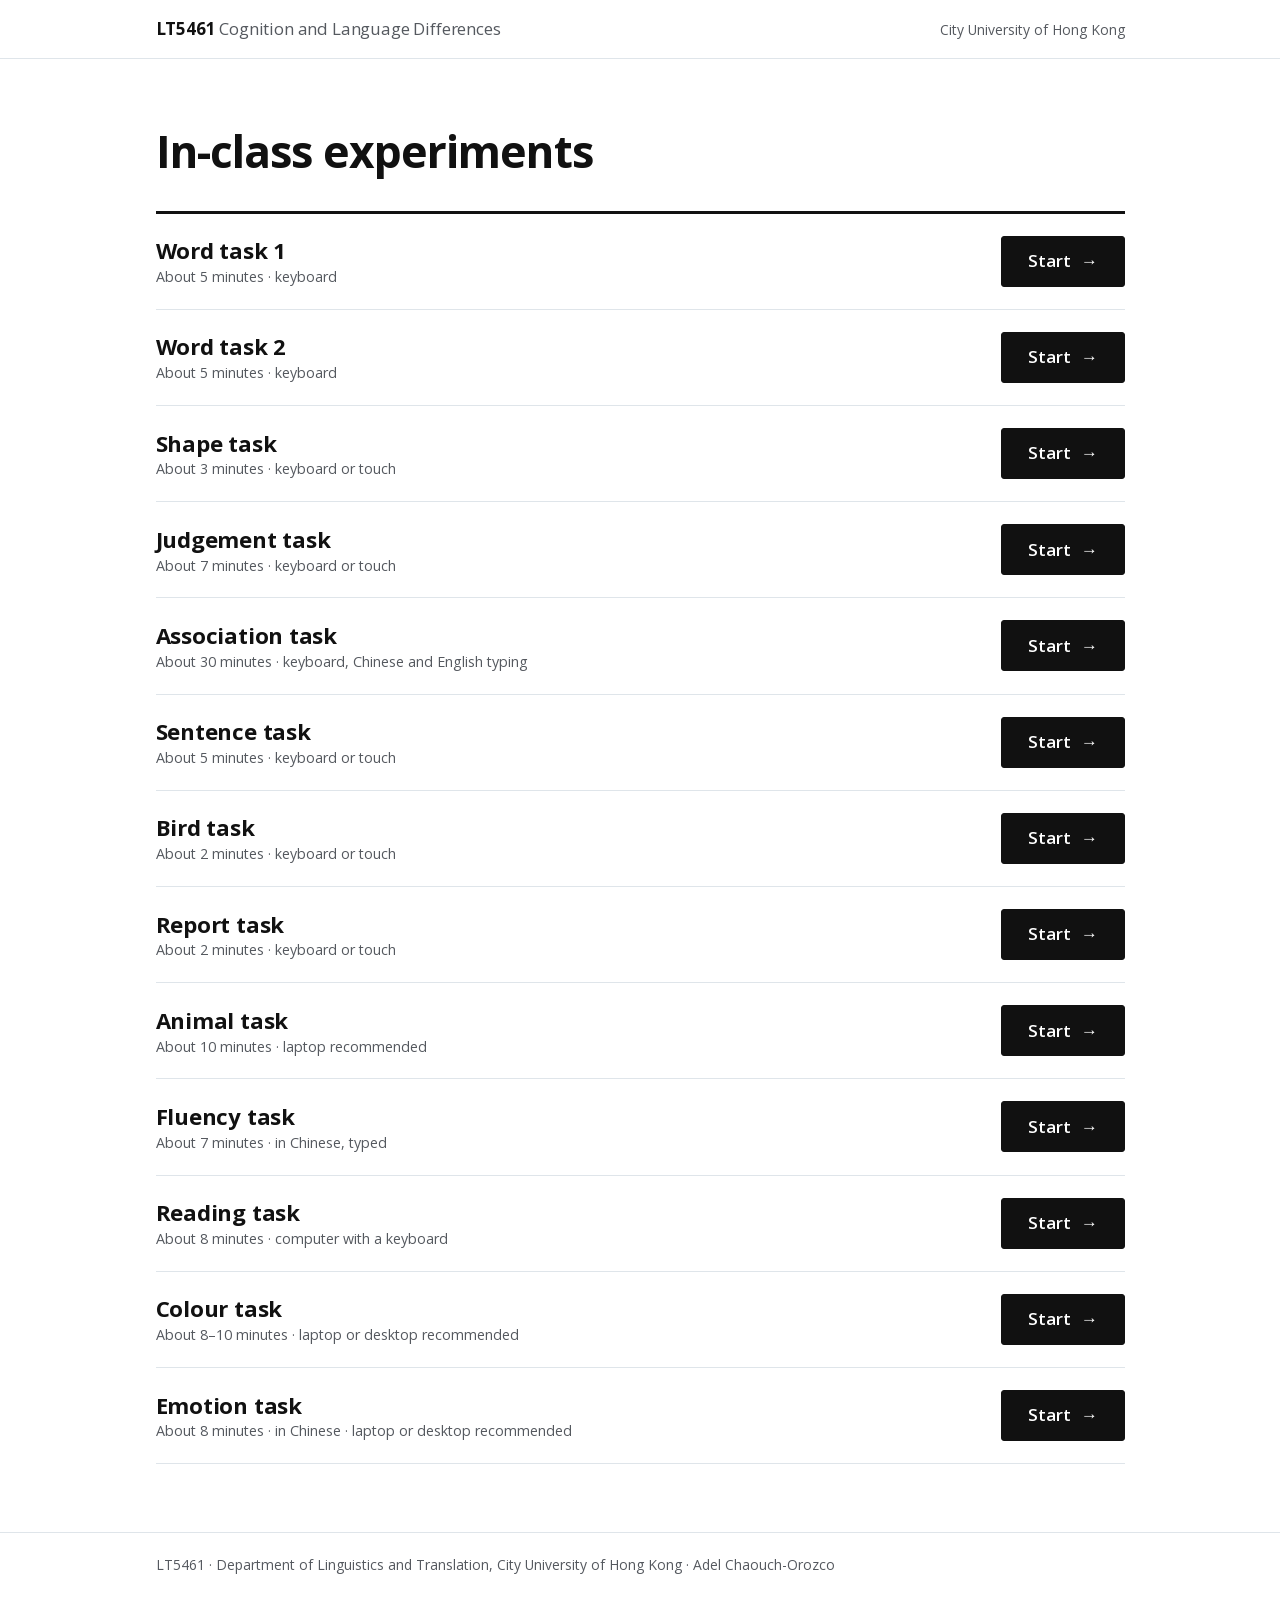
<file: index.html>
<!DOCTYPE html>
<html lang="en">
<head>
    <meta charset="UTF-8">
    <meta name="viewport" content="width=device-width, initial-scale=1.0">
    <meta name="robots" content="noindex, nofollow">
    <title>In-class experiments · LT5461</title>
    <meta name="description" content="Browser experiments for LT5461 Cognition and Language Differences, City University of Hong Kong.">
    <link rel="preload" href="assets/fonts/OpenSans-var.woff2" as="font" type="font/woff2" crossorigin>
    <link rel="stylesheet" href="assets/lab.css?v=9">
    <style>
        .runs { list-style: none; margin: 2rem 0 0; border-top: 3px solid var(--text); }
        .run { display: flex; flex-wrap: wrap; align-items: center; justify-content: space-between; gap: 0.75rem 1.5rem; padding: 1.3rem 0; border-bottom: 1px solid var(--border); }
        .run h2 { margin: 0; font-size: 1.3rem; }
        .run h2::before { display: none; }
        .run .meta { display: block; font-size: 0.84rem; font-weight: 400; color: var(--text-light); margin-top: 0.25rem; letter-spacing: 0; }
        .run.done h2::after { content: ' ✓'; font-size: 0.95rem; color: var(--mint-deep); }
    </style>
</head>
<body>
    <a class="skip-link" href="#main">Skip to content</a>
    <header class="masthead">
        <div class="masthead-inner">
            <span class="brand">LT5461 <span>Cognition and Language Differences</span></span>
            <span class="masthead-meta">City University of Hong Kong</span>
        </div>
    </header>

    <main id="main">
        <div class="page">
            <h1>In-class experiments</h1>
            <ul class="runs">
                <li class="run" data-exp="masked">
                    <h2>Word task 1<span class="meta">About 5 minutes · keyboard</span></h2>
                    <a class="btn" href="word-task-1.html">Start <span class="arrow" aria-hidden="true">→</span></a>
                </li>
                <li class="run" data-exp="visible">
                    <h2>Word task 2<span class="meta">About 5 minutes · keyboard</span></h2>
                    <a class="btn" href="word-task-2.html">Start <span class="arrow" aria-hidden="true">→</span></a>
                </li>
                <li class="run" data-exp="bouba">
                    <h2>Shape task<span class="meta">About 3 minutes · keyboard or touch</span></h2>
                    <a class="btn" href="shape-task.html">Start <span class="arrow" aria-hidden="true">→</span></a>
                </li>
                <li class="run" data-exp="fle">
                    <h2>Judgement task<span class="meta">About 7 minutes · keyboard or touch</span></h2>
                    <a class="btn" href="judgement-task.html">Start <span class="arrow" aria-hidden="true">→</span></a>
                </li>
                <li class="run" data-exp="fast">
                    <h2>Association task<span class="meta">About 30 minutes · keyboard, Chinese and English typing</span></h2>
                    <a class="btn" href="association-task.html">Start <span class="arrow" aria-hidden="true">→</span></a>
                </li>
                <li class="run" data-exp="svt">
                    <h2>Sentence task<span class="meta">About 5 minutes · keyboard or touch</span></h2>
                    <a class="btn" href="sentence-task.html">Start <span class="arrow" aria-hidden="true">→</span></a>
                </li>
                <li class="run" data-exp="birds">
                    <h2>Bird task<span class="meta">About 2 minutes · keyboard or touch</span></h2>
                    <a class="btn" href="bird-task.html">Start <span class="arrow" aria-hidden="true">→</span></a>
                </li>
                <li class="run" data-exp="report">
                    <h2>Report task<span class="meta">About 2 minutes · keyboard or touch</span></h2>
                    <a class="btn" href="report-task.html">Start <span class="arrow" aria-hidden="true">→</span></a>
                </li>
                <li class="run" data-exp="animals">
                    <h2>Animal task<span class="meta">About 10 minutes · laptop recommended</span></h2>
                    <a class="btn" href="animal-task.html">Start <span class="arrow" aria-hidden="true">→</span></a>
                </li>
                <li class="run" data-exp="fluency">
                    <h2>Fluency task<span class="meta">About 7 minutes · in Chinese, typed</span></h2>
                    <a class="btn" href="fluency-task.html">Start <span class="arrow" aria-hidden="true">→</span></a>
                </li>
                <li class="run" data-exp="reading">
                    <h2>Reading task<span class="meta">About 8 minutes · computer with a keyboard</span></h2>
                    <a class="btn" href="reading-task.html">Start <span class="arrow" aria-hidden="true">→</span></a>
                </li>
                <li class="run" data-exp="colour">
                    <h2>Colour task<span class="meta">About 8–10 minutes · laptop or desktop recommended</span></h2>
                    <a class="btn" href="colour-task.html">Start <span class="arrow" aria-hidden="true">→</span></a>
                </li>
                <li class="run" data-exp="emotion">
                    <h2>Emotion task<span class="meta">About 8 minutes · in Chinese · laptop or desktop recommended</span></h2>
                    <a class="btn" href="emotion-task.html">Start <span class="arrow" aria-hidden="true">→</span></a>
                </li>
            </ul>
        </div>
    </main>

    <footer class="footer">
        <div class="page">LT5461 · Department of Linguistics and Translation, City University of Hong Kong · Adel Chaouch-Orozco</div>
    </footer>

    <script>
        // Tick off tasks already completed on this device.
        (function () {
            try {
                var done = JSON.parse(localStorage.getItem('lt5461:done') || '{}');
                document.querySelectorAll('.run').forEach(function (li) {
                    if (done[li.dataset.exp]) li.classList.add('done');
                });
            } catch (e) { /* storage blocked */ }
        })();
    </script>
</body>
</html>
</file>
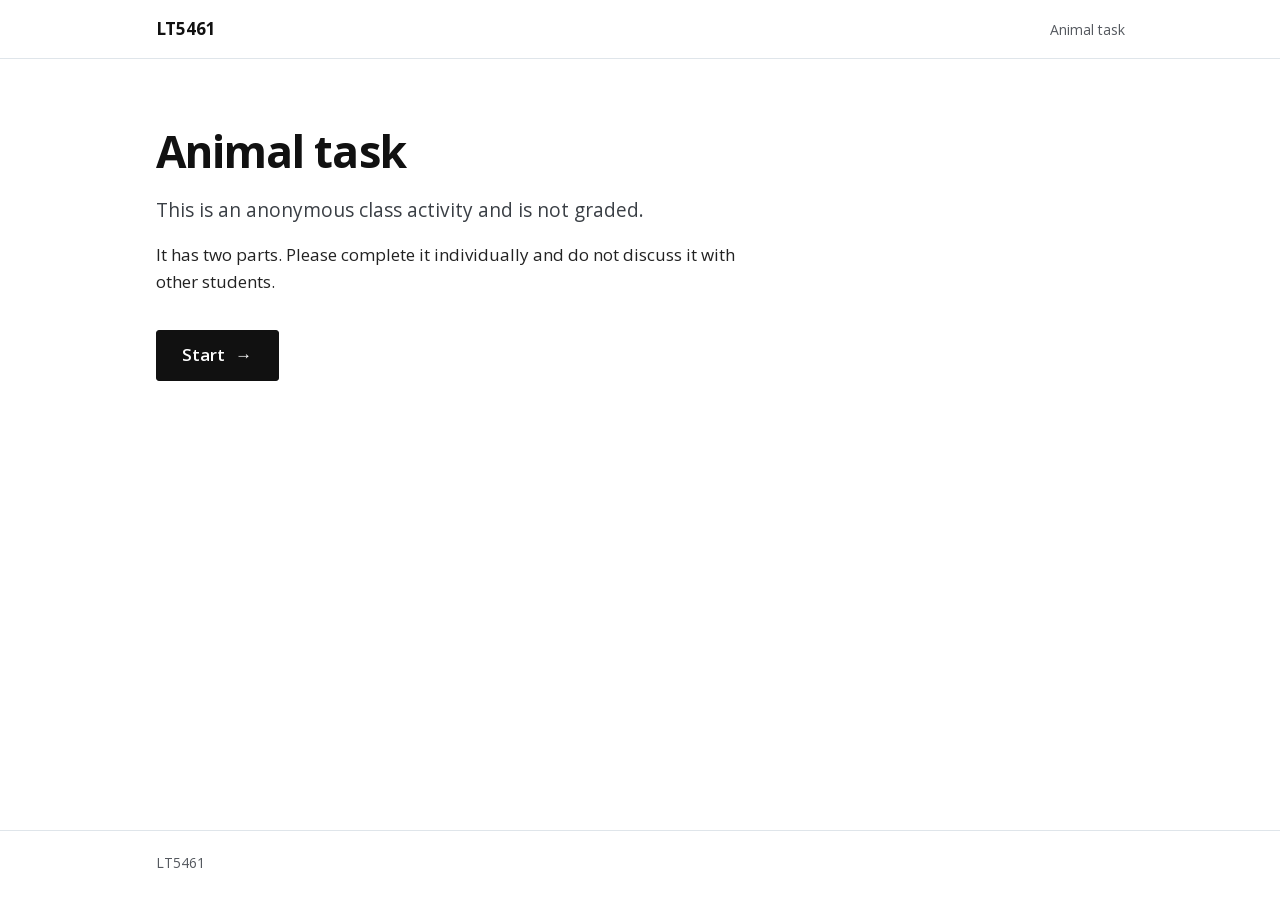
<file: animal-task.html>
<!DOCTYPE html>
<html lang="en">
<head>
    <meta charset="UTF-8">
    <meta name="viewport" content="width=device-width, initial-scale=1.0">
    <meta name="robots" content="noindex, nofollow">
    <title>Animal task · LT5461</title>
    <meta name="description" content="An in-class task for LT5461 at City University of Hong Kong.">
    <link rel="preload" href="assets/fonts/OpenSans-var.woff2" as="font" type="font/woff2" crossorigin>
    <link rel="stylesheet" href="assets/lab.css?v=9">
    <style>
        /* Part 1: the arrangement box fills the screen below the instructions. */
        .arrange-wrap { max-width: 72rem; margin: 0 auto; padding: 0.75rem 1rem 0; }
        .arrange-bar { display: flex; align-items: center; gap: 0.5rem 1rem; margin: 0 0 0.6rem; font-variant-numeric: tabular-nums; color: var(--text-secondary); font-weight: 600; }
        .arrange-h { font-size: 1.05rem; margin: 0 auto 0 0; color: var(--text); }
        .arrange-bar .btn { margin: 0; }
        #moved-count, .arrange-h { white-space: nowrap; }
        @media (max-width: 420px) { .arrange-bar { gap: 0.5rem; font-size: 0.88rem; } .arrange-h { font-size: 0.9rem; } .arrange-bar .btn { padding-left: 0.9rem; padding-right: 0.9rem; } }
        .arena { position: relative; width: 100%; height: 520px; border: 1.5px solid var(--border-input); border-radius: 4px; background: var(--bg); touch-action: none; overflow: hidden; }
        .animal { position: absolute; transform: translate(-50%, -50%); padding: 0.32rem 0.6rem; min-height: 2rem; font: inherit; font-size: 0.95rem; font-weight: 650; line-height: 1.2; white-space: nowrap;
            color: var(--text); background: var(--bg); border: 1.5px solid var(--text); border-radius: 4px; cursor: grab; touch-action: none; user-select: none; -webkit-user-select: none; }
        .animal.unmoved { border-style: dashed; border-color: var(--text-light); color: var(--text-secondary); background: var(--bg-alt); }
        .animal.selected { background: var(--text); color: var(--bg); border-style: solid; border-color: var(--text); }
        .animal.dragging { cursor: grabbing; box-shadow: 0 3px 10px rgba(0, 0, 0, 0.18); }
        .animal:focus-visible { outline: 2px solid var(--text); outline-offset: 2px; }
        @media (max-width: 560px) { .animal { font-size: 0.86rem; padding: 0.28rem 0.45rem; } }
        .confirm { margin: 0.75rem 0 1rem; }
        .confirm .actions { display: flex; flex-wrap: wrap; align-items: center; gap: 0.75rem 1.5rem; margin-top: 0.5rem; }
        /* Part 2: one question and a 0–100% slider. */
        .item-q { font-size: 1.2rem; font-weight: 650; color: var(--text); line-height: 1.5; margin: 0.5rem 0 0; text-wrap: pretty; }
        .infer-help { color: var(--text-secondary); margin: 0.9rem 0 0; text-wrap: pretty; }
        .slider { margin: 2rem 0 0; display: grid; grid-template-columns: 1fr auto; align-items: center; gap: 0.5rem 1rem; }
        .slider .scale-ends { grid-column: 1 / -1; margin-top: 0; font-size: 0.86rem; color: var(--text-secondary); }
        .slider output { font-weight: 750; font-size: 1.15rem; font-variant-numeric: tabular-nums; min-width: 3.2rem; text-align: right; color: var(--text); }
        input[type=range] { width: 100%; height: 2.75rem; margin: 0; background: transparent; accent-color: var(--text); cursor: pointer; }
        input[type=range]:focus-visible { outline: 2px solid var(--text); outline-offset: 4px; }
    </style>
</head>
<body>
    <a class="skip-link" href="#main">Skip to content</a>
    <header class="masthead">
        <div class="masthead-inner">
            <a class="brand" href="./">LT5461</a>
            <span class="masthead-meta">Animal task</span>
        </div>
    </header>

    <main id="main">
        <section class="screen page" id="s-intro"></section>
        <section class="screen page" id="s-part" hidden></section>
        <section class="screen" id="s-arrange" hidden></section>
        <section class="screen page" id="s-infer" hidden></section>
        <section class="screen page" id="s-final" hidden></section>
        <section class="screen page" id="s-done" hidden></section>
    </main>

    <footer class="footer">
        <div class="page">LT5461</div>
    </footer>

    <script src="assets/config.js?v=2"></script>
    <script src="assets/lab.js?v=10"></script>
    <script src="assets/animal-items.js?v=1"></script>
    <script src="assets/animals.js?v=3"></script>
</body>
</html>
</file>
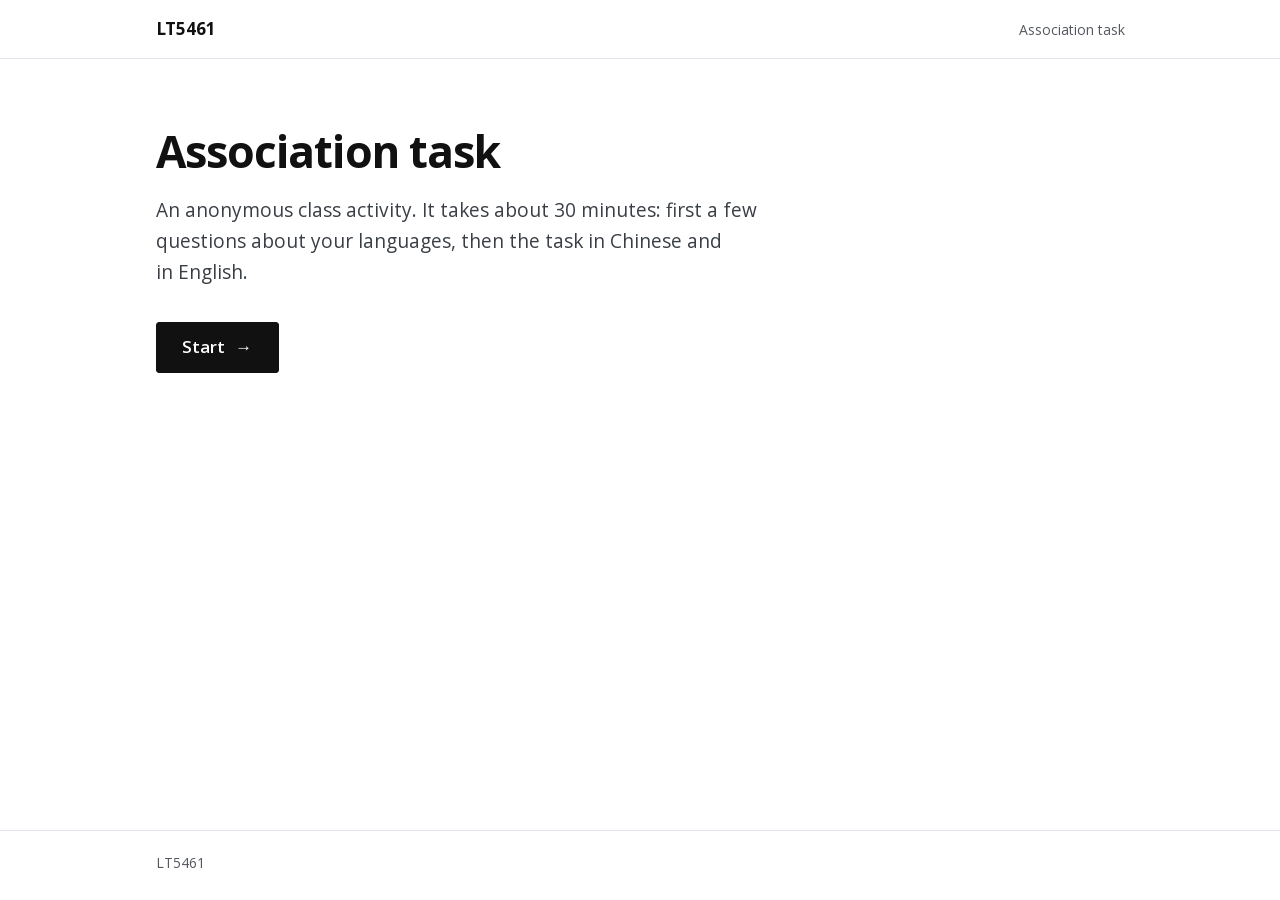
<file: association-task.html>
<!DOCTYPE html>
<html lang="en">
<head>
    <meta charset="UTF-8">
    <meta name="viewport" content="width=device-width, initial-scale=1.0">
    <meta name="robots" content="noindex, nofollow">
    <title>Association task · LT5461</title>
    <meta name="description" content="An in-class association task for LT5461 at City University of Hong Kong.">
    <link rel="preload" href="assets/fonts/OpenSans-var.woff2" as="font" type="font/woff2" crossorigin>
    <link rel="stylesheet" href="assets/lab.css?v=9">
</head>
<body>
    <a class="skip-link" href="#main" lang="en">Skip to content</a>
    <header class="masthead" lang="en">
        <div class="masthead-inner">
            <a class="brand" href="./">LT5461</a>
            <span class="masthead-meta">Association task</span>
        </div>
    </header>

    <main id="main">
        <section class="screen page" id="s-intro"></section>
        <section class="screen page" id="s-bg" hidden></section>
        <section class="screen page" id="s-prof" hidden></section>
        <section class="screen page" id="s-block" hidden></section>
        <section class="screen" id="s-item" hidden></section>
        <section class="screen page" id="s-done" hidden></section>
    </main>

    <footer class="footer" lang="en">
        <div class="page">LT5461</div>
    </footer>

    <script src="assets/config.js?v=2"></script>
    <script src="assets/lab.js?v=10"></script>
    <script src="assets/fast-stimuli.js?v=6"></script>
    <script src="assets/fast.js?v=8"></script>
</body>
</html>
</file>
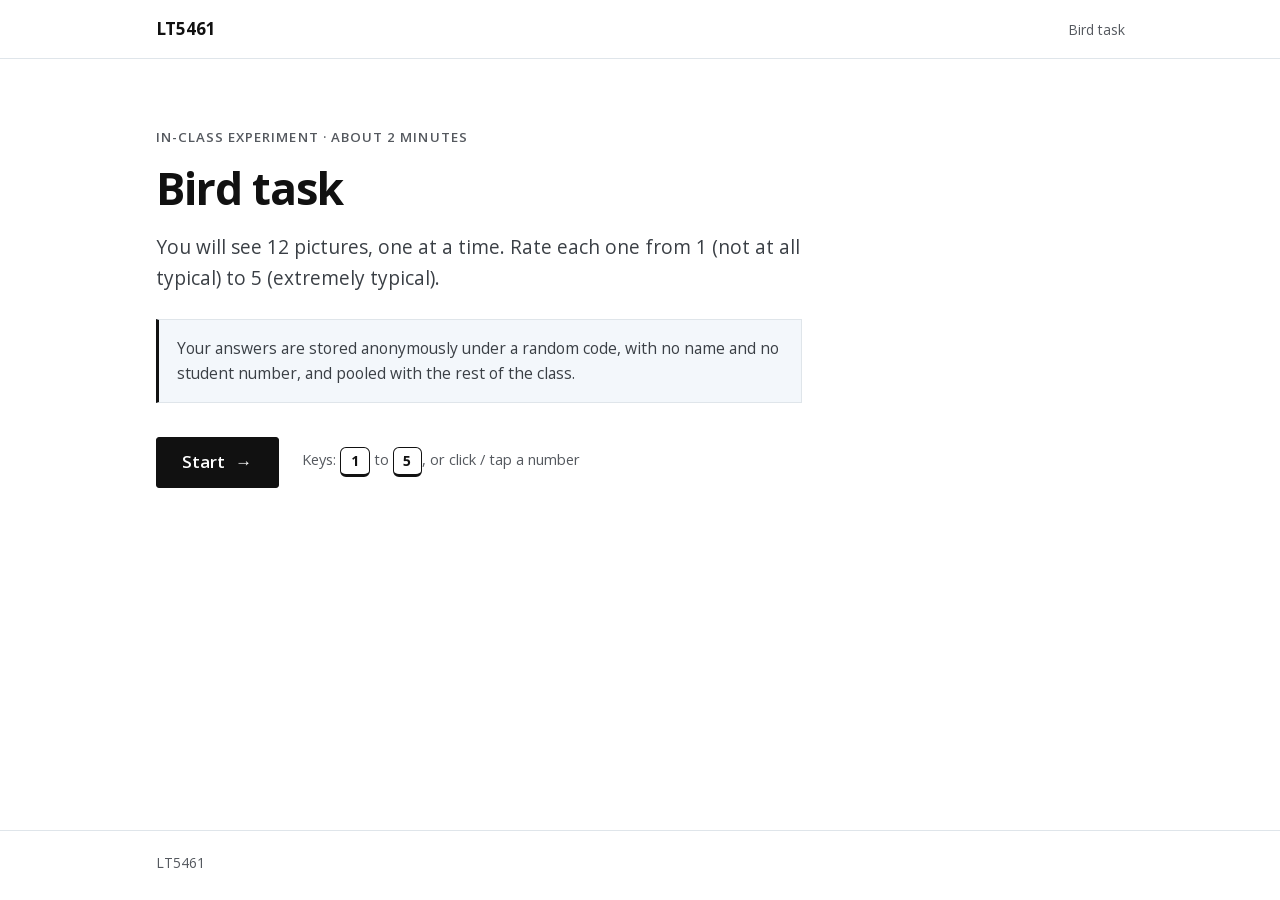
<file: bird-task.html>
<!DOCTYPE html>
<html lang="en">
<head>
    <meta charset="UTF-8">
    <meta name="viewport" content="width=device-width, initial-scale=1.0">
    <meta name="robots" content="noindex, nofollow">
    <title>Bird task · LT5461</title>
    <meta name="description" content="An in-class rating task for LT5461 at City University of Hong Kong.">
    <link rel="preload" href="assets/fonts/OpenSans-var.woff2" as="font" type="font/woff2" crossorigin>
    <link rel="stylesheet" href="assets/lab.css?v=10">
</head>
<body>
    <a class="skip-link" href="#main">Skip to content</a>
    <header class="masthead">
        <div class="masthead-inner">
            <a class="brand" href="./">LT5461</a>
            <span class="masthead-meta">Bird task</span>
        </div>
    </header>

    <main id="main">
        <section class="screen page" id="s-intro" aria-labelledby="intro-title">
            <div class="column">
                <p class="eyebrow">In-class experiment · about 2 minutes</p>
                <h1 id="intro-title">Bird task</h1>
                <p class="lead">You will see 12 pictures, one at a time. Rate each one from 1 (not at all typical) to 5 (extremely typical).</p>
                <p class="note">Your answers are stored anonymously under a random code, with no name and no student number, and pooled with the rest of the class.</p>
                <div class="actions">
                    <button class="btn" id="btn-start" type="button">Start <span class="arrow" aria-hidden="true">→</span></button>
                    <span class="key-hint">Keys: <kbd>1</kbd> to <kbd>5</kbd>, or click / tap a number</span>
                </div>
            </div>
        </section>

        <section class="screen" id="s-item" aria-labelledby="b-name" hidden>
            <div class="bird-wrap">
                <div class="progress progress-inline">
                    <div class="progress-meta"><span>Bird task</span><span id="b-count"></span></div>
                    <div class="progress-track" role="progressbar" aria-label="Progress" aria-valuemin="0" aria-valuemax="12" aria-valuenow="0"><i></i></div>
                </div>
                <h1 class="bird-name" id="b-name" tabindex="-1"></h1>
                <div id="b-photos"></div>
                <div class="bird-resp" role="group" aria-labelledby="b-name" aria-describedby="b-lo b-hi">
                    <div class="resp-scale" id="b-scale" style="--n:5"></div>
                    <div class="bird-ends"><span id="b-lo"></span><span id="b-hi"></span></div>
                </div>
            </div>
        </section>

        <section class="screen page" id="s-final" hidden></section>

        <section class="screen page" id="s-done" hidden>
            <div class="column">
                <h1>Submitted</h1>
                <p class="lead">Thank you.</p>
                <p class="small muted" id="done-status"></p>
            </div>
        </section>
    </main>

    <footer class="footer">
        <div class="page">LT5461</div>
    </footer>

    <script src="assets/config.js?v=2"></script>
    <script src="assets/lab.js?v=10"></script>
    <script src="assets/bird-items.js?v=1"></script>
    <script src="assets/birds.js?v=1"></script>
</body>
</html>
</file>
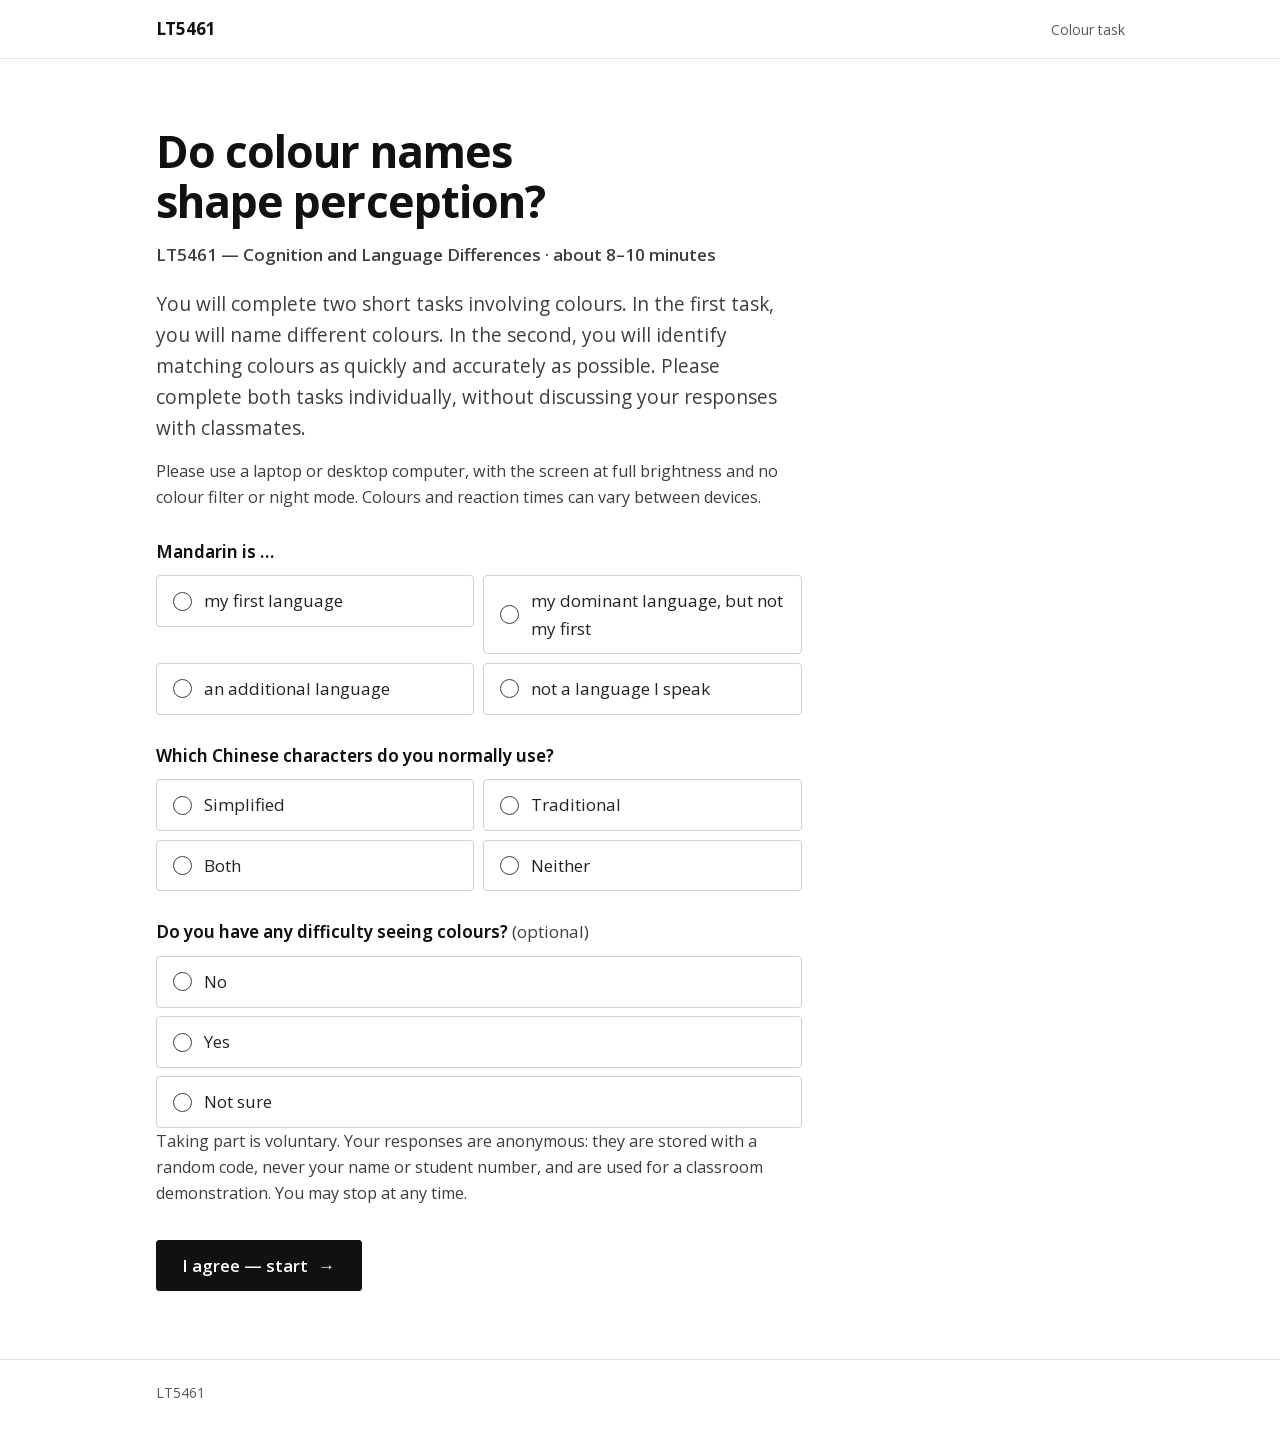
<file: colour-task.html>
<!DOCTYPE html>
<html lang="en">
<head>
    <meta charset="UTF-8">
    <meta name="viewport" content="width=device-width, initial-scale=1.0">
    <meta name="robots" content="noindex, nofollow">
    <title>Colour task · LT5461</title>
    <meta name="description" content="An in-class colour task for LT5461 at City University of Hong Kong.">
    <link rel="preload" href="assets/fonts/OpenSans-var.woff2" as="font" type="font/woff2" crossorigin>
    <link rel="stylesheet" href="assets/lab.css?v=9">
    <link rel="stylesheet" href="assets/colour.css?v=1">
</head>
<body>
    <a class="skip-link" href="#main">Skip to content</a>
    <header class="masthead">
        <div class="masthead-inner">
            <a class="brand" href="./">LT5461</a>
            <span class="masthead-meta">Colour task</span>
        </div>
    </header>

    <main id="main">
        <section class="screen page" id="s-intro"></section>
        <section class="screen page" id="s-task" hidden></section>
        <section class="screen page" id="s-done" hidden></section>
    </main>

    <footer class="footer">
        <div class="page">LT5461</div>
    </footer>

    <script src="assets/config.js?v=2"></script>
    <script src="assets/lab.js?v=10"></script>
    <script src="assets/colour-core.js?v=1"></script>
    <script src="assets/colour-analysis.js?v=2"></script>
    <script src="assets/colour.js?v=2"></script>
</body>
</html>
</file>
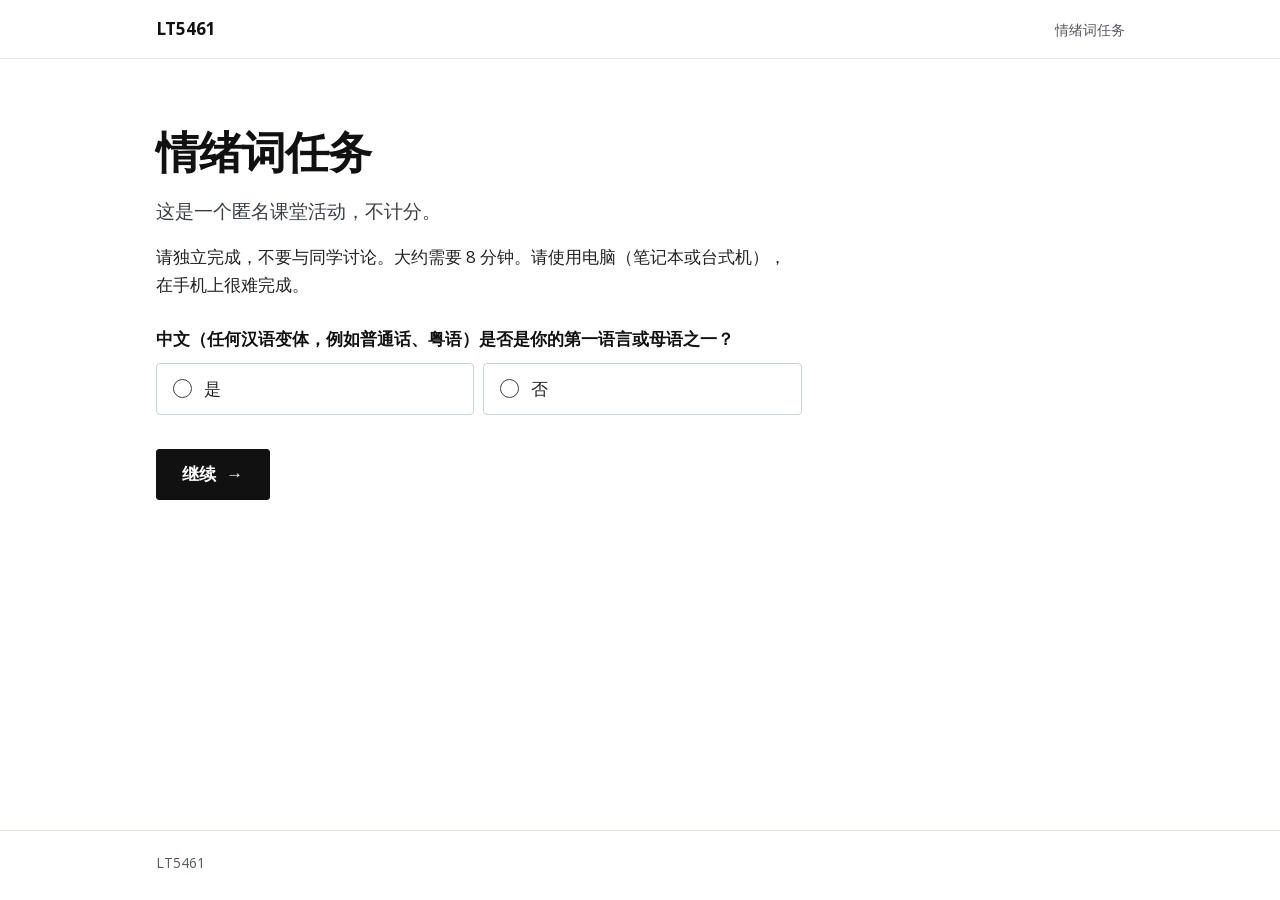
<file: emotion-task.html>
<!DOCTYPE html>
<html lang="zh-Hans">
<head>
    <meta charset="UTF-8">
    <meta name="viewport" content="width=device-width, initial-scale=1.0">
    <meta name="robots" content="noindex, nofollow">
    <title>情绪词任务 · LT5461</title>
    <meta name="description" content="An in-class task for LT5461 at City University of Hong Kong.">
    <link rel="preload" href="assets/fonts/OpenSans-var.woff2" as="font" type="font/woff2" crossorigin>
    <link rel="stylesheet" href="assets/lab.css?v=9">
    <style>
        /* Chinese page: CJK punctuation from the system's Chinese font (full width), Latin and digits from Open Sans. */
        @font-face { font-family: 'CJK Punct'; src: local('PingFang SC'), local('PingFangSC-Regular'), local('Noto Sans CJK SC'), local('Source Han Sans SC'), local('Microsoft YaHei'); unicode-range: U+2018-2019, U+201C-201D, U+2026, U+3000-303F, U+FF01-FF1F; }
        html:lang(zh-Hans) body { font-family: 'CJK Punct', 'Open Sans', var(--font-hans), sans-serif; }
        .lead, legend { text-wrap: pretty; }
        fieldset.missing legend { color: var(--danger); }
        fieldset.missing .choice > span { border-color: var(--danger); }
        .resume { margin: 1.5rem 0 0; padding: 1rem 1.1rem; background: var(--bg-alt); border-radius: 4px; }
        .resume p { margin: 0; }
        .resume .actions, .confirm .actions { display: flex; flex-wrap: wrap; align-items: center; gap: 0.75rem 1.5rem; margin-top: 0.6rem; }

        /* The box fills the screen below one line of instructions. */
        .arrange-wrap { max-width: 76rem; margin: 0 auto; padding: 0.75rem 1rem 0; }
        .arrange-bar { display: flex; align-items: center; gap: 0.5rem 1rem; margin: 0 0 0.6rem; font-variant-numeric: tabular-nums; color: var(--text-secondary); font-weight: 600; }
        .arrange-h { font-size: 1.05rem; margin: 0 auto 0 0; color: var(--text); }
        .arrange-bar .btn { margin: 0; }
        #moved-count, .arrange-h { white-space: nowrap; }
        @media (max-width: 420px) { .arrange-bar { gap: 0.5rem; font-size: 0.86rem; } .arrange-h { font-size: 0.88rem; } .arrange-bar .btn { padding-left: 0.9rem; padding-right: 0.9rem; } }
        .arena { position: relative; width: 100%; height: 560px; border: 1.5px solid var(--border-input); border-radius: 4px; background: var(--bg); touch-action: none; overflow: hidden; }
        .emo-word { position: absolute; transform: translate(-50%, -50%); padding: 0.28rem 0.55rem; min-height: 1.9rem; min-width: 2.4rem; font: inherit; font-size: 1rem; font-weight: 600; line-height: 1.2; white-space: nowrap;
            color: var(--text); background: var(--bg); border: 1.5px solid var(--text); border-radius: 4px; cursor: grab; touch-action: none; user-select: none; -webkit-user-select: none; }
        .emo-word.unmoved { border-style: dashed; border-color: var(--text-light); color: var(--text-secondary); background: var(--bg-alt); }
        .emo-word.selected { background: var(--text); color: var(--bg); border-style: solid; border-color: var(--text); }
        .emo-word.dragging { cursor: grabbing; box-shadow: 0 3px 10px rgba(0, 0, 0, 0.18); }
        .emo-word:focus-visible { outline: 2px solid var(--text); outline-offset: 2px; }
        @media (max-width: 560px) { .emo-word { font-size: 0.86rem; padding: 0.2rem 0.3rem; min-width: 2rem; min-height: 1.6rem; } }
        .confirm { margin: 0.75rem 0 1rem; }
    </style>
</head>
<body>
    <a class="skip-link" href="#main">跳到主要内容</a>
    <header class="masthead">
        <div class="masthead-inner">
            <a class="brand" href="./">LT5461</a>
            <span class="masthead-meta">情绪词任务</span>
        </div>
    </header>

    <main id="main">
        <section class="screen page" id="s-intro"></section>
        <section class="screen page" id="s-part" hidden></section>
        <section class="screen" id="s-arrange" hidden></section>
        <section class="screen page" id="s-done" hidden></section>
    </main>

    <footer class="footer">
        <div class="page">LT5461</div>
    </footer>

    <script src="assets/config.js?v=2"></script>
    <script src="assets/lab.js?v=10"></script>
    <script src="assets/emotion-core.js?v=1"></script>
    <script src="assets/emotion.js?v=2"></script>
</body>
</html>
</file>
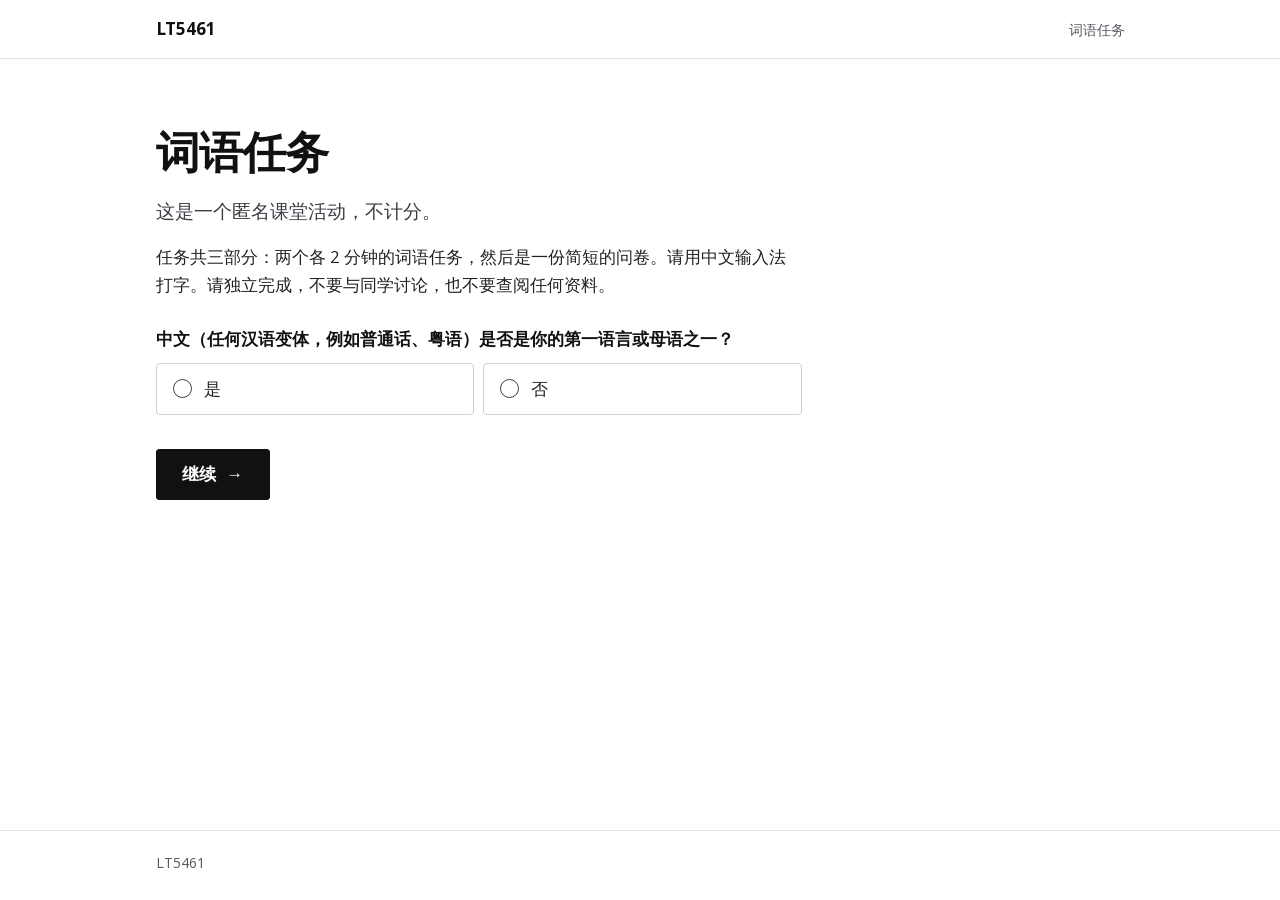
<file: fluency-task.html>
<!DOCTYPE html>
<html lang="zh-Hans">
<head>
    <meta charset="UTF-8">
    <meta name="viewport" content="width=device-width, initial-scale=1.0">
    <meta name="robots" content="noindex, nofollow">
    <title>词语任务 · LT5461</title>
    <meta name="description" content="An in-class task for LT5461 at City University of Hong Kong.">
    <link rel="preload" href="assets/fonts/OpenSans-var.woff2" as="font" type="font/woff2" crossorigin>
    <link rel="stylesheet" href="assets/lab.css?v=9">
    <style>
        /* Chinese page: CJK punctuation from the system's Chinese font (full width), Latin and digits from Open Sans. */
        @font-face { font-family: 'CJK Punct'; src: local('PingFang SC'), local('PingFangSC-Regular'), local('Noto Sans CJK SC'), local('Source Han Sans SC'), local('Microsoft YaHei'); unicode-range: U+2018-2019, U+201C-201D, U+2026, U+3000-303F, U+FF01-FF1F; }
        html:lang(zh-Hans) body { font-family: 'CJK Punct', 'Open Sans', var(--font-hans), sans-serif; }
        .lead, legend { text-wrap: pretty; }
        .part-label { margin: 0 0 0.35rem; font-size: 0.9rem; font-weight: 650; letter-spacing: 0.04em; color: var(--text-secondary); }
        fieldset.missing legend { color: var(--danger); }
        fieldset.missing .choice > span { border-color: var(--danger); }

        /* The fluency block: the category, a count and the clock in one row; a draining bar; the box; the words so far. */
        .flu-bar { display: flex; align-items: baseline; gap: 0.5rem 1.25rem; }
        .flu-cat { margin: 0 auto 0 0; font-size: 1.6rem; }
        .flu-count { color: var(--text-secondary); font-weight: 650; font-variant-numeric: tabular-nums; white-space: nowrap; }
        .flu-timer { font-size: 1.6rem; font-weight: 750; font-variant-numeric: tabular-nums; color: var(--text); min-width: 3.4ch; text-align: right; }
        .flu-timer.low { color: var(--danger); }
        .flu-track { height: 4px; margin: 0.6rem 0 1.1rem; background: var(--border); border-radius: 2px; overflow: hidden; }
        .flu-track span { display: block; height: 100%; background: var(--text); transform-origin: left; transition: transform 0.2s linear; }
        @media (prefers-reduced-motion: reduce) { .flu-track span { transition: none; } }
        .flu-form { display: flex; gap: 0.6rem; }
        .flu-form .btn { margin: 0; flex: none; }
        .flu-input { flex: 1; min-width: 0; font: inherit; font-size: 1.25rem; padding: 0.6rem 0.8rem; min-height: 3rem; color: var(--text); background: var(--bg); border: 1.5px solid var(--border-input); border-radius: 4px; }
        .flu-input:focus-visible { outline: 2px solid var(--text); outline-offset: 2px; border-color: var(--text); }
        .flu-input:disabled { background: var(--bg-alt); }
        .flu-msg { min-height: 1.5rem; margin: 0.6rem 0 0; font-weight: 650; color: var(--text); }
        .flu-list { list-style: none; margin: 0.4rem 0 0; padding: 0; display: flex; flex-wrap: wrap; gap: 0.45rem; max-height: 40vh; overflow-y: auto; align-content: flex-start; }
        .flu-list li { padding: 0.25rem 0.65rem; border: 1px solid var(--border-strong); border-radius: 999px; font-size: 1.02rem; line-height: 1.4; color: var(--text); background: var(--bg); }
        .flu-list li.repeat { color: var(--text-light); border-style: dashed; }
        .flu-next .actions { margin-top: 1.25rem; }

        /* The questionnaire: the seven labels once at the top, then the ten statements. */
        .scale-key { list-style: none; margin: 1rem 0 0.5rem; padding: 0.75rem 1rem; background: var(--bg-alt); border-radius: 4px; display: grid; gap: 0.2rem; font-size: 0.95rem; color: var(--text-secondary); }
        .scale-key b { display: inline-block; min-width: 1.4rem; color: var(--text); font-variant-numeric: tabular-nums; }
        fieldset.item legend { font-weight: 650; color: var(--text); line-height: 1.6; }
        .item-n { display: inline-block; min-width: 1.8rem; color: var(--text-secondary); font-variant-numeric: tabular-nums; }
    </style>
</head>
<body>
    <a class="skip-link" href="#main">跳到主要内容</a>
    <header class="masthead">
        <div class="masthead-inner">
            <a class="brand" href="./">LT5461</a>
            <span class="masthead-meta">词语任务</span>
        </div>
    </header>

    <main id="main">
        <section class="screen page" id="s-intro"></section>
        <section class="screen page" id="s-part" hidden></section>
        <section class="screen page" id="s-flu" hidden></section>
        <section class="screen page" id="s-scale" hidden></section>
        <section class="screen page" id="s-done" hidden></section>
    </main>

    <footer class="footer">
        <div class="page">LT5461</div>
    </footer>

    <script src="assets/config.js?v=2"></script>
    <script src="assets/lab.js?v=10"></script>
    <script src="assets/fluency.js?v=1"></script>
</body>
</html>
</file>
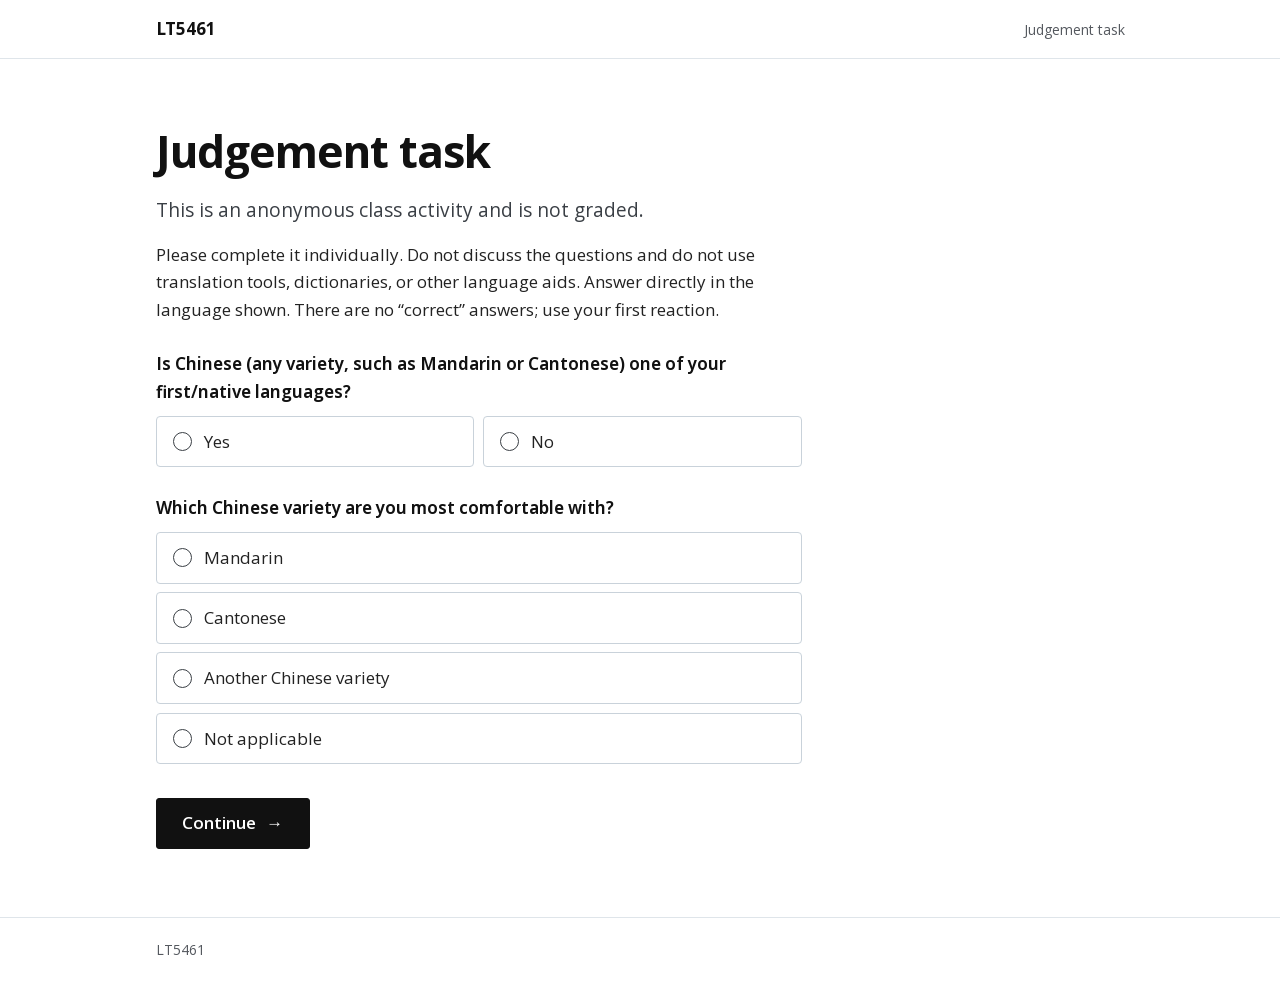
<file: judgement-task.html>
<!DOCTYPE html>
<html lang="en">
<head>
    <meta charset="UTF-8">
    <meta name="viewport" content="width=device-width, initial-scale=1.0">
    <meta name="robots" content="noindex, nofollow">
    <title>Judgement task · LT5461</title>
    <meta name="description" content="An in-class judgement task for LT5461 at City University of Hong Kong.">
    <link rel="preload" href="assets/fonts/OpenSans-var.woff2" as="font" type="font/woff2" crossorigin>
    <link rel="stylesheet" href="assets/lab.css?v=9">
</head>
<body>
    <a class="skip-link" href="#main">Skip to content</a>
    <header class="masthead">
        <div class="masthead-inner">
            <a class="brand" href="./">LT5461</a>
            <span class="masthead-meta"></span>
        </div>
    </header>

    <main id="main">
        <section class="screen page" id="s-intro"></section>
        <section class="screen page" id="s-part" hidden></section>
        <section class="screen" id="s-item" hidden></section>
        <section class="screen page" id="s-final" hidden></section>
        <section class="screen page" id="s-done" hidden></section>
    </main>

    <footer class="footer">
        <div class="page">LT5461</div>
    </footer>

    <script src="assets/config.js?v=2"></script>
    <script src="assets/lab.js?v=10"></script>
    <script src="assets/fle.js?v=7"></script>
</body>
</html>
</file>
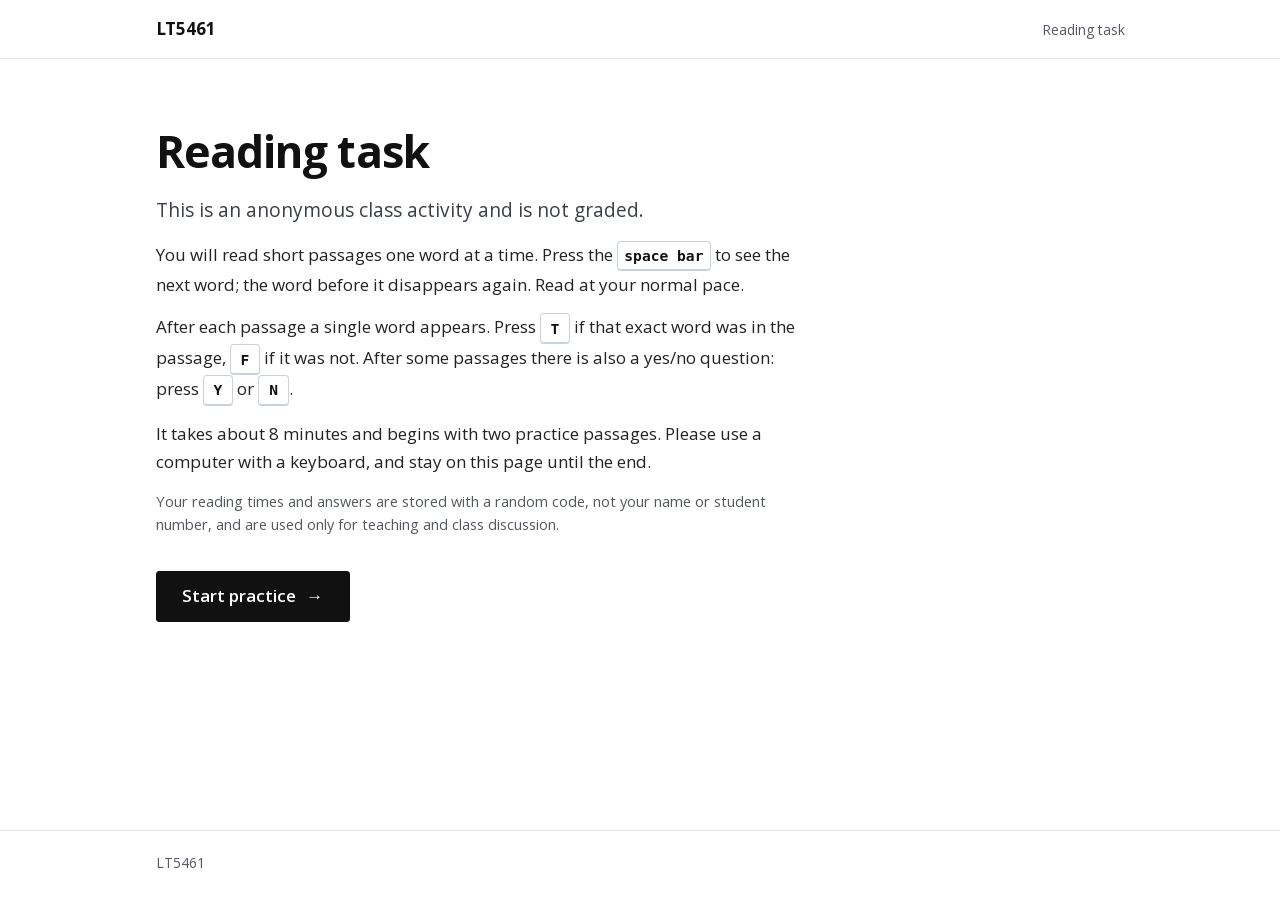
<file: reading-task.html>
<!DOCTYPE html>
<html lang="en">
<head>
    <meta charset="UTF-8">
    <meta name="viewport" content="width=device-width, initial-scale=1.0">
    <meta name="robots" content="noindex, nofollow">
    <title>Reading task · LT5461</title>
    <meta name="description" content="An in-class reading task for LT5461 at City University of Hong Kong.">
    <link rel="preload" href="assets/fonts/OpenSans-var.woff2" as="font" type="font/woff2" crossorigin>
    <link rel="stylesheet" href="assets/lab.css?v=9">
    <style>
        kbd { font: 600 0.86em ui-monospace, SFMono-Regular, Menlo, Consolas, monospace; border: 1px solid var(--border-strong); border-bottom-width: 2px; border-radius: 4px; padding: 0.05rem 0.4rem; color: var(--text); background: var(--bg); }
        /* The trial: a thin progress line, the stage, and (for touch) the buttons under it. */
        .rt { max-width: 52rem; }
        .rt-top { display: flex; align-items: center; gap: 1rem; font-size: 0.88rem; color: var(--text-secondary); font-variant-numeric: tabular-nums; }
        .rt-top #r-progress { white-space: nowrap; min-width: 8.5rem; }
        .rt-track { flex: 1; height: 3px; background: var(--border); border-radius: 2px; overflow: hidden; }
        .rt-track span { display: block; height: 100%; background: var(--text-secondary); transform-origin: left; transform: scaleX(0); }
        .rt-stage { min-height: 15rem; margin: 2.5rem 0 1.5rem; display: flex; flex-direction: column; justify-content: center; }
        .rt-stage.reading { justify-content: flex-start; }
        /* Monospaced text: a word and its dashes take the same width, so nothing moves. The shown word changes colour only (no bold). */
        .rt-line { font: 1.32rem/2.1 ui-monospace, SFMono-Regular, Menlo, Consolas, 'Liberation Mono', monospace; color: var(--text-light); margin: 0; letter-spacing: 0; word-spacing: 0.1em; }
        .rt-line span.on { color: var(--text); }
        .rt-line2 { margin-top: 1.5rem; }
        .rt-ready, .rt-q, .rt-keys { color: var(--text-secondary); margin: 0.4rem 0; }
        .rt-probe { font: 600 2.1rem/1.3 ui-monospace, SFMono-Regular, Menlo, Consolas, monospace; color: var(--text); margin: 1rem 0; }
        .rt-question { font-size: 1.35rem; line-height: 1.5; color: var(--text); margin: 0 0 0.75rem; text-wrap: pretty; }
        .rt-h { font-size: 1.4rem; margin: 0 0 0.5rem; }
        .rt-tap { display: flex; flex-wrap: wrap; gap: 0.6rem; }
        .rt-tap .btn { margin: 0; }
        .btn-secondary { background: var(--bg); color: var(--text); border: 1.5px solid var(--border-input); }
        @media (hover: hover) and (pointer: fine) { .rt-tap .btn { opacity: 0.75; } }
        @media (max-width: 560px) { .rt-line { font-size: 1.02rem; } .rt-probe { font-size: 1.6rem; } }
    </style>
</head>
<body>
    <a class="skip-link" href="#main">Skip to content</a>
    <header class="masthead">
        <div class="masthead-inner">
            <a class="brand" href="./">LT5461</a>
            <span class="masthead-meta">Reading task</span>
        </div>
    </header>

    <main id="main">
        <section class="screen page" id="s-intro"></section>
        <section class="screen page" id="s-trial" hidden></section>
        <section class="screen page" id="s-done" hidden></section>
    </main>

    <footer class="footer">
        <div class="page">LT5461</div>
    </footer>

    <script src="assets/config.js?v=2"></script>
    <script src="assets/lab.js?v=10"></script>
    <script src="assets/reading-core.js?v=1"></script>
    <script src="assets/reading.js?v=1"></script>
</body>
</html>
</file>
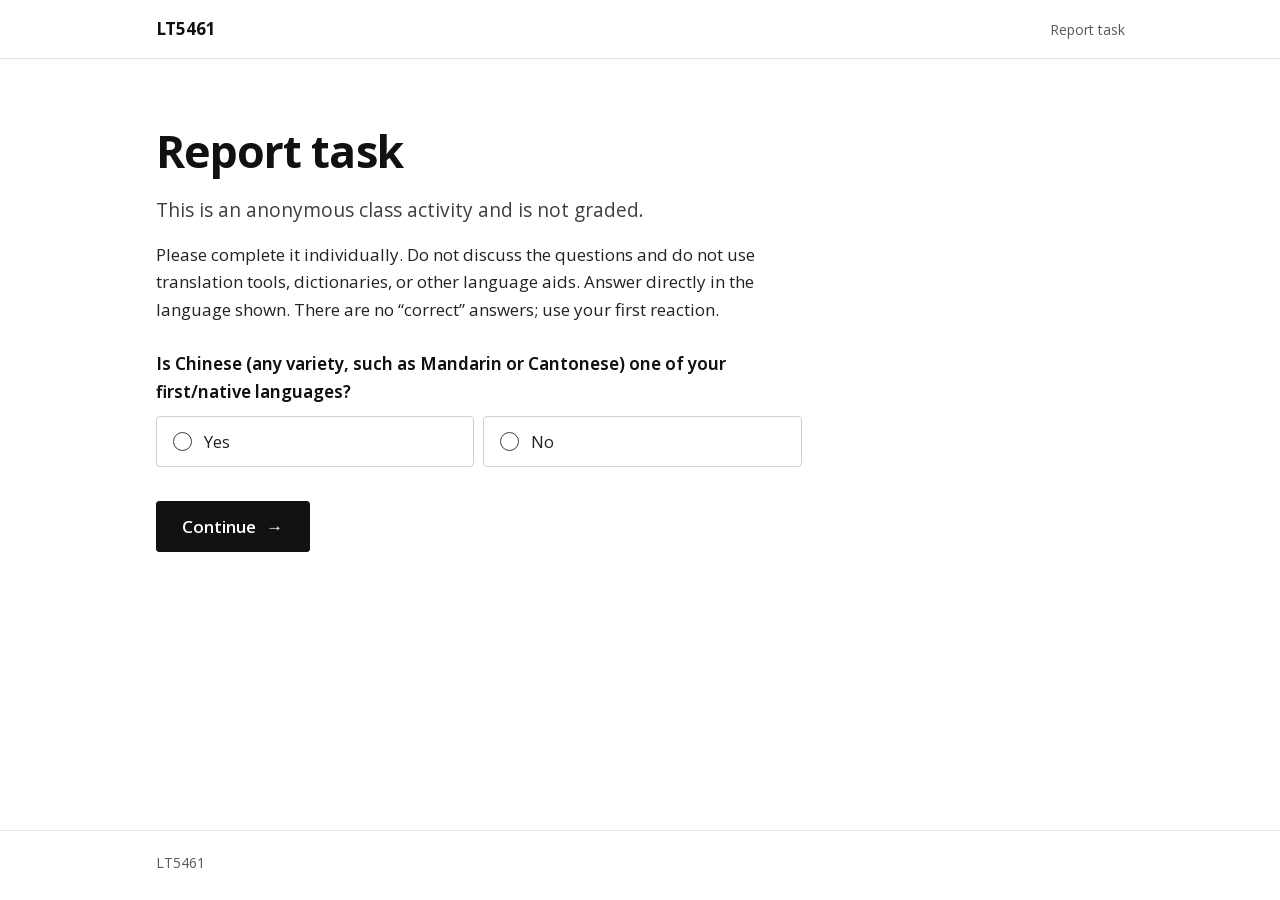
<file: report-task.html>
<!DOCTYPE html>
<html lang="en">
<head>
    <meta charset="UTF-8">
    <meta name="viewport" content="width=device-width, initial-scale=1.0">
    <meta name="robots" content="noindex, nofollow">
    <title>Report task · LT5461</title>
    <meta name="description" content="An in-class reading task for LT5461 at City University of Hong Kong.">
    <link rel="preload" href="assets/fonts/OpenSans-var.woff2" as="font" type="font/woff2" crossorigin>
    <link rel="stylesheet" href="assets/lab.css?v=9">
    <style>
        /* Chinese pages: quotation marks and CJK punctuation come from the system's Chinese font (full width), the rest from Open Sans. */
        @font-face { font-family: 'CJK Punct'; src: local('PingFang SC'), local('PingFangSC-Regular'), local('Noto Sans CJK SC'), local('Source Han Sans SC'), local('Microsoft YaHei'); unicode-range: U+2018-2019, U+201C-201D, U+2026, U+3000-303F, U+FF01-FF1F; }
        html:lang(zh-Hans) body { font-family: 'CJK Punct', 'Open Sans', var(--font-hans), sans-serif; }
        .report-text, legend, .lead { text-wrap: pretty; }
        fieldset.missing legend { color: var(--danger); }
        fieldset.missing .choice > span, .prof-row.missing .choice > span { border-color: var(--danger); }
        .prof-row.missing .prof-skill { color: var(--danger); }
        .report-lead { font-weight: 650; color: var(--text); margin: 0; }
        .report-text { margin: 0.9rem 0 0; padding: 1.1rem 1.25rem; border-left: 3px solid var(--text); background: var(--bg-alt); font-size: 1.08rem; line-height: 1.7; color: var(--text); }
        .report-text strong { font-weight: 750; }
        :lang(zh) .report-text { line-height: 1.85; }
    </style>
</head>
<body>
    <a class="skip-link" href="#main">Skip to content</a>
    <header class="masthead">
        <div class="masthead-inner">
            <a class="brand" href="./">LT5461</a>
            <span class="masthead-meta"></span>
        </div>
    </header>

    <main id="main">
        <section class="screen page" id="s-intro"></section>
        <section class="screen page" id="s-report" hidden></section>
        <section class="screen page" id="s-final" hidden></section>
        <section class="screen page" id="s-done" hidden></section>
    </main>

    <footer class="footer">
        <div class="page">LT5461</div>
    </footer>

    <script src="assets/config.js?v=2"></script>
    <script src="assets/lab.js?v=10"></script>
    <script src="assets/report.js?v=3"></script>
</body>
</html>
</file>
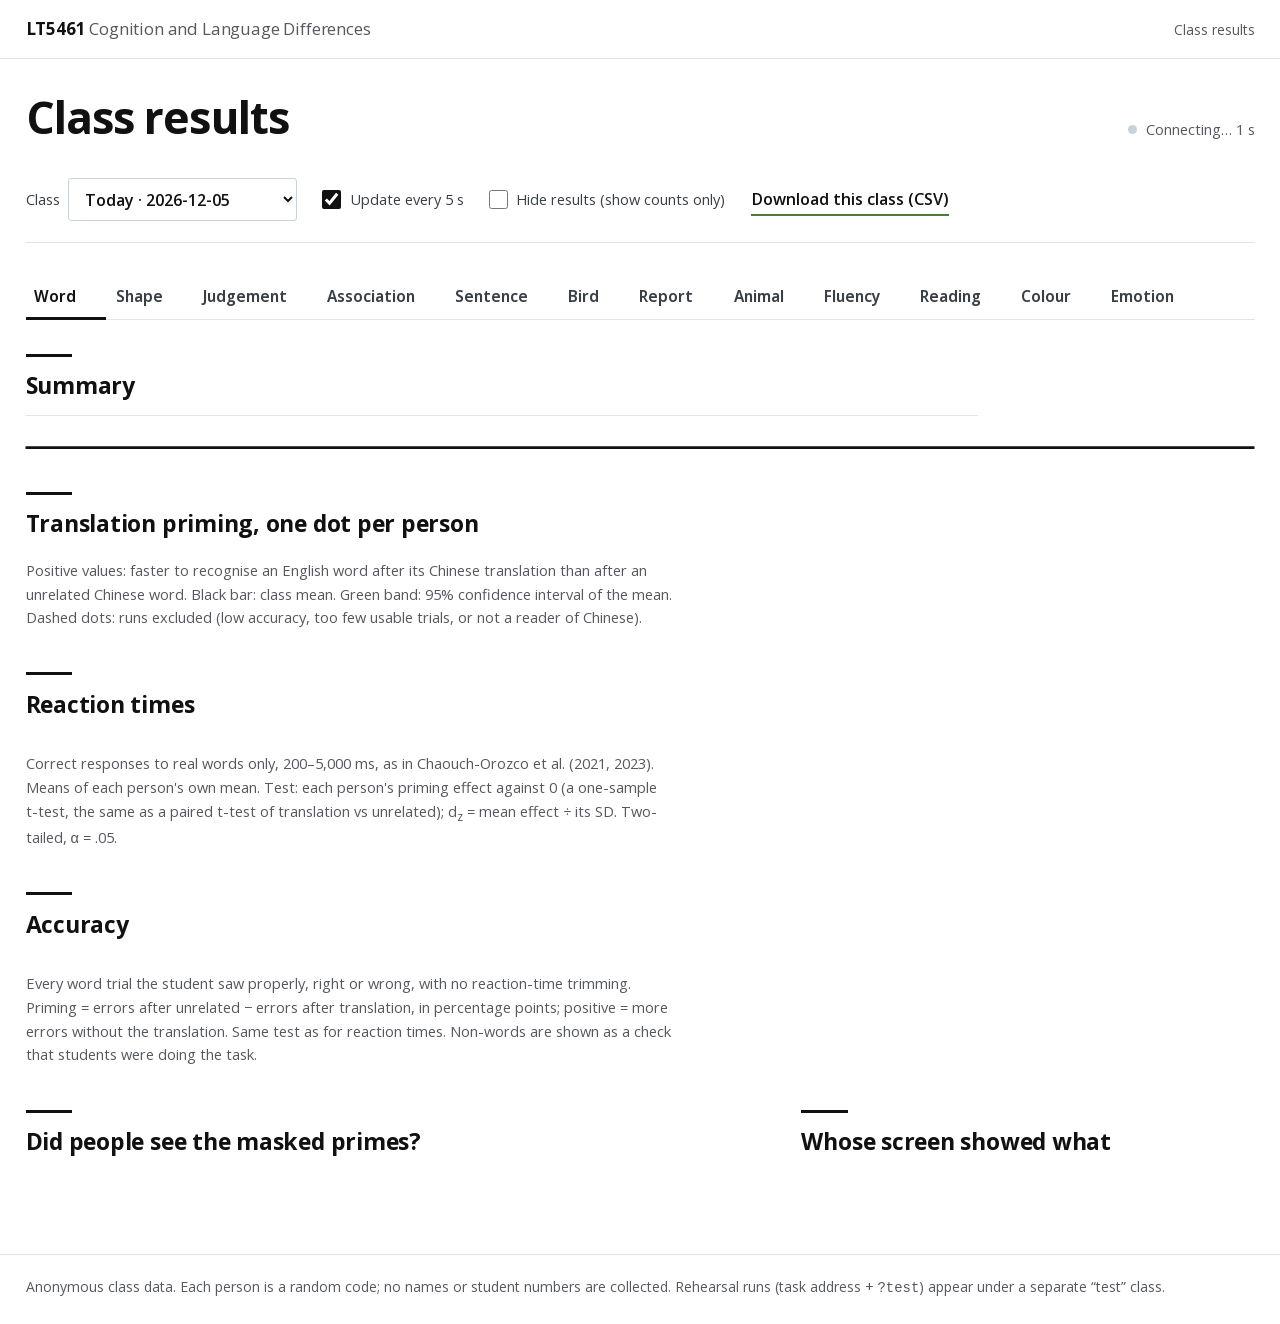
<file: results.html>
<!DOCTYPE html>
<html lang="en">
<head>
    <meta charset="UTF-8">
    <meta name="viewport" content="width=device-width, initial-scale=1.0">
    <meta name="robots" content="noindex, nofollow">
    <title>Class results · LT5461</title>
    <meta name="description" content="Live, anonymous class results for the LT5461 in-class experiments.">
    <link rel="preload" href="assets/fonts/OpenSans-var.woff2" as="font" type="font/woff2" crossorigin>
    <link rel="stylesheet" href="assets/lab.css?v=9">
    <link rel="stylesheet" href="assets/colour.css?v=1">
    <link rel="stylesheet" href="assets/emotion.css?v=2">
    <style>
        :root { --wide: 76rem; }
        .dash-controls { display: flex; flex-wrap: wrap; align-items: center; gap: 0.75rem 1.5rem; padding: 1rem 0 1.25rem; border-bottom: 1px solid var(--border); }
        .dash-controls label { font-size: 0.86rem; color: var(--text-secondary); display: inline-flex; align-items: center; gap: 0.5rem; }
        .dash-controls select { font: 600 0.95rem var(--font); color: var(--text); padding: 0.45rem 2rem 0.45rem 0.7rem; border: 1px solid var(--border-strong); border-radius: 3px; background: #fff; min-height: 2.5rem; }
        .toggle { display: inline-flex; align-items: center; gap: 0.55rem; font-size: 0.9rem; color: var(--text); cursor: pointer; }
        .toggle input { width: 1.1rem; height: 1.1rem; accent-color: #111; }
        .tabs { display: flex; gap: 0.25rem; margin: 1.75rem 0 0; border-bottom: 1px solid var(--border); }
        .tab { font: 650 1rem var(--font); color: var(--text-secondary); background: none; border: 0; border-bottom: 3px solid transparent; padding: 0.7rem 1rem 0.6rem; margin-bottom: -1px; cursor: pointer; min-height: 2.75rem; }
        .tab[aria-selected="true"] { color: var(--text); border-bottom-color: var(--text); }
        .tab:hover { color: var(--text); }
        .tab .n { font-weight: 500; color: var(--text-light); margin-left: 0.35rem; font-variant-numeric: tabular-nums; display: inline-block; min-width: 2ch; text-align: left; }
        /* Six tabs do not fit a tablet or phone: they wrap onto a second row. */
        .tab { white-space: nowrap; }
        /* Eight tabs: one row on a 1440 projector; they wrap rather than overflow on anything narrower. */
        .tabs { flex-wrap: wrap; row-gap: 0; }
        @media (min-width: 1041px) { .tabs { gap: 0.1rem; } .tab { padding-left: 0.5rem; padding-right: 0.5rem; font-size: 0.9rem; } .tab .n { margin-left: 0.2rem; } }
        @media (max-width: 1040px) { .tabs { flex-wrap: wrap; row-gap: 0; } .tab { padding: 0.6rem 0.65rem 0.5rem; font-size: 0.95rem; } }
        /* Phones: one row of tabs that scrolls sideways (after the rule above, which it overrides). */
        @media (max-width: 600px) { .tabs { flex-wrap: nowrap; overflow-x: auto; scrollbar-width: thin; } .tab { flex: 0 0 auto; } }
        .panel-grid { display: grid; grid-template-columns: minmax(0, 1fr); gap: 0 3rem; }
        @media (min-width: 1100px) { .panel-grid.two { grid-template-columns: minmax(0, 1.6fr) minmax(0, 1fr); } }
        .bars { display: grid; gap: 0.55rem; margin-top: 0.75rem; }
        .bar-row { display: grid; grid-template-columns: minmax(9rem, 14rem) 1fr 3.5rem; align-items: center; gap: 0.75rem; font-size: 0.9rem; }
        .bar-track { height: 0.9rem; background: var(--bg-alt); border: 1px solid var(--border); }
        .bar-fill { height: 100%; background: var(--text); width: 0; transition: width 0.6s var(--ease); }
        .bar-row .v { text-align: right; font-variant-numeric: tabular-nums; color: var(--text); font-weight: 650; }
        table.data .sep { border-left: 1px solid var(--border); padding-left: 0.9rem; }
        table.data thead th[colspan] { text-align: right; font-weight: 600; color: var(--text-light); }
        .hidden-results .results-body { display: none; }
        .veil { display: none; padding: 3rem 0; }
        .hidden-results .veil { display: block; }
        .veil .big { font-size: clamp(4rem, 12vw, 8rem); font-weight: 700; letter-spacing: -0.04em; line-height: 1; color: var(--text); font-variant-numeric: tabular-nums; }
        .veil-grid { display: grid; grid-template-columns: repeat(auto-fit, minmax(14rem, 1fr)); gap: 2rem; }
        .r-pair { display: grid; gap: 1rem; align-items: start; }
        .r-pair .table-wrap { max-width: 32rem; }
        #r-cells td .k { display: block; font-size: 0.8rem; color: var(--text-secondary); }
        /* Phones: the report tables' label column gets room to read; the numbers scroll beside it. */
        @media (max-width: 900px) {
            #panel-report .table-wrap.scrolls table.data tbody th[scope="row"], #panel-report .table-wrap.scrolls table.data thead tr:first-child th:first-child,
            #panel-animals .table-wrap.scrolls table.data tbody th[scope="row"], #panel-animals .table-wrap.scrolls table.data thead tr:first-child th:first-child,
            #panel-fluency .table-wrap.scrolls table.data tbody th[scope="row"], #panel-fluency .table-wrap.scrolls table.data thead tr:first-child th:first-child,
            #panel-reading .table-wrap.scrolls table.data tbody th[scope="row"], #panel-reading .table-wrap.scrolls table.data thead tr:first-child th:first-child { min-width: min(10rem, 44vw); max-width: min(12rem, 46vw); overflow-wrap: normal; }
        }
        /* the strip plots' mean labels stay readable where a grid or zero line crosses them */
        #panel-animals .chart .mean-label, #panel-fluency .chart .mean-label { paint-order: stroke; stroke: var(--bg); stroke-width: 9px; stroke-linejoin: round; }
        .empty { padding: 2rem 0; color: var(--text-light); }
        .fle-multiples { grid-template-columns: repeat(auto-fit, minmax(min(18rem, 100%), 1fr)); }
        .dash-controls label { flex-wrap: wrap; max-width: 100%; }
        .dash-controls select { max-width: 100%; }
        .fle-multiples h3 { font-size: 1rem; margin: 0 0 0.25rem; }
        /* Summary: one finding per line, verdict first. */
        .summary { margin-top: 2rem; }
        .summary h2 { margin-top: 0; }
        .summary ul { list-style: none; max-width: 56rem; border-top: 1px solid var(--border); }
        .summary li { padding: 0.55rem 0; border-bottom: 1px solid var(--border); font-size: 1.02rem; line-height: 1.55; color: var(--text-body); }
        .summary li strong { color: var(--text); font-weight: 700; }
        .stats-inline { color: var(--text-secondary); font-size: 0.92em; }
        /* Tiles: every column carries its own left rule and padding; the
           first column's are clipped, so wrapped rows line up too. */
        .results-body .stats { grid-template-columns: repeat(auto-fit, minmax(14rem, 1fr)); margin-left: calc(-1.25rem - 1px); clip-path: inset(0 0 0 calc(1.25rem + 1px)); }
        .results-body .stat, .results-body .stat + .stat { padding-left: 1.25rem; border-left: 1px solid var(--border); }
        .stat-test { display: flex; flex-wrap: wrap; align-items: center; gap: 0.35rem 0.6rem; margin-top: 0.65rem; font-size: 0.9rem; color: var(--text-secondary); font-variant-numeric: tabular-nums; }
        .stat-test .sig { font-size: 0.94rem; }
        .sig { display: inline-block; font-size: 0.8rem; font-weight: 650; line-height: 1.35; padding: 0.12rem 0.6rem; border-radius: 999px; white-space: nowrap; }
        .sig.yes { background: var(--highlight); color: var(--text); box-shadow: inset 0 0 0 1px var(--mint-deep); }
        .sig.opp { background: #fbe9e4; color: var(--text); box-shadow: inset 0 0 0 1px var(--danger); }
        .sig.no { color: var(--text-secondary); box-shadow: inset 0 0 0 1px var(--border-strong); }
        .sig.na { color: var(--text-light); padding-left: 0; }
        .dir { font-weight: 600; color: var(--text); margin-left: 0.45rem; }
        .stat-test .dir { margin-left: 0; }
        /* Association tiles: the statistic always on its own line under the verdict, so the tiles line up. */
        #a-stats .stat-test { flex-direction: column; align-items: flex-start; gap: 0.3rem; }
        table.data td.p-sig { font-weight: 700; color: var(--text); }
        table.data .result { padding-left: 0.9rem; }
        table.data tr.group th { font-size: 0.8rem; font-weight: 600; color: var(--text-light); padding-top: 1rem; border-bottom: 1px solid var(--border); }
        #s-tests { width: auto; }
        #s-tests th, #s-tests td { padding-right: 1.4rem; }
        .test-line { font-size: 0.9rem; color: var(--text-secondary); margin: 0.2rem 0 0; display: flex; flex-wrap: wrap; align-items: center; gap: 0.35rem 0.6rem; }
        .test-line .dir { margin-left: 0; }
        .test-line .sig { font-size: 0.94rem; }
        /* Judgement tiles: 4 across on a projector, 2 × 2 on a tablet, stacked on a phone. */
        #f-stats, #a-stats { grid-template-columns: repeat(4, minmax(0, 1fr)); }
        @media (max-width: 999px) { #f-stats, #a-stats { grid-template-columns: repeat(2, minmax(0, 1fr)); } }
        @media (max-width: 599px) { #f-stats, #a-stats { grid-template-columns: minmax(0, 1fr); } }
        #f-table th, #f-table td, #f-inter th, #f-inter td { padding-right: 0.7rem; }
        /* Long headers wrap and the direction words sit under the verdict, so
           the wide tables fit a 1024-px projector. */
        table.data thead th { white-space: normal; vertical-align: bottom; line-height: 1.3; }
        table.data td.result .dir { display: block; margin: 0.2rem 0 0; font-size: 0.86rem; }
        .table-wrap:focus-visible { outline: 2px solid var(--text); outline-offset: 3px; }
        @media (max-width: 1100px) {
            table.data tbody th[scope="row"] { white-space: normal; min-width: 8rem; max-width: 11rem; overflow-wrap: anywhere; }
        }
        /* Narrow screens: tables scroll sideways; keep each row's label in view. */
        @media (max-width: 900px) {
            .table-wrap.scrolls table.data tbody th[scope="row"], .table-wrap.scrolls table.data thead tr:first-child th:first-child { position: sticky; left: 0; background: var(--bg); z-index: 1; box-shadow: -3px 0 0 var(--bg); white-space: normal; min-width: 5.5rem; max-width: min(8.5rem, 34vw); }
            .table-wrap.scrolls table.data tbody th[scope="row"]::after, .table-wrap.scrolls table.data thead tr:first-child th:first-child::after { content: ''; position: absolute; top: 0; right: 0; bottom: 0; width: 1px; background: var(--border-strong); }
        }
        /* Association task. Chinese is always blue, English always orange
           (validated as a pair: colour-blind separation, contrast ≥ 3:1). */
        :root { --lang-zh: #2f6db5; --lang-en: #c8622a; }
        .chart .s-zh { stroke: var(--lang-zh); } .chart .f-zh { fill: var(--lang-zh); }
        .chart .s-en { stroke: var(--lang-en); } .chart .f-en { fill: var(--lang-en); }
        .chart .series-line { fill: none; stroke-width: 2; stroke-linejoin: round; stroke-linecap: round; }
        .chart .band { opacity: 0.13; }
        .chart .dot-lang { stroke: #fff; stroke-width: 2; }
        .chart .ci-line { stroke-width: 1.75; fill: none; }
        .chart .dumbbell-bar { stroke: var(--border-strong); stroke-width: 3; stroke-linecap: round; }
        .chart .state-node { fill: #fff; stroke-width: 2.5; }
        .chart .arrow-value { fill: var(--text); font-weight: 700; font-size: 15px; }
        .chart .value-label { fill: var(--text); font-weight: 650; font-size: 12.5px; }
        .chart .value-label.strong { font-weight: 750; }
        .chart .divider { stroke: var(--border); stroke-width: 1; }
        .chart .label-dash { stroke-width: 3; stroke-linecap: round; }
        .chart.fc text { font-size: 14px; }
        .chart.fc .label-strong { font-size: 15px; }
        .chart.fc .row-label { font-size: 15px; fill: var(--text-secondary); }
        .chart.fc .value-label { font-size: 15px; }
        .chart.fc .value-label .value-name { font-weight: 500; fill: var(--text-secondary); }
        .chart.fc .arrow-value { font-size: 16px; }
        .chart.fc .mean-label { font-size: 15px; }
        .chart.fc .series-label { font-size: 14px; font-weight: 650; fill: var(--text); }
        .chart.fc .group-label { font-size: 14px; font-weight: 650; fill: var(--text-light); }
        /* A group heading in a sideways-scrolling table stays in view. */
        table.data tr.group .stick { position: sticky; left: 0; display: inline-block; white-space: normal; max-width: calc(100vw - 4rem); }
        /* Choosing one English rating: five buttons, all in view. */
        .seg { display: flex; flex-wrap: wrap; gap: 0.4rem; border: 0; padding: 0; margin: 0.75rem 0 0.25rem; }
        .seg label { position: relative; }
        .seg input { position: absolute; inset: 0; width: 100%; height: 100%; margin: 0; opacity: 0; cursor: pointer; }
        .seg span { display: block; padding: 0.45rem 0.95rem; border: 1px solid var(--border-strong); border-radius: 999px; font-size: 0.92rem; font-weight: 600; color: var(--text-secondary); line-height: 1.3; }
        .seg label:hover span { color: var(--text); border-color: var(--text-light); }
        .seg input:checked + span { background: var(--text); border-color: var(--text); color: var(--bg); }
        .seg input:focus-visible + span { outline: 2px solid var(--text); outline-offset: 2px; }
        .prof-grid { grid-template-columns: minmax(0, 1fr); }
        @media (min-width: 760px) { .prof-grid { grid-template-columns: repeat(2, minmax(0, 1fr)); gap: 1.5rem 2.5rem; } }
        @media (min-width: 1100px) { .prof-grid { grid-template-columns: repeat(3, minmax(0, 1fr)); gap: 1.5rem 2rem; } }
        .prof-grid h3, .prof-grid h4 { font-size: 1rem; font-weight: 650; color: var(--text); margin: 0 0 0.5rem; }
        .traj-multiples h5 { font-size: 0.95rem; font-weight: 600; color: var(--text-secondary); margin: 0 0 0.4rem; }
        .prof-grid .figure { margin-top: 0.5rem; }
        .prof-legend { display: flex; flex-wrap: wrap; gap: 0.5rem 1.5rem; margin: 1rem 0 0; font-size: 0.92rem; font-weight: 600; color: var(--text); }
        .prof-legend i { display: inline-block; width: 0.75rem; height: 0.75rem; border-radius: 50%; margin-right: 0.45rem; vertical-align: -0.05rem; }
        .prof-legend .k-zh { background: var(--lang-zh); } .prof-legend .k-en { background: var(--lang-en); }
        .prof-legend .k-line { width: 1.4rem; height: 0.7rem; border-radius: 2px; background: linear-gradient(var(--text-secondary), var(--text-secondary)) center / 100% 2.5px no-repeat, color-mix(in srgb, var(--text-light) 22%, transparent); }
        .chart.fc .axis-title { font-size: 14px; font-weight: 600; fill: var(--text-secondary); }
        .chart.fc .ci-line.soft { opacity: 0.55; }
        /* Fewer than 3 students: no intervals are drawn, and the captions say so. */
        .few-txt { display: none; }
        #a-body.few .ci-txt { display: none; }
        #a-body.few .few-txt { display: inline; }
        /* Section sub-heads a step above the chart titles under them. */
        #panel-fast h3.sub { font-size: 1.1rem; margin-top: 2.25rem; }
        /* On a projector the single charts get a wider canvas; their text stays the size of every other chart's. */
        @media (min-width: 1100px) { #panel-fast .figure-narrow { max-width: 44rem; } }
        /* Test lines on a phone: one card per test, the label above the name. */
        @media (max-width: 599px) {
            #panel-fast ul.tests { gap: 0; }
            #panel-fast ul.tests li { display: block; padding: 0.6rem 0 0.65rem; border-top: 1px solid var(--border); }
            #panel-fast ul.tests li > * { margin-right: 0.45rem; }
            #panel-fast ul.tests li .t-kind { display: block; margin-bottom: 0.1rem; }
            #panel-fast ul.tests li .t-name { display: block; }
            #panel-fast ul.tests li .t-est { display: inline-block; margin-top: 0.15rem; }
            #panel-fast ul.tests li.t-note { border-top: 0; padding-top: 0; margin-top: -0.2rem; }
        }
        .robust-sum { max-width: var(--measure); margin: 0.5rem 0 0.75rem; }
        /* ---- Association task: the rebuilt layout ---- */
        .found .findings { list-style: none; counter-reset: f; margin: 0.75rem 0 0; padding: 0; max-width: var(--measure); display: grid; gap: 0.75rem; }
        .found .findings li { counter-increment: f; position: relative; padding-left: 2rem; border: 0; }
        .found .findings li::before { content: counter(f); position: absolute; left: 0; top: 0.05rem; width: 1.35rem; height: 1.35rem; border: 1.5px solid var(--text); border-radius: 50%; display: grid; place-items: center; font-size: 0.78rem; font-weight: 750; }
        .found .findings li strong { color: var(--text); }
        .found .findings li.plain { padding-left: 0; }
        .found .findings li.plain::before { display: none; }
        .found-other, .found-note { max-width: var(--measure); margin: 0.85rem 0 0; color: var(--text-secondary); }
        .found-note { font-size: 0.92rem; }
        .stats.headline .stat-value.verdict { font-size: 1.45rem; line-height: 1.2; letter-spacing: -0.01em; }
        .stats.headline .stat-label { font-weight: 650; color: var(--text); }
        .stats.headline .stat { display: flex; flex-direction: column; }
        .stats.headline .stat-test { display: block; margin-top: auto; padding-top: 0.5rem; }
        .bridge { max-width: var(--measure); margin: 1.5rem 0 0; color: var(--text-secondary); }
        /* observed transition tables */
        .tm-pair { display: grid; grid-template-columns: minmax(0, 1fr); gap: 1rem 2.5rem; margin-top: 0.75rem; max-width: 48rem; }
        @media (min-width: 640px) { .tm-pair { grid-template-columns: repeat(2, minmax(0, 1fr)); } }
        table.tm { border-collapse: collapse; width: 100%; font-variant-numeric: tabular-nums; }
        table.tm caption { text-align: left; font-weight: 650; color: var(--text); padding-bottom: 0.4rem; }
        table.tm caption .n { font-weight: 500; color: var(--text-light); font-size: 0.88rem; margin-left: 0.15rem; }
        table.tm th { font-weight: 600; font-size: 0.88rem; color: var(--text-secondary); text-align: left; padding: 0.4rem 0.5rem 0.4rem 0; }
        table.tm thead th { text-align: center; }
        table.tm td { text-align: center; font-size: 1.15rem; font-weight: 650; color: var(--text); padding: 0.55rem 0.4rem; border: 1px solid var(--border); background: color-mix(in srgb, var(--text) calc(var(--p, 0) * 10%), #fff); }
        /* one result per row: what it is, the answer in words, then the numbers */
        ul.results { list-style: none; margin: 0.9rem 0 0; padding: 0; max-width: var(--measure); display: grid; gap: 0.85rem; }
        #panel-fast .r-note { margin: 0.75rem 0 0; color: var(--text-secondary); }
        #panel-fast .qc-list { margin: 0.75rem 0 0; padding-left: 1.1rem; display: grid; gap: 0.45rem; }
        #panel-fast .sample-note { max-width: var(--measure); margin: 0.85rem 0 0; color: var(--text-secondary); font-size: 0.92rem; }
        #panel-fast .sample-note:empty { display: none; }
        #panel-fast .sample-note p { margin: 0; }
        #panel-fast .sample-note p + p, #panel-fast .sample-note ul + p { margin-top: 0.5rem; }
        #panel-fast .sample-note ul { margin: 0.35rem 0 0; padding-left: 1.1rem; display: grid; gap: 0.2rem; list-style: disc; max-width: none; border-top: 0; }
        #panel-fast .sample-note li { padding: 0; border-bottom: 0; font-size: inherit; line-height: inherit; color: inherit; }
        #panel-fast .sample-note + h2 { margin-top: 2rem; }
        #panel-fast .sample-note strong { color: var(--text); }
        /* wide technical tables: labels wrap, intervals under their estimate, so eight checks fit a desktop page */
        @media (min-width: 600px) {
            #panel-fast table.robust-table tbody th[scope="row"] { white-space: normal; min-width: 10rem; max-width: 15rem; }
            #panel-fast table.robust-table { font-size: 0.86rem; }
            #panel-fast table.robust-table th, #panel-fast table.robust-table td { padding-left: 0.45rem; padding-right: 0.45rem; }
            #panel-fast table.robust-table td { white-space: normal; }
            #panel-fast table.robust-table td .rci { white-space: nowrap; }
            #a-l1-table tbody th[scope="row"], #a-l1-table td:nth-child(2) { white-space: normal; min-width: 9rem; max-width: 15rem; }
            #a-lex-table tbody th[scope="row"], #a-lex-table td:nth-child(2), #a-lex-table td:nth-child(3) { white-space: normal; }
        }
        #panel-fast table.robust-table td .rci { display: block; }
        ul.results li { padding: 0; }
        ul.results .r-kind { display: block; font-size: 0.74rem; font-weight: 700; letter-spacing: 0.05em; text-transform: uppercase; color: var(--text-light); margin-bottom: 0.1rem; }
        ul.results .r-sent { margin: 0; color: var(--text); }
        ul.results .r-stat { margin: 0.15rem 0 0; font-size: 0.9rem; color: var(--text-secondary); font-variant-numeric: tabular-nums; }
        details.more > summary .sum-note { font-weight: 400; color: var(--text-secondary); }
        h4.panel-h { font-size: 1rem; font-weight: 650; color: var(--text); margin: 1.75rem 0 0.25rem; }
        .figure-mid { max-width: 30rem; }
        /* a main figure beside its result text, on wide screens and in print */
        .fig-pair { display: block; }
        @media (min-width: 1000px) { .fig-pair { display: grid; grid-template-columns: minmax(0, 1fr) minmax(0, 1fr); gap: 0 2.5rem; align-items: start; } .fig-pair > .figure { margin-top: 1rem; } .fig-pair ul.results { margin-top: 1.25rem; } }
        @media print { .fig-pair { display: grid; grid-template-columns: minmax(0, 3fr) minmax(0, 2fr); gap: 0 1rem; align-items: start; } #panel-fast .chart.fc { max-width: 100% !important; } #panel-fast .traj-multiples { grid-template-columns: repeat(3, minmax(0, 1fr)); } }
        @media print {
            body:has(#panel-fast:not([hidden])) .masthead .status-line, body:has(#panel-fast:not([hidden])) .dash-controls, body:has(#panel-fast:not([hidden])) .tabs { display: none !important; }
            #panel-fast .print-title { display: block; font-size: 15pt; font-weight: 700; margin: 0 0 6pt; }
            body:has(#panel-fast:not([hidden])) .result-head h1 { font-size: 18pt; margin: 0 0 4pt; }
            body:has(#panel-fast:not([hidden])) .page { padding-top: 0 !important; }
            #panel-fast details:not([open]) { display: none; }
            #status, .status-line { display: none !important; }
            #panel-fast section[aria-labelledby="q-b"] { break-before: auto; }
            #panel-fast .sample-note { font-size: 8.5pt; margin-top: 3pt; }
            #panel-fast .sample-note ul, #panel-fast .sample-note li { display: inline; padding: 0; margin: 0; }
            #panel-fast .sample-note li + li::before { content: ' '; }
            #panel-fast .sample-note p:first-child { display: inline; }
            #panel-fast .sample-note p:first-child::after { content: ' '; }
            #panel-fast .sample-note ul + p { margin-top: 2pt; }
            #panel-fast .sample-note + h2 { margin-top: 10pt; }
            #panel-fast h3, #panel-fast h4 { break-after: avoid; }
            #panel-fast .traj-multiples, #panel-fast .fig-pair { break-inside: avoid; }
            #panel-fast .traj-multiples + .chart-caption { break-before: avoid; }
            #panel-fast h2 { break-inside: avoid; break-after: avoid; }
            #panel-fast section[aria-labelledby="q-methods"]:not(:has(details[open])), #panel-fast section[aria-labelledby="q-mech"]:not(:has(details[open])) { display: none; }
            #panel-fast .est-row .er-text { font-size: 9pt; }
            #panel-fast h2 + .q-lead, #panel-fast .q-lead { break-after: avoid; }
            #panel-fast .found .findings li, #panel-fast .task-line { font-size: 9.5pt; }
            #panel-fast table.data td .ci, #panel-fast table.data th { font-size: 8pt; }
        }
        .narrow-table { max-width: 36rem; margin-top: 0.75rem; }
        .mid-table { max-width: 46rem; margin-top: 0.75rem; }
        table.data.compact td, table.data.compact th { padding-top: 0.45rem; padding-bottom: 0.45rem; }
        /* secondary results: compact rows, one estimate each */
        #panel-fast .q-explore h2, #panel-fast .q-minor h2 { font-size: 1.22rem; }
        #panel-fast h3.panel-h { font-size: 1rem; font-weight: 650; margin: 1.5rem 0 0.25rem; }
        .task-line { max-width: var(--measure); color: var(--text-secondary); margin: 0 0 0.75rem; }
        .updating { color: var(--text-light); font-size: 0.9rem; margin: 0.25rem 0 0; }
        .print-title { display: none; }
        .stats.headline .stat:last-child .stat-value { font-size: 1.6rem; }
        ul.results li .r-sent .r-lead { font-weight: 650; }
        details.more + details.more { border-top: 0; margin-top: 0; }
        #panel-fast .narrow-table table.data tbody th[scope="row"], #panel-fast .narrow-table table.data thead th:first-child { position: static !important; min-width: 0 !important; max-width: none !important; box-shadow: none !important; }
        @media (max-width: 420px) { #panel-fast .narrow-table table.data { font-size: 0.86rem; } #panel-fast .narrow-table table.data th, #panel-fast .narrow-table table.data td { padding-left: 0.3rem; padding-right: 0.3rem; } }
        @media (max-width: 340px) { #panel-fast .narrow-table table.data { font-size: 0.8rem; } #panel-fast .narrow-table table.data th, #panel-fast .narrow-table table.data td { padding-left: 0.2rem; padding-right: 0.2rem; } }
        #panel-fast .narrow-table table.data tbody th[scope="row"]::after, #panel-fast .narrow-table table.data thead th:first-child::after { display: none; }
        .verdict-txt { font-weight: 600; color: var(--text); white-space: nowrap; }
        .verdict-txt.no { font-weight: 500; color: var(--text-secondary); }
        .est-rows { display: grid; gap: 0.6rem; margin-top: 0.75rem; max-width: 52rem; }
        .est-row { display: grid; grid-template-columns: minmax(0, 1fr); gap: 0.2rem 1.25rem; align-items: center; padding: 0.55rem 0; border-top: 1px solid var(--border); }
        @media (min-width: 700px) { .est-row { grid-template-columns: 9.5rem minmax(10rem, 16rem) minmax(0, 1fr); } }
        .est-row .er-name { font-weight: 650; color: var(--text); }
        .est-row .er-text { color: var(--text-secondary); font-size: 0.95rem; }
        .est-row .er-text b { color: var(--text); }
        .methods p { margin: 0.5rem 0; }
        .methods .eq { font-family: var(--font-mono, ui-monospace, SFMono-Regular, Menlo, monospace); font-size: 0.86rem; background: var(--bg-alt); padding: 0.5rem 0.65rem; border-radius: 4px; overflow-wrap: anywhere; }
        .methods span.eq { display: inline; padding: 0.1rem 0.35rem; }
        table.robust-table td .rci { color: var(--text-secondary); font-size: 0.86rem; white-space: nowrap; }
        table.data caption.tbl-cap { caption-side: top; text-align: left; font-weight: 650; color: var(--text); padding-bottom: 0.35rem; }
        .chart.fc .dot-lang.faint { opacity: 0.32; stroke-width: 1; }
        .chart.fc .scale-note { font-size: 13px; fill: var(--text-light); }
        .chart.fc .count { font-size: 15px; font-weight: 650; fill: var(--text); font-variant-numeric: tabular-nums; }
        .chart.fc .count.none { font-weight: 400; fill: var(--text-light); }
        .chart.fc .hit { fill: transparent; }
        .chart.fc g:hover > .bar-lang { filter: brightness(1.12); }
        #panel-fast .chart .bar-lang { -webkit-print-color-adjust: exact; print-color-adjust: exact; }
        .chart.fc .dot-diff { fill: var(--text-light); opacity: 0.35; }
        .chart.fc .band-neutral { fill: var(--text-light); opacity: 0.13; }
        .chart.fc .fit-neutral { stroke: var(--text); stroke-width: 2.75; stroke-linecap: round; }
        .chart.fc .zero-ref { stroke: var(--text-light); stroke-dasharray: 3 4; }
        .chart.fc .axis-light { stroke: var(--border); }
        .chart.fc .fit-line { stroke-width: 2.75; }
        .chart.fc .band { opacity: 0.12; }
        @media print {
            #panel-fast { font-size: 9.5pt; line-height: 1.35; }
            #panel-fast h2 { font-size: 13pt; margin-top: 12pt; }
            #panel-fast h3.sub, #panel-fast h4.panel-h { font-size: 10.5pt; margin-top: 8pt; }
            #panel-fast .q-explore h2, #panel-fast .q-minor h2 { font-size: 12pt; }
            #panel-fast .traj-multiples h5 { font-size: 9.5pt; }
            #panel-fast ul.results { gap: 4pt; margin-top: 4pt; }
            #panel-fast .fig-pair > .figure, #panel-fast .figure { margin-top: 4pt; margin-bottom: 4pt; }
            #panel-fast .traj-multiples { gap: 4pt 12pt; margin-top: 2pt; }
            #panel-fast .traj-multiples h5 { margin-bottom: 1pt; }
            #panel-fast .stats .stat-test { font-size: 9pt; }
            #panel-fast #a-lex .chart.fc { max-width: 26rem !important; }
            #panel-fast table.robust-table td .rci, #panel-fast table.robust-table td .rp { font-size: 0.9em; }
            #panel-fast .q-lead, #panel-fast .bridge, #panel-fast .found-other, #panel-fast .found-note { font-size: 9.5pt; margin-top: 3pt; }
            #panel-fast figcaption, #panel-fast .chart-caption, #panel-fast .r-stat, #panel-fast .stat-note { font-size: 8pt; }
            #panel-fast .lang-key { display: none; }
            #panel-fast .stats.headline { grid-template-columns: repeat(4, minmax(0, 1fr)); }
            #panel-fast .stats.headline .stat-value.verdict { font-size: 11.5pt; }
            #panel-fast .est-row { grid-template-columns: 7rem 13rem minmax(0, 1fr); padding: 2pt 0; }
            #panel-fast section[aria-labelledby="q-c"] h3.panel-h { display: none; }
            body:has(#panel-fast:not([hidden])) .page { padding-bottom: 0; }
            #panel-fast .task-line { font-size: 8.5pt; margin-bottom: 4pt; }
            #panel-fast .found .findings { gap: 4pt; margin-top: 4pt; }
            #panel-fast p.small, #panel-fast .small { font-size: 8pt; }
            #a-mech-more h3.sub + p.column { break-after: avoid; }
            #panel-fast ul.results li { break-inside: avoid; }
            #panel-fast .r-note { font-size: 8pt; margin-top: 3pt; }
            #panel-fast .q-explore .q-lead, #panel-fast .q-secondary .q-lead, #panel-fast .q-minor p.column { font-size: 8.5pt; }
            #panel-fast details.more { margin: 3pt 0; }
            #panel-fast details.more > summary { padding: 3pt 0; min-height: 0; }
            #panel-fast .figure { margin: 4pt 0; }
            #panel-fast .figure-mid, #panel-fast .figure-narrow { max-width: none; }
            #panel-fast ul.results { gap: 5pt; margin-top: 4pt; }
            #panel-fast .figure, #panel-fast .tm-pair, #panel-fast table, #panel-fast .stats.headline { break-inside: avoid; }
            #panel-fast .table-wrap { overflow: visible; }
            #panel-fast table.data { font-size: 8pt; }
            #panel-fast table.data th, #panel-fast table.data td { padding: 2pt 4pt; }
            #panel-fast h2, #panel-fast h3, #panel-fast h4 { break-after: avoid; }
            #panel-fast .seg, #panel-fast .lang-key { break-inside: avoid; }
            #panel-fast .chart .band, #panel-fast .chart .series-line, #panel-fast .chart .dot-lang { -webkit-print-color-adjust: exact; print-color-adjust: exact; }
        }
        #a-robust-status.done { background: none; border: 0; padding: 0; color: var(--text-light); font-size: 0.88rem; }
        .unit { white-space: nowrap; hyphens: none; }
        /* Phones: the association tables' label column gets room to read; the numbers scroll beside it. */
        @media (max-width: 599px) {
            #panel-fast .table-wrap.scrolls table.data tbody th[scope="row"], #panel-fast .table-wrap.scrolls table.data thead tr:first-child th:first-child { min-width: min(10rem, 44vw); max-width: min(12rem, 46vw); overflow-wrap: normal; }
        }
        /* The three questions: a lettered heading each. */
        .q-letter { display: inline-grid; place-items: center; width: 1.55em; height: 1.55em; margin-right: 0.55em; border: 2px solid var(--text); border-radius: 4px; font-size: 0.78em; font-weight: 750; vertical-align: 0.12em; }
        .carry-grid { grid-template-columns: minmax(0, 1fr); }
        @media (min-width: 900px) { .carry-grid { grid-template-columns: minmax(0, 1fr) minmax(0, 1.15fr); gap: 1.5rem 2.5rem; } }
        .carry-grid h4 { font-size: 1rem; font-weight: 650; color: var(--text); margin: 0 0 0.5rem; }
        /* Model test lines: the effect first, then the verdict and the statistic. */
        ul.tests li .t-est { font-weight: 650; color: var(--text); font-variant-numeric: tabular-nums; }
        ul.tests li .t-est small { font-weight: 500; color: var(--text-secondary); }
        ul.tests li .t-ci { font-weight: 500; color: var(--text-secondary); }
        ul.tests li.t-note { display: block; color: var(--text-secondary); font-size: 0.92rem; max-width: var(--measure); margin: -0.1rem 0 0.25rem; }
        /* Robustness: estimate over p in each cell. */
        table.robust-table td .rp { display: block; font-size: 0.8rem; color: var(--text-light); }
        table.robust-table td { vertical-align: top; }
        table.robust-table td b { font-weight: 500; }
        table.robust-table td.r-sig b { font-weight: 750; }
        table.robust-table td .flip { display: block; font-size: 0.74rem; font-weight: 650; letter-spacing: 0.02em; color: var(--text); }
        table.robust-table th .th-sub { display: block; font-weight: 500; font-size: 0.78rem; color: var(--text-light); }
        h4.model-h { font-size: 1rem; font-weight: 650; color: var(--text); margin: 1.5rem 0 0.15rem; }
        .chart.fc .dot-lang.soft { opacity: 0.75; stroke-width: 1.5; }
        .chart.fc .fit-line { stroke-width: 2.75; }
        table.data td .ci { display: block; font-size: 0.78rem; color: var(--text-light); white-space: nowrap; }
        .chart .halo { paint-order: stroke; stroke: var(--bg); stroke-width: 5px; stroke-linejoin: round; }
        .chart-caption { font-size: 0.86rem; color: var(--text-light); margin-top: 0.5rem; max-width: var(--measure); }
        .chart .pair-line { stroke: var(--text-light); stroke-width: 1; opacity: 0.4; }
        .chart .dot-open { fill: var(--bg, #fff); stroke-width: 2; }
        .chart .mean-mark { stroke-width: 4; stroke-linecap: round; }
        .chart .forest-ci { stroke: var(--text-light); stroke-width: 1.75; }
        .chart .forest-ci.sig { stroke: var(--text); stroke-width: 2.5; }
        .chart .forest-dot { fill: #fff; stroke: var(--text-light); stroke-width: 1.75; }
        .chart .forest-dot.sig { fill: var(--text); stroke: var(--text); }
        .chart g:hover > circle.dot-lang, .chart g:hover > path { filter: brightness(1.12); }
        /* Sentence task: English proficiency (svt-charts.js). Upper English group ink and solid, lower mint and dashed. */
        .chart .svt-dot.svt-hi { fill: var(--text); fill-opacity: 0.72; stroke: #fff; stroke-width: 1; }
        .chart .svt-dot.svt-lo { fill: #fff; stroke: var(--mint-deep); stroke-width: 1.75; }
        .chart .svt-line { fill: none; stroke-width: 2.75; stroke-linecap: round; }
        .chart .svt-line.svt-hi { stroke: var(--text); }
        .chart .svt-line.svt-lo { stroke: var(--mint-deep); stroke-dasharray: 7 5; }
        .chart .svt-dot.svt-mean.svt-hi { fill: var(--text); fill-opacity: 1; }
        .chart .svt-whisker { stroke-width: 1.75; }
        .prof-legend .k-fit { width: 1.4rem; height: 0.7rem; border-radius: 2px; background: linear-gradient(var(--text), var(--text)) center / 100% 2.5px no-repeat, var(--highlight); }
        .chart .svt-whisker.svt-hi { stroke: var(--text); }
        .chart .svt-whisker.svt-lo { stroke: var(--mint-deep); }
        .v-prof-pair, .an-pair { grid-template-columns: minmax(0, 1fr); gap: 1rem 2.5rem; }
        @media (min-width: 900px) { .v-prof-pair, .an-pair { grid-template-columns: repeat(2, minmax(0, 1fr)); } }
        .an-pair .figure { max-width: none; }
        /* Colour tab */
        @media (min-width: 1100px) { #co-stats, #em-stats { grid-template-columns: repeat(6, minmax(0, 1fr)); } }
        .co-rt .cl-table { margin-top: 0.5rem; }
        .co-facts { padding-left: 1.1rem; max-width: var(--measure); }
        .co-facts li + li { margin-top: 0.35rem; }
        #co-people th button.co-sort, #em-people th button.co-sort { font: inherit; font-weight: 650; color: var(--text); background: none; border: 0; padding: 0; cursor: pointer; text-align: inherit; }
        #co-people th button.co-sort[aria-sort]::after, #em-people th button.co-sort[aria-sort]::after { content: ' ↕'; color: var(--text-light); font-weight: 400; }
        #co-people tbody th button, #em-people tbody th button { font: inherit; font-weight: 650; color: var(--text); background: none; border: 0; padding: 0.2rem 0; cursor: pointer; text-decoration: underline; text-underline-offset: 3px; min-height: 24px; }
        #co-people tr.co-short td, #co-people tr.co-short th { color: var(--text-light); }
        .co-view { margin: 1.25rem 0; padding: 1rem 0 0; border-top: 3px solid var(--text); }
        .co-view-bar { display: flex; flex-wrap: wrap; align-items: center; gap: 0.5rem 1rem; margin-bottom: 0.5rem; }
        .co-view-bar select { font: inherit; padding: 0.3rem 0.5rem; border: 1px solid var(--border-input); border-radius: 4px; background: var(--bg); color: var(--text); }
        .chart.co .g-qing { fill: var(--g-qing); } .chart.co .g-lan { fill: var(--g-lan); } .chart.co .g-lv { fill: var(--g-lv); } .chart.co .g-other { fill: var(--g-other); } .chart.co .g-unc { fill: var(--g-unc); }
        .chart.co .co-bar { fill: var(--cl-teal); } .chart.co .co-bar0 { fill: var(--cl-grey); }
        /* Reading tab */
        :root { --cond-bec: #2f6db5; --cond-non: #c8622a; }
        .chart.rd line.c-bec, .chart.rd path.c-bec { stroke: var(--cond-bec); } .chart.rd line.c-non, .chart.rd path.c-non { stroke: var(--cond-non); }
        .chart.rd circle.c-bec, .chart.rd rect.c-bec, .chart.rd text.c-bec { fill: var(--cond-bec); } .chart.rd circle.c-non, .chart.rd rect.c-non, .chart.rd text.c-non { fill: var(--cond-non); }
        .chart.rd .rd-pair line { stroke: var(--border-strong); stroke-width: 1; } .chart.rd .rd-pair circle { fill: var(--text-light); opacity: 0.6; }
        .chart.rd .rd-ci { stroke-width: 2.5; stroke-linecap: round; }
        .chart.rd .rd-line { stroke-width: 2.5; } .chart.rd .rd-line.thin { stroke-width: 1.25; stroke-opacity: 0.7; }
        .chart.rd .rd-stem { stroke: var(--border-strong); stroke-width: 1.5; }
        .chart.rd .rd-bar { opacity: 0.85; }
        .chart.rd .rd-med { stroke: var(--text); stroke-width: 1.5; stroke-dasharray: 3 3; }
        .chart.rd .rd-note { font-size: 12.5px; fill: var(--text-secondary); }
        .chart.rd .rd-key { font-size: 13px; }
        @media (min-width: 1100px) { #rd-stats { grid-template-columns: repeat(6, minmax(0, 1fr)); } }
        .rd-of { font-size: 0.55em; font-weight: 600; color: var(--text-secondary); }
        .rd-what { font-weight: 400; font-size: 0.86em; }
        .rd-sim { border-left: 3px solid var(--danger); padding: 0.4rem 0.75rem; background: var(--bg-alt); color: var(--text); }
        .rd-check { display: inline-flex; align-items: center; gap: 0.5rem; margin: 0.25rem 0 1rem; font-size: 0.95rem; color: var(--text); cursor: pointer; }
        .rd-check input { width: 1.1rem; height: 1.1rem; accent-color: var(--text); }
        .rd-filters { border: 1px solid var(--border); border-radius: 4px; padding: 0.9rem 1rem; display: grid; gap: 0.55rem; max-width: 52rem; margin: 0.5rem 0 1rem; }
        .rd-filters label { display: grid; grid-template-columns: auto 1fr; align-items: baseline; gap: 0.55rem; font-size: 0.95rem; color: var(--text); line-height: 2; }
        .rd-filters label input[type=checkbox] { align-self: center; }
        .rd-filters input[type=checkbox] { width: 1.1rem; height: 1.1rem; accent-color: var(--text); flex: none; }
        .rd-filters input[type=number] { width: 5.2rem; font: inherit; padding: 0.15rem 0.35rem; border: 1px solid var(--border-input); border-radius: 3px; background: var(--bg); color: var(--text); }
        .rd-filters .btn-quiet { justify-self: start; }
        .rd-search { display: flex; align-items: center; gap: 0.6rem; margin: 0.5rem 0 0.75rem; }
        .rd-search input { font: inherit; padding: 0.4rem 0.6rem; border: 1px solid var(--border-input); border-radius: 4px; min-width: 16rem; background: var(--bg); color: var(--text); }
        #rd-people tbody th button { font: inherit; font-weight: 650; color: var(--text); background: none; border: 0; padding: 0.2rem 0; cursor: pointer; text-decoration: underline; text-underline-offset: 3px; min-height: 24px; }
        #rd-people tr.rd-out td, #rd-people tr.rd-out th { color: var(--text-light); }
        .rd-detail { margin: 1rem 0 1.5rem; border-top: 1px solid var(--border); padding-top: 0.75rem; }
        .rd-detail h3 { margin: 0 0 0.5rem; font-size: 1.05rem; }
        .rd-trials td { vertical-align: top; font-size: 0.9rem; }
        .rd-trials tr.rd-out td { color: var(--text-light); }
        .rd-pass { line-height: 1.9; min-width: 22rem; }
        .rd-w { padding: 0.05rem 0.2rem; border-radius: 2px; background: color-mix(in srgb, var(--text) calc(var(--a) * 100%), transparent); color: var(--text); }
        .rd-w[style*="--a:0.6"], .rd-w[style*="--a:0.7"] { color: var(--bg); }
        .rd-warn { border-left: 3px solid var(--danger); padding: 0.5rem 0.75rem; background: var(--bg-alt); color: var(--text); max-width: var(--measure); }
        .rd-limits { padding-left: 1.2rem; color: var(--text-secondary); }
        .rd-limits li + li { margin-top: 0.45rem; }
        .rd-dl, .rd-import { flex-wrap: wrap; gap: 0.5rem 1.5rem; display: flex; align-items: center; }
        .rd-import { margin-top: 0.75rem; }
        .rd-import label.btn-quiet { cursor: pointer; }
        .rd-import input:focus-visible + label, .rd-import label:focus-within { outline: 2px solid var(--text); outline-offset: 3px; }
        .rd-msgs { padding-left: 1.1rem; color: var(--text-secondary); }
        .rd-import-note { border-left: 3px solid var(--text-light); padding: 0.4rem 0.75rem; background: var(--bg-alt); color: var(--text); }
        /* Fluency tab */
        #fl-mode, #fl-scale { margin: 0 0 0.75rem; }
        #fl-scale { margin-bottom: 1.25rem; }
        #fl-mode legend, #fl-scale legend { min-width: 5.5rem; float: left; margin: 0 0.75rem 0 0; padding: 0.55rem 0 0; font-weight: 650; color: var(--text); }
        @media (min-width: 1000px) { .fl-map-fig { display: grid; grid-template-columns: minmax(0, 620px) minmax(14rem, 22rem); gap: 2.5rem; align-items: end; } .fl-map-fig figcaption { margin: 0 0 3rem; } }
        .fl-top { list-style: none; margin: 0; padding: 0; display: grid; gap: 0.3rem; }
        .fl-top li { display: grid; grid-template-columns: minmax(4.5rem, max-content) 1fr 3rem; align-items: center; gap: 0.75rem; font-variant-numeric: tabular-nums; }
        .fl-top .w { font-family: 'Open Sans', var(--font-hans), sans-serif; font-size: 1.02rem; color: var(--text); }
        .fl-top .bar { height: 0.7rem; background: var(--bg-alt); border-radius: 2px; overflow: hidden; }
        .fl-top .bar i { display: block; height: 100%; background: var(--text); border-radius: 2px; }
        .fl-top .v { text-align: right; color: var(--text-secondary); font-size: 0.92rem; }
        .fl-top li.nolex .w { color: var(--text-secondary); }
        .fl-top li.nolex .w::after { content: '*'; margin-left: 0.15rem; color: var(--text-secondary); }
        .fl-top li.nolex .bar i { background: var(--text-light); }
        .fl-nolex { line-height: 1.75; font-family: 'Open Sans', var(--font-hans), sans-serif; }
        .fl-checks { padding-left: 1.1rem; color: var(--text-secondary); max-width: var(--measure); }
        .fl-checks li + li { margin-top: 0.35rem; }
        .fl-dl { flex-wrap: wrap; gap: 0.5rem 1.5rem; }
        .fl-segs { display: flex; flex-wrap: wrap; gap: 0.5rem 1.5rem; margin: 0.5rem 0 1rem; }
        .fl-segs .seg { margin: 0; }
        #fl-gcat { margin: 0.5rem 0 1rem; }
        .fl-three { grid-template-columns: minmax(0, 1fr); gap: 1rem 2rem; }
        @media (min-width: 1100px) { .fl-three { grid-template-columns: repeat(3, minmax(0, 1fr)); } }
        .fl-three .figure { max-width: none; }
        .fl-net-grid { display: grid; grid-template-columns: minmax(0, 1fr); gap: 1.5rem 2.5rem; margin-top: 1.5rem; }
        @media (min-width: 900px) { .fl-net-grid { grid-template-columns: repeat(2, minmax(0, 1fr)); } }
        .fl-net-grid .figure, .fl-netfig { max-width: none; margin: 0; }
        .fl-net-h { font-weight: 650; color: var(--text); margin: 0 0 0.25rem; caption-side: top; }
        .fl-net-h .muted { font-weight: 400; }
        .fl-net-m { margin: 0.2rem 0 0; font-size: 0.92rem; color: var(--text-secondary); font-variant-numeric: tabular-nums; }
        .fl-net-m b { color: var(--text); font-weight: 650; }
        .chart.fl-net line { stroke: var(--text-secondary); stroke-linecap: round; }
        .chart.fl-net .fl-node { fill: var(--text); fill-opacity: 0.85; stroke: var(--bg); stroke-width: 1.5; }
        .chart.fl-net .fl-lab { fill: var(--text); font-weight: 600; font-family: 'PingFang SC', 'Hiragino Sans GB', 'Microsoft YaHei', 'Noto Sans CJK SC', sans-serif; }
        @media (min-width: 1000px) { .an-map-fig { display: grid; grid-template-columns: minmax(0, 620px) minmax(14rem, 22rem); gap: 2.5rem; align-items: end; } .an-map-fig figcaption { margin: 0 0 2.5rem; } }
        .an-fit { font-size: 0.92rem; color: var(--text-secondary); margin-top: 0.4rem; font-variant-numeric: tabular-nums; }
        .an-fit strong { color: var(--text); }
        .v-prof-pair h4, .an-pair h4 { font-size: 1rem; font-weight: 650; color: var(--text); margin: 0 0 0.5rem; }
        .lang-key { display: flex; gap: 1.5rem; margin: 1.75rem 0 0; font-size: 0.92rem; font-weight: 600; color: var(--text); }
        .lang-key i { display: inline-block; width: 0.8rem; height: 0.8rem; border-radius: 50%; margin-right: 0.45rem; vertical-align: -0.05rem; }
        .lang-key .k-zh { background: var(--lang-zh); } .lang-key .k-en { background: var(--lang-en); }
        section.q { margin-top: 1rem; }
        .q-lead { color: var(--text-secondary); max-width: var(--measure); margin-top: 0.25rem; }
        .state-pair { display: grid; grid-template-columns: minmax(0, 1fr); gap: 1.25rem 3rem; margin-top: 1rem; }
        @media (min-width: 680px) { .state-pair { grid-template-columns: repeat(2, minmax(0, 286px)); } }
        /* On a projector the two diagrams may grow (text with them). */
        @media (min-width: 1100px) { .state-pair { grid-template-columns: repeat(2, minmax(0, 300px)); } }
        .state-pair h3, .seed-multiples h3, .traj-multiples h3 { font-size: 1rem; font-weight: 650; color: var(--text); margin: 0 0 0.5rem; }
        .state-pair h3 .n { font-weight: 500; color: var(--text-light); font-size: 0.88rem; margin-left: 0.15rem; }
        #a-forest { max-width: 46rem; }
        .figure-narrow { max-width: 38rem; }
        .seed-multiples { grid-template-columns: minmax(0, 1fr); }
        @media (min-width: 900px) { .seed-multiples { grid-template-columns: repeat(3, minmax(0, 1fr)); gap: 1.5rem 2rem; } }
        .seed-multiples .figure { max-width: 24rem; }
        @media (min-width: 900px) { .seed-multiples .figure { max-width: none; } }
        ul.tests { list-style: none; margin: 0.75rem 0 0; display: grid; gap: 0.4rem; }
        ul.tests li { display: flex; flex-wrap: wrap; align-items: center; gap: 0.35rem 0.6rem; font-size: 0.95rem; color: var(--text-secondary); }
        ul.tests li .t-name { font-weight: 650; color: var(--text); }
        ul.tests li .t-kind { font-size: 0.78rem; font-weight: 650; letter-spacing: 0.04em; text-transform: uppercase; color: var(--text-light); }
        .tag { font-size: 0.72rem; font-weight: 650; letter-spacing: 0.04em; text-transform: uppercase; color: var(--text-light); border: 1px solid var(--border-strong); border-radius: 999px; padding: 0.1rem 0.5rem; vertical-align: 0.3em; margin-left: 0.4rem; }
        .meters { display: grid; grid-template-columns: repeat(auto-fit, minmax(16rem, 1fr)); gap: 1rem 3rem; margin: 1rem 0 0.75rem; max-width: 52rem; }
        .meter-lang { font-weight: 650; color: var(--text); margin-bottom: 0.35rem; }
        .meter { display: grid; grid-template-columns: 9.5rem 1fr 3rem; align-items: center; gap: 0.6rem; font-size: 0.9rem; margin: 0.35rem 0; }
        .meter-track { height: 0.6rem; background: var(--bg-alt); border-radius: 999px; overflow: hidden; }
        .meter-fill { height: 100%; border-radius: 999px; }
        .meter-fill.zh { background: var(--lang-zh); } .meter-fill.en { background: var(--lang-en); }
        .meter .v { text-align: right; font-weight: 650; color: var(--text); font-variant-numeric: tabular-nums; }
        .meter-note { font-size: 0.82rem; color: var(--text-light); }
        /* Association task: transition matrices, one per language */
        .matrix-pair { display: grid; grid-template-columns: minmax(0, 1fr); gap: 1.5rem 3rem; margin-top: 1rem; max-width: 34rem; }
        @media (min-width: 900px) { .matrix-pair { grid-template-columns: repeat(2, minmax(0, 1fr)); max-width: none; } }
        .matrix-pair h4 { font-size: 1rem; font-weight: 650; color: var(--text); margin: 0 0 0.5rem; }
        .matrix-pair h4 .n { font-weight: 500; color: var(--text-light); font-size: 0.88rem; margin-left: 0.4rem; }
        table.matrix { border-collapse: separate; border-spacing: 4px; font-variant-numeric: tabular-nums; width: 100%; table-layout: fixed; }
        table.matrix col.head { width: 7.5rem; }
        table.matrix th { font-size: 0.84rem; font-weight: 600; color: var(--text-secondary); text-align: left; padding: 0.25rem 0.5rem 0.25rem 0; line-height: 1.3; }
        table.matrix thead th { text-align: center; }
        table.matrix td { text-align: center; padding: 0.7rem 0.3rem; border: 1px solid var(--border); border-radius: 3px; background: color-mix(in srgb, var(--text) calc(var(--p, 0) * 15%), #fff); }
        table.matrix td b { display: block; font-size: 1.45rem; font-weight: 700; color: var(--text); line-height: 1.15; }
        table.matrix td span { display: block; font-size: 0.78rem; color: var(--text-secondary); }
        table.matrix td.undef { background: var(--bg-alt); color: var(--text-light); }
        table.matrix td { vertical-align: top; }
        table.matrix td .cnt-short { display: none; }
        @media (max-width: 480px) { table.matrix col.head { width: 5.75rem; } table.matrix td { padding: 0.55rem 0.15rem; } table.matrix td b { font-size: 1.25rem; } table.matrix td .cnt-long { display: none; } table.matrix td .cnt-short { display: block; white-space: nowrap; } }
        /* The three seed categories side by side on a projector, two across on a tablet, stacked on a phone. */
        .traj-multiples { grid-template-columns: minmax(0, 1fr); }
        @media (min-width: 900px) { .traj-multiples { grid-template-columns: repeat(3, minmax(0, 1fr)); gap: 1.5rem 2rem; max-width: 60rem; } }
        .traj-multiples .figure { max-width: 24rem; }
        h3.sub { font-size: 1.05rem; margin: 1.75rem 0 0.25rem; }
        details.more { margin: 1.25rem 0 0.5rem; border-top: 1px solid var(--border); border-bottom: 1px solid var(--border); }
        details.more > summary { cursor: pointer; font-weight: 650; color: var(--text); padding: 0.7rem 0; min-height: 2.75rem; }
        details.more > summary:focus-visible { outline: 2px solid var(--text); outline-offset: 3px; }
        details.more[open] > summary { margin-bottom: 0.25rem; }
        details.more details.more { margin-left: 1rem; padding-left: 0.75rem; border-left: 1px solid var(--border); border-bottom: 0; }
        details.more details.more:last-child { margin-bottom: 0.25rem; }
        table.data td.lead-cell { font-weight: 650; }
        /* The tests table: questions get room before the numbers do. */
        @media (min-width: 900px) { #a-tests tbody th[scope="row"] { min-width: 15rem; max-width: 22rem; white-space: normal; } }
        @media (min-width: 900px) { .traj-multiples .figure { max-width: none; } }
        @media (min-width: 600px) and (max-width: 899px) {
            .seed-multiples, .traj-multiples { grid-template-columns: repeat(2, minmax(0, 1fr)); gap: 1.5rem 2rem; }
            .seed-multiples .figure, .traj-multiples .figure { max-width: none; }
        }
        /* Bird task: the semantic map (bird-map.js) */
        .chart.bird-map text { font-size: 12px; fill: var(--text-light); }
        .chart.bird-map .axis-line { stroke: var(--border-strong); stroke-width: 1; }
        .chart.bird-map .axis-title { fill: var(--text-secondary); font-size: 13px; font-weight: 600; }
        .chart .bird-halo { fill: #7d858d; fill-opacity: 0.12; stroke: #7d858d; stroke-width: 1; }
        .chart .bird-dot { stroke: #111; stroke-width: 1; }
        .chart .bird-seg { stroke: #6b7076; stroke-width: 1; }
        .chart.bird-map .bird-label { fill: var(--text); font-weight: 700; paint-order: stroke; stroke: #fff; stroke-width: 4px; stroke-linejoin: round; }
        @media (prefers-reduced-motion: no-preference) {
            .chart .enter { animation: bird-in 0.8s var(--ease) both; animation-delay: calc(var(--i, 0) * 55ms); transform-box: fill-box; transform-origin: center; }
            .chart .bird-label.enter, .chart .bird-seg.enter { animation-name: bird-fade; animation-delay: calc(300ms + var(--i, 0) * 55ms); }
            @keyframes bird-in { from { opacity: 0; transform: scale(0.3); } }
            @keyframes bird-fade { from { opacity: 0; } }
        }
        .swatch { display: inline-block; width: 0.8rem; height: 0.8rem; border-radius: 50%; border: 1px solid #111; margin-right: 0.55rem; vertical-align: -0.08rem; }
        #b-table { width: auto; }
        /* Nothing shows until the first answer arrives, so nothing jumps when it does. */
        #panel-birds.waiting .results-body { visibility: hidden; }
        #b-table th, #b-table td { padding-right: 1.6rem; }
        #b-table tbody th[scope="row"] { white-space: nowrap; max-width: none; }
        @media (max-width: 600px) { #b-table th, #b-table td { padding-right: 0.9rem; } }
    </style>
</head>
<body>
    <a class="skip-link" href="#main">Skip to content</a>
    <header class="masthead">
        <div class="masthead-inner">
            <span class="brand">LT5461 <span>Cognition and Language Differences</span></span>
            <span class="masthead-meta">Class results</span>
        </div>
    </header>

    <main id="main">
        <div class="page" style="padding-top:2rem">
            <div class="result-head">
                <h1>Class results</h1>
                <div class="status-line" id="status" aria-live="polite"><span class="live-dot off" aria-hidden="true"></span><span class="label">Connecting…</span></div>
            </div>

            <div class="dash-controls">
                <label>Class <select id="session"></select></label>
                <label class="toggle"><input type="checkbox" id="live" checked> Update every 5 s</label>
                <label class="toggle"><input type="checkbox" id="hide"> Hide results (show counts only)</label>
                <button class="btn-quiet" id="csv" type="button">Download this class (CSV)</button>
            </div>

            <p class="note warn" id="not-connected" hidden>This page is not connected to the class data yet. Paste the Apps Script web-app URL into <code>assets/config.js</code> (see README).</p>

            <div class="tabs" role="tablist" aria-label="Experiment">
                <button class="tab" role="tab" id="tab-words" aria-controls="panel-words" aria-selected="true">Word<span class="n" id="n-words"></span></button>
                <button class="tab" role="tab" id="tab-shapes" aria-controls="panel-shapes" aria-selected="false" tabindex="-1">Shape<span class="n" id="n-shapes"></span></button>
                <button class="tab" role="tab" id="tab-fle" aria-controls="panel-fle" aria-selected="false" tabindex="-1">Judgement<span class="n" id="n-fle"></span></button>
                <button class="tab" role="tab" id="tab-fast" aria-controls="panel-fast" aria-selected="false" tabindex="-1">Association<span class="n" id="n-fast"></span></button>
                <button class="tab" role="tab" id="tab-svt" aria-controls="panel-svt" aria-selected="false" tabindex="-1">Sentence<span class="n" id="n-svt"></span></button>
                <button class="tab" role="tab" id="tab-birds" aria-controls="panel-birds" aria-selected="false" tabindex="-1">Bird<span class="n" id="n-birds"></span></button>
                <button class="tab" role="tab" id="tab-report" aria-controls="panel-report" aria-selected="false" tabindex="-1">Report<span class="n" id="n-report"></span></button>
                <button class="tab" role="tab" id="tab-animals" aria-controls="panel-animals" aria-selected="false" tabindex="-1">Animal<span class="n" id="n-animals"></span></button>
                <button class="tab" role="tab" id="tab-fluency" aria-controls="panel-fluency" aria-selected="false" tabindex="-1">Fluency<span class="n" id="n-fluency"></span></button>
                <button class="tab" role="tab" id="tab-reading" aria-controls="panel-reading" aria-selected="false" tabindex="-1">Reading<span class="n" id="n-reading"></span></button>
                <button class="tab" role="tab" id="tab-colour" aria-controls="panel-colour" aria-selected="false" tabindex="-1">Colour<span class="n" id="n-colour"></span></button>
                <button class="tab" role="tab" id="tab-emotion" aria-controls="panel-emotion" aria-selected="false" tabindex="-1">Emotion<span class="n" id="n-emotion"></span></button>
            </div>

            <!-- Word tasks -->
            <section id="panel-words" role="tabpanel" aria-labelledby="tab-words">
                <div class="veil">
                    <div class="veil-grid">
                        <div><span class="stat-label">Word task 1 · masked</span><div class="big" id="veil-masked">0</div></div>
                        <div><span class="stat-label">Word task 2 · visible</span><div class="big" id="veil-visible">0</div></div>
                    </div>
                </div>
                <div class="results-body">
                    <section class="summary" aria-labelledby="w-sum-h"><h2 id="w-sum-h">Summary</h2><ul id="w-summary"></ul></section>
                    <div class="stats" id="w-stats"></div>
                    <h2>Translation priming, one dot per person</h2>
                    <figure class="figure">
                        <div id="w-strip"></div>
                        <figcaption>Positive values: faster to recognise an English word after its Chinese translation than after an unrelated Chinese word. Black bar: class mean. Green band: 95% confidence interval of the mean. Dashed dots: runs excluded (low accuracy, too few usable trials, or not a reader of Chinese).</figcaption>
                    </figure>
                    <h2>Reaction times</h2>
                    <div class="table-wrap" data-label="Reaction times table"><table class="data" id="w-rt-table"></table></div>
                    <p class="small muted column">Correct responses to real words only, 200–5,000 ms, as in Chaouch-Orozco et al. (2021, 2023). Means of each person's own mean. Test: each person's priming effect against 0 (a one-sample t-test, the same as a paired t-test of translation vs unrelated); d<sub>z</sub> = mean effect ÷ its SD. Two-tailed, α = .05.</p>

                    <h2>Accuracy</h2>
                    <div class="table-wrap" data-label="Accuracy table"><table class="data" id="w-acc-table"></table></div>
                    <p class="small muted column">Every word trial the student saw properly, right or wrong, with no reaction-time trimming. Priming = errors after unrelated − errors after translation, in percentage points; positive = more errors without the translation. Same test as for reaction times. Non-words are shown as a check that students were doing the task.</p>

                    <div class="panel-grid two">
                        <div>
                            <h2>Did people see the masked primes?</h2>
                            <div class="bars" id="w-aware"></div>
                            <p class="small muted" id="w-aware-note" style="margin-top:0.9rem"></p>
                        </div>
                        <div>
                            <h2>Whose screen showed what</h2>
                            <p class="small muted" id="w-screens"></p>
                        </div>
                    </div>
                </div>
            </section>

            <!-- Shape task -->
            <section id="panel-shapes" role="tabpanel" aria-labelledby="tab-shapes" hidden>
                <div class="veil">
                    <span class="stat-label">Shape task</span><div class="big" id="veil-shapes">0</div>
                </div>
                <div class="results-body">
                    <section class="summary" aria-labelledby="s-sum-h"><h2 id="s-sum-h">Summary</h2><ul id="s-summary"></ul></section>
                    <div class="stats" id="s-stats"></div>
                    <div class="panel-grid two">
                        <div>
                            <h2>Round-shape choices by sound</h2>
                            <figure class="figure"><div id="s-plot"></div></figure>
                            <div class="legend" aria-hidden="true">
                                <span><i class="sw-a"></i>vowels u o (back, rounded)</span>
                                <span><i class="sw-b"></i>vowels i e (front)</span>
                                <span>Whiskers: 95% CI</span>
                            </div>
                        </div>
                        <div>
                            <h2>Cell means</h2>
                            <div class="table-wrap" data-label="Cell means table"><table class="data" id="s-table"></table></div>
                        </div>
                    </div>
                    <h2>Tests</h2>
                    <div class="table-wrap" data-label="Tests table"><table class="data" id="s-tests"></table></div>
                    <p class="small muted column">Paired t-tests on each student's own percentages (comparisons), and one-sample t-tests against 50% (chance). Two-tailed, α = .05.</p>
                </div>
            </section>

            <!-- Judgement task (foreign-language effect) -->
            <section id="panel-fle" role="tabpanel" aria-labelledby="tab-fle" hidden>
                <p class="note warn" id="f-not-ready" hidden>The data script has not been updated for this task yet, so its results cannot be stored or shown. Update <code>Code.gs</code> and deploy a new version (see README).</p>
                <div class="veil">
                    <div class="veil-grid">
                        <div><span class="stat-label">Chinese version</span><div class="big" id="veil-fle-zh">0</div></div>
                        <div><span class="stat-label">English version</span><div class="big" id="veil-fle-en">0</div></div>
                    </div>
                </div>
                <div class="results-body">
                    <section class="summary" aria-labelledby="f-sum-h"><h2 id="f-sum-h">Summary</h2><ul id="f-summary"></ul></section>
                    <div class="stats" id="f-stats"></div>
                    <p class="small muted" id="f-excluded"></p>

                    <h2>Gambles accepted</h2>
                    <p class="test-line" id="f-gamble-test"></p>
                    <figure class="figure"><div id="f-gamble"></div></figure>

                    <h2>Continuing after a sunk cost</h2>
                    <p class="test-line" id="f-sunk-test"></p>
                    <figure class="figure"><div id="f-sunk"></div></figure>

                    <h2>Superstition</h2>
                    <p class="test-line" id="f-sup-test"></p>
                    <figure class="figure"><div id="f-sup"></div></figure>

                    <h2>English proficiency and the effect</h2>
                    <div class="dash-controls" style="border:0;padding-top:0">
                        <label>Proficiency <select id="f-prof-key">
                            <option value="eng_mean">Mean of the five self-ratings</option>
                            <option value="eng_reading">Reading</option>
                            <option value="eng_listening">Listening</option>
                            <option value="eng_writing">Writing</option>
                            <option value="eng_speaking">Speaking</option>
                            <option value="eng_overall">Overall</option>
                        </select></label>
                    </div>
                    <div class="multiples fle-multiples" id="f-scatter"></div>
                    <p class="small muted column">Each dot is a student in the English version. Black line: regression on English self-rating, with its 95% band. Dashed line: the Chinese group's mean. If the effect fades as English improves, the line moves toward the dashed line at higher ratings.</p>
                    <div class="table-wrap" data-label="Proficiency slopes and interaction table"><table class="data" id="f-inter"></table></div>
                    <p class="small muted column" id="f-inter-note">Slope = change in the score per 1-point rise in the self-rating, tested against 0. Interaction = English slope − Chinese slope, with a 95% CI and its test; a significant interaction means proficiency changes the effect. In the Chinese version, English proficiency should not matter.</p>

                    <h2>All measures</h2>
                    <div class="table-wrap" data-label="All measures table"><table class="data" id="f-table"></table></div>
                    <p class="small muted column">Means of each student's own score. Difference = English − Chinese, with a 95% confidence interval. Welch's t-test (unequal variances), two-tailed, α = .05; d = difference ÷ pooled SD. Only students with Chinese as a first language who used no translation aid.</p>

                    <h2>English self-ratings</h2>
                    <div class="table-wrap column" data-label="English self-ratings table"><table class="data" id="f-prof"></table></div>
                    <p class="small muted column">1 = very limited, 7 = native-like. The two groups should be similar (Welch's t-test).</p>
                </div>
            </section>
            <!-- Association task (FAST, Chinese and English) -->
            <section id="panel-fast" role="tabpanel" aria-labelledby="tab-fast" hidden>
                <div class="veil">
                    <div class="veil-grid">
                        <div><span class="stat-label">Chinese first</span><div class="big" id="veil-fast-zh">0</div></div>
                        <div><span class="stat-label">English first</span><div class="big" id="veil-fast-en">0</div></div>
                    </div>
                </div>
                <div class="results-body">
                    <p class="note" id="a-status" hidden></p>
                    <p class="print-title" id="a-print-title"></p>
                    <section class="summary found" aria-labelledby="a-sum-h">
                        <p class="task-line">Each student gave chains of ten associations from twenty starting words, ten in Chinese and ten in English. Two questions: what happens from one answer to the next (<em>transition probabilities</em>: the chance that the next answer is positive or negative, given the one before), and how a chain develops over its ten answers (<em>trajectories</em>: how average valence changes from answer 1 to 10).</p>
                        <div class="sample-note" id="a-sample"></div>
                        <h2 id="a-sum-h">What we found</h2>
                        <p class="updating" id="a-updating" role="status" hidden>Updating the models with the newest runs…</p>
                        <ol class="findings" id="a-summary"></ol>
                        <p class="found-other" id="a-other"></p>
                        <p class="found-note" id="a-datanote"></p>
                    </section>
                    <div id="a-body">
                    <div class="stats headline" id="a-stats"></div>
                    <p class="lang-key" aria-hidden="true"><span><i class="k-zh"></i>Chinese</span><span><i class="k-en"></i>English</span></p>

                    <section class="q" aria-labelledby="q-a">
                        <h2 id="q-a"><span class="q-letter">A</span>Do transition probabilities differ between Chinese and English?</h2>
                        <p class="q-lead">Each answer counts as negative (valence below 5 on the 1–9 scale) or positive. A transition probability is the chance that the next answer is negative or positive, given the answer before it.</p>
                        <h3 class="sub">Observed transition probabilities</h3>
                        <div class="tm-pair" id="a-tm"></div>
                        <p class="chart-caption">These are the raw proportions in the class data; the statistical comparisons below come from the mixed-effects model. Each row sums to 1.</p>
                        <h3 class="sub">Model-adjusted transition probabilities</h3>
                        <div class="fig-pair">
                            <figure class="figure figure-mid"><div id="a-inter"></div><figcaption><strong>Model-adjusted.</strong> Probability that the next answer is positive, according to whether the previous answer was negative or positive. Parallel lines indicate similar dependence on the previous answer across languages. Bars: 95% confidence intervals.<span id="a-inter-note"></span></figcaption></figure>
                            <ul class="results" id="a-res-a"></ul>
                        </div>
                        <details class="more" id="a-c1-more">
                            <summary>Continuous-valence check<span class="sum-note" id="a-c1-sum">: slopes in Chinese and English and their difference, still being fitted</span></summary>
                            <p class="column">Instead of dividing answers into positive and negative states, this analysis asks how strongly the exact valence of one answer predicts the valence of the next.</p>
                            <figure class="figure figure-narrow"><div id="a-c1"></div><figcaption><strong>Model-adjusted</strong> lines, with 95% bands: the valence of the next answer. <strong>Observed</strong> faint dots: mean next valence for previous answers within each whole point of valence (at least 10 answers).</figcaption></figure>
                            <ul class="results" id="a-res-c1"></ul>
                        </details>
                        <details class="more" id="a-m3-more">
                            <summary>Three-state transition dynamics<span class="sum-note" id="a-m3-sum">: still being fitted</span></summary>
                            <p class="column">The two-state analysis asks whether an answer is negative or positive. This additional analysis separates a neutral middle state, allowing us to ask whether Chinese and English differ in movements towards negative, neutral or positive conceptual states. Negative: below 4.2; neutral: 4.2 to below 5.8; positive: 5.8 and above (English scale). It uses the same transitions as the two-state analysis<span id="a-m3-n"></span>, with a multinomial mixed-effects model (see Methods).</p>
                            <h4 class="panel-h">Observed three-state transition probabilities</h4>
                            <div class="matrix-pair" id="a-matrices3"></div>
                            <p class="chart-caption">Raw proportions in the class data, with counts. Rows are the previous answer and sum to 1. The step from the starting word to the first answer is not counted.</p>
                            <h4 class="panel-h">Model-adjusted three-state transition probabilities</h4>
                            <figure class="figure"><div id="a-m3"></div><figcaption><strong>Model-adjusted.</strong> For each previous state, the probability that the next answer is negative, neutral or positive (the three sum to 1), averaged over the class’s starting words, positions and blocks, with student, starting-word and chain differences set to zero. Chinese (blue) sits just above English (orange) in each row. Bars: 95% confidence intervals.</figcaption></figure>
                            <ul class="results" id="a-res-m3"></ul>
                            <h4 class="panel-h">Check without cut-points: next valence as a curve of previous valence</h4>
                            <p class="column">The same transitions on the continuous scale: the next answer’s valence modelled as a curve (linear and squared terms) of the previous answer’s valence, in each language. If the languages differ in where answers move from each part of the scale, the two curves differ in shape; this needs no negative, neutral and positive boundaries.</p>
                            <div class="fig-pair">
                                <figure class="figure figure-narrow"><div id="a-c1q"></div><figcaption><strong>Model-adjusted</strong> curves, with 95% bands: the next answer’s valence across previous valence 1–9, averaged over the class’s starting words, positions and blocks. <strong>Observed</strong> faint dots: mean next valence for previous answers within each whole point of valence (at least 10 transitions).</figcaption></figure>
                                <ul class="results" id="a-res-c1q"></ul>
                            </div>
                            <details class="more">
                                <summary>Numbers, and the share of answers in each state</summary>
                                <div class="table-wrap narrow-table" data-label="Model-adjusted three-state probabilities"><table class="data compact" id="a-m3-table"></table></div>
                                <p class="small muted column" id="a-m3-table-note"></p>
                                <div class="table-wrap mid-table" data-label="Share of scored answers in each state"><table class="data compact" id="a-m3-props"></table></div>
                                <p class="small muted column" id="a-m3-props-note"></p>
                            </details>
                            <details class="more" id="a-m3-cuts-more">
                                <summary>Other cut-points (sensitivity)<span class="sum-note" id="a-m3-cuts-sum"></span></summary>
                                <p class="column">The 4.2 / 5.8 cut-points are an analytical choice. The same model with two other neutral bands, fixed in advance (not searched for): 4.0 / 6.0, and a narrower band, 4.5 / 5.5.</p>
                                <div class="table-wrap" data-label="Three-state cut-point sensitivity"><table class="data robust-table" id="a-m3-cuts"></table></div>
                                <p class="small muted column" id="a-m3-cuts-note"></p>
                            </details>
                            <details class="more" id="a-m3-loso-more">
                                <summary>Leave one starting word out (sensitivity)<span class="sum-note" id="a-m3-loso-sum">: fitted when opened</span></summary>
                                <p class="column">The three-state model refitted 20 times, each time without one of the 20 starting words (10 per language), to see whether any single word drives the result. Only the range across the refits is reported; the refits are not separate findings. They are fitted when this section is opened and take a few minutes.</p>
                                <p class="note" id="a-m3-loso-status" role="status"></p>
                                <div class="table-wrap narrow-table" data-label="Leave-one-starting-word-out sensitivity"><table class="data compact" id="a-m3-loso"></table></div>
                                <p class="small muted column" id="a-m3-loso-note"></p>
                            </details>
                        </details>
                        <details class="more">
                            <summary>Additional transition measure</summary>
                            <p class="column" id="a-carry"></p>
                        </details>
                        <details class="more">
                            <summary>Counts behind the observed probabilities</summary>
                            <div class="matrix-pair" id="a-matrices"></div>
                            <p class="small muted column">Rows are the previous answer and sum to 1. The step from the starting word to the first answer is not counted. The three-state counts are under “Three-state transition dynamics”.</p>
                        </details>
                    </section>

                    <section class="q" aria-labelledby="q-b">
                        <h2 id="q-b"><span class="q-letter">B</span>Do valence trajectories differ between Chinese and English?</h2>
                        <p class="q-lead">A trajectory is how the average valence of answers changes from answer 1 to answer 10.</p>
                        <div class="fig-pair">
                            <figure class="figure figure-narrow"><div id="a-traj-main"></div><figcaption><strong>Model-adjusted</strong> lines, with 95% bands: mean valence at each answer position, averaged over the class’s starting words. <strong>Observed</strong> faint dots: the class means.</figcaption></figure>
                            <div>
                                <div class="table-wrap narrow-table" data-label="Model-adjusted valence at three positions"><table class="data compact" id="a-traj-contrasts"></table></div>
                                <ul class="results" id="a-res-b"></ul>
                            </div>
                        </div>
                        <h3 class="sub">Does the starting word influence the trajectory differently by language?</h3>
                        <p class="q-lead">Every chain begins from a starting word (the “seed”) that is negative, neutral or positive. These words first push the chain towards different parts of the valence scale. This asks how long that influence stays visible, and whether it fades differently in Chinese and English.</p>
                        <div class="fig-pair">
                            <figure class="figure figure-narrow"><div id="a-sep"></div><figcaption id="a-sep-cap"></figcaption></figure>
                            <ul class="results" id="a-res-seed"></ul>
                        </div>
                        <h4 class="panel-h">Observed trajectories after each kind of starting word</h4>
                        <div class="multiples traj-multiples" id="a-traj"></div>
                        <p class="chart-caption"><strong>Observed means, not model estimates.</strong> These plots show how answer valence develops across the ten answers after differently valenced starting words.<span class="ci-txt"> Bands: 95% confidence intervals across students.</span><span class="few-txt"> Intervals appear from 3 students.</span></p>
                        <details class="more">
                            <summary>Numbers by starting word</summary>
                            <div class="table-wrap" data-label="Mean valence by answer position"><table class="data traj-table" id="a-traj-table"></table></div>
                            <p class="small muted column" id="a-traj-note"></p>
                            <div class="table-wrap" data-label="Results by language and starting word"><table class="data" id="a-bycat"></table></div>
                            <p class="small muted column">Observed. Staying negative and staying positive: pooled transitions. Valence: each student’s mean over scored answers, then the class mean (1–9). Repeated answers: the share of answers that repeat an earlier word of the same chain, the starting word included.</p>
                        </details>
                    </section>

                    <section class="q q-secondary" aria-labelledby="q-c">
                        <h2 id="q-c"><span class="q-letter">C</span>Other behavioural differences</h2>
                        <p class="q-lead">English − Chinese, with 95% confidence intervals; the vertical line is 0, no difference.</p>
                        <h3 class="panel-h">Response timing</h3>
                        <div class="est-rows" id="a-timing"></div>
                        <p class="column r-note" id="a-timing-say"></p>
                        <details class="more" id="a-tsens-more">
                            <summary>Timing with and without extreme medians</summary>
                            <div class="table-wrap" data-label="Timing outlier sensitivity"><table class="data robust-table" id="a-tsens"></table></div>
                            <p class="small muted column" id="a-tsens-note"></p>
                        </details>
                        <h3 class="panel-h">Repetition</h3>
                        <div class="est-rows" id="a-secondary"></div>
                        <details class="more">
                            <summary>Show individual data</summary>
                            <h3 class="panel-h">Response time</h3>
                            <div class="fig-pair rt-pair">
                                <figure class="figure"><h4 class="panel-h">Onset (first keystroke)</h4><div id="a-rto"></div></figure>
                                <figure class="figure"><h4 class="panel-h">Total (answer submitted)</h4><div id="a-rt"></div></figure>
                            </div>
                            <p class="chart-caption">Observed. Each student’s median time per answer, in seconds, on a log scale (the scale the timing models use); every student is shown at their own value. Grey lines join each student’s two medians; the marks at the edges are geometric means<span class="ci-txt"> with 95% confidence intervals</span>, comparable with the models’ predicted times. <span id="a-rt-flag"></span></p>
                            <h3 class="panel-h">Repeated answers</h3>
                            <figure class="figure figure-narrow"><div id="a-repeats"></div><figcaption>Observed. The number of students at each level of repetition: the share of a student’s answers that repeat an earlier word of the same chain (the starting word included).<span id="a-repeats-means"></span></figcaption></figure>
                        </details>
                    </section>

                    <section class="q q-explore" aria-labelledby="q-prof">
                        <h2 id="q-prof">Exploratory: Does English proficiency change the language difference?</h2>
                        <p class="q-lead">An exploratory moderation analysis: does the English − Chinese difference change with English proficiency (self-rated, 0 = no knowledge to 10 = native-like)? The transition and valence models are refitted with each student’s rating and its interactions with language, with by-student random slopes for the language terms. Measures: staying negative, staying positive and mean answer valence; the overall rating is primary.</p>
                        <ul class="results" id="a-prof-line"></ul>
                        <details class="more" id="a-prof-more">
                            <summary>Show the plots</summary>
                        <fieldset class="seg" id="a-prof-measure">
                            <legend class="visually-hidden">Outcome</legend>
                            <label><input type="radio" name="a-prof-measure" value="NN" checked><span>Staying negative</span></label>
                            <label><input type="radio" name="a-prof-measure" value="PP"><span>Staying positive</span></label>
                            <label><input type="radio" name="a-prof-measure" value="V"><span>Mean valence</span></label>
                        </fieldset>
                        <figure class="figure figure-narrow"><div id="a-prof"></div><figcaption id="a-prof-cap"></figcaption></figure>
                        <ul class="results" id="a-res-prof"></ul>
                        </details>
                        <details class="more">
                            <summary>Skill-specific follow-ups</summary>
                            <p class="column">The same models for listening, speaking, reading and writing. These twelve tests are judged on Benjamini–Hochberg adjusted <i>p</i>-values; they are fitted after the overall rating, so they appear a little later.</p>
                            <div class="multiples prof-grid" id="a-prof-all"></div>
                            <p class="chart-caption">Change in the English − Chinese difference for each extra rating point (log-odds for staying negative and positive, valence points for mean valence), with 95% confidence intervals; 0 = no change with proficiency. Filled: clear after adjustment. Overall* is the primary rating, shown for comparison.</p>
                            <div class="table-wrap" data-label="English proficiency tests"><table class="data" id="a-prof-table"></table></div>
                            <p class="small muted column">Change per point: from the proficiency models (see Methods). Staying negative and staying positive: log-odds, Wald <i>z</i>; mean valence: valence points, Satterthwaite <i>t</i>. The overall rating is the primary test for each measure (three tests, unadjusted).</p>
                        </details>
                    </section>

                    <section class="q q-explore" aria-labelledby="q-mech">
                        <h2 id="q-mech">Exploratory: What might produce the trajectory difference?</h2>
                        <p class="q-lead"><strong>These analyses were motivated by patterns noticed after inspecting the class results and are exploratory. They should be treated as hypotheses for future work rather than confirmatory evidence.</strong></p>
                        <details class="more" id="a-mech-more">
                            <summary>Show the exploratory analyses</summary>
                            <h3 class="sub">1 · Do English chains converge on a smaller response vocabulary?</h3>
                            <p class="column">For each student and language: how often a response recurs across the student’s own different chains (cross-chain reuse), the share of distinct responses, and how often an answer repeats its chain’s starting word or an earlier answer in the same chain (within-chain repetition). This is reuse within one person’s chains, not a vocabulary shared across students.</p>
                            <figure class="figure figure-mid"><div id="a-lex"></div><figcaption id="a-lex-cap"></figcaption></figure>
                            <ul class="results" id="a-res-lex"></ul>
                            <details class="more">
                                <summary>Definitions and the full table</summary>
                                <p class="column" id="a-lex-def"></p>
                                <div class="table-wrap" data-label="Lexical reuse tests"><table class="data" id="a-lex-table"></table></div>
                            </details>
                            <h3 class="sub">2 · Does lexical convergence go with the starting-word decay difference?</h3>
                            <p class="column">The starting-word model again, with every term also multiplied by each student’s English − Chinese difference in cross-chain reuse (centred), and a by-student random slope for the decay term. The question: do students whose English chains reuse more across chains (relative to their Chinese chains) also show a larger English − Chinese difference in how fast the starting-word gap shrinks?</p>
                            <ul class="results" id="a-res-mech"></ul>
                            <h3 class="sub">3 · Are L1 (Chinese) dynamics associated with bilingual experience?</h3>
                            <p class="column">Chinese chains only, with three measures of bilingual experience: English age of acquisition, current English use, and the English − Chinese overall self-rating. Each is tested separately against three features of the Chinese chains, a family of nine tests judged on Benjamini–Hochberg adjusted <i>p</i>-values. These data cannot distinguish bilingualism-induced L1 change from pre-existing individual differences because there is no monolingual comparison group.</p>
                            <ul class="results" id="a-res-l1"></ul>
                            <div class="table-wrap" data-label="L1 dynamics and bilingual experience"><table class="data" id="a-l1-table"></table></div>
                            <p class="small muted column" id="a-l1-note"></p>
                            <h3 class="sub">4 · Semantic-space analysis (not done)</h3>
                            <p class="column">Exact-response reuse is not semantic convergence. Testing whether English chains move away from the starting concept faster, or explore less of the semantic space, needs a validated multilingual embedding model that places Chinese and English words and short phrases in one space, applied with the same preprocessing to both languages and run offline into a fixed table of every response (updated when a class adds new responses). The page has no such model, and running one in the browser would make it slow, so this is left for future work.</p>
                        </details>
                    </section>

                    <section class="q q-minor" aria-labelledby="q-robust">
                        <h2 id="q-robust">Robustness and data quality</h2>
                        <p class="column" id="a-dq-line"></p>
                        <p class="column">Limitation: Chinese and English used separate matched sets of starting words, not translations, so the language comparisons cannot completely separate language from differences between the two word sets.</p>
                        <details class="more" id="a-robust-more">
                            <summary>Robustness checks</summary>
                            <p class="note" id="a-robust-status" role="status"></p>
                            <div class="robust-sum" id="a-robust-sum"></div>
                            <div class="table-wrap" data-label="Robustness checks"><table class="data robust-table" id="a-robust"></table></div>
                            <p class="small muted column" id="a-robust-note"></p>
                            <h3 class="sub">Which answers could not be scored?</h3>
                            <p class="column" id="a-miss-note"></p>
                            <div class="table-wrap" data-label="Missing valence model"><table class="data" id="a-miss"></table></div>
                            <p class="small muted column">The column “By-student random slopes” adds uncorrelated by-student slopes for the language terms. <code>materials/fast/random-slopes.R</code> fits the transition model with correlated slopes in R, from the Transitions download.</p>
                        </details>
                        <details class="more" id="a-cov-more">
                            <summary>Coverage threshold (sensitivity)<span class="sum-note" id="a-cov-sum"></span></summary>
                            <p class="column">The main analysis keeps every student who passes the repetition and first-language rules, however many of their answers the norms could score. Here the primary models and the three-state model are refitted on only the students with at least 50%, 60%, 70% or 80% of their possible transitions usable in both languages. This shows how much the conclusions depend on including students with low coverage.</p>
                            <p class="note" id="a-cov-status" role="status"></p>
                            <div class="table-wrap" data-label="Coverage threshold sensitivity"><table class="data robust-table" id="a-cov"></table></div>
                            <p class="small muted column" id="a-cov-note"></p>
                        </details>
                        <details class="more" id="a-qc-more">
                            <summary>Participant-level data checks</summary>
                            <ul class="qc-list column" id="a-qc"></ul>
                            <p class="small muted column">Counts only. The exclusion criteria are stated at the top of the page; the robustness column “All students (no exclusions)” shows the main models without them.</p>
                        </details>
                        <details class="more">
                            <summary>Data quality</summary>
                            <div class="meters" id="a-coverage"></div>
                            <p class="small muted column">Answers scored: found in the valence norms (Warriner et al., 2013; Chan &amp; Tse, 2024). Valid transitions: pairs of adjacent answers that were both scored, out of 90 per student and language (answers 1→2 to 9→10 in ten chains). An unscored answer removes the transitions on either side of it; transitions are never bridged across a missing valence rating.</p>
                        </details>
                    </section>

                    <section class="q q-minor" aria-labelledby="q-methods">
                        <h2 id="q-methods">Methods and full statistical output</h2>
                        <details class="more">
                            <summary>Methods and model specifications</summary>
                            <div class="methods column">
                                <h3 class="sub">Scoring</h3>
                                <p>Each answer is looked up in the valence norms: Warriner et al. (2013) for English (after lower-casing, British → American spelling and lemmatising), Chan &amp; Tse (2024) for Chinese (simplified or traditional form). Answers the norms do not rate stay in their chain as missing.</p>
                                <p>The Chinese norms are more compressed around the middle of the scale, so they are linearly mapped onto the English normative scale before cross-language comparison. The map gives Chinese ratings the English mean and standard deviation over the two whole norm sets: <span class="eq">English-scale valence = −1.53 + 1.31 × Chinese valence</span> (<code>assets/data/equating.json</code>). The percentile-equating check in Robustness uses a non-linear map instead.</p>
                                <p>States: negative below 5, positive 5 and above (on the English scale). Transitions are pairs of adjacent scored answers, from answer 1→2 to 9→10; the starting word → answer 1 step is not counted.</p>
                                <h3 class="sub">Coding</h3>
                                <p>Language: English = +½, Chinese = −½. Previous state: positive = +½, negative = −½. Block: second language done = +½, first = −½. Seed valence: the starting word’s valence on the English scale, minus its mean over the rows the model uses. Every model has random intercepts for students, starting words (seeds) and chains (one student’s ten answers to one starting word).</p>
                                <h3 class="sub">Design limitation: the starting words</h3>
                                <p>Chinese and English used separate matched sets of starting words rather than translation equivalents. Language comparisons therefore generalise across these matched sets, but cannot completely separate language from item-set differences. The random intercept for starting words absorbs variation among the words; it does not turn the comparison into an item-matched one.</p>
                                <h3 class="sub">Transition model (logistic)</h3>
                                <p class="eq">logit P(next answer positive) = β<sub>0</sub> + β<sub>1</sub>·Language + β<sub>2</sub>·Previous state + β<sub>3</sub>·Language × Previous state + β<sub>4</sub>·Seed valence + β<sub>5</sub>·Position + β<sub>6</sub>·Block + u<sub>student</sub> + u<sub>seed</sub> + u<sub>chain</sub></p>
                                <p>One row per valid transition. Position: the earlier answer’s position minus 5 (transitions 1→2 to 9→10). Laplace approximation, with β estimated jointly with the random effects (as lme4’s <code>nAGQ = 0</code>).</p>
                                <h3 class="sub">Continuous-valence check (linear)</h3>
                                <p class="eq">Next valence = β<sub>0</sub> + β<sub>1</sub>·Language + β<sub>2</sub>·(Previous valence − 5) + β<sub>3</sub>·Language × (Previous valence − 5) + β<sub>4</sub>·Seed valence + β<sub>5</sub>·Position + β<sub>6</sub>·Block + u<sub>student</sub> + u<sub>seed</sub> + u<sub>chain</sub> + ε</p>
                                <h3 class="sub">Trajectory model (linear)</h3>
                                <p class="eq">Valence = β<sub>0</sub> + β<sub>1</sub>·Language + β<sub>2</sub>·P + β<sub>3</sub>·(P² − 8.25) + β<sub>4</sub>·Language × P + β<sub>5</sub>·Language × (P² − 8.25) + β<sub>6</sub>·Seed valence + β<sub>7</sub>·Block + u<sub>student</sub> + u<sub>seed</sub> + u<sub>chain</sub> + ε</p>
                                <p>P = position − 5.5. One row per scored answer (positions 1–10). Because P is centred at the middle of the chain and the model also has a curve, β<sub>4</sub> is the language difference in slope at the centre of the chain, not a constant difference from position 1 to 10. The sensitivity check replaces P and P² with position as a category (answer 1 the reference).</p>
                                <h3 class="sub">Starting-word model (linear)</h3>
                                <p class="eq">Valence = β<sub>0</sub> + β<sub>1</sub>·Language + β<sub>2</sub>·Seed valence + β<sub>3</sub>·log<sub>2</sub>(position) + β<sub>4</sub>·Language × Seed valence + β<sub>5</sub>·Language × log<sub>2</sub>(position) + β<sub>6</sub>·Seed valence × log<sub>2</sub>(position) + β<sub>7</sub>·Language × Seed valence × log<sub>2</sub>(position) + β<sub>8</sub>·Block + u<sub>student</sub> + u<sub>seed</sub> + u<sub>chain</sub> + ε</p>
                                <p>log<sub>2</sub>(position) is 0 at answer 1, so β<sub>4</sub> is the language difference in the starting word’s influence on the first answer, and β<sub>7</sub> the language difference in how that influence changes each time the position doubles. The separation plot multiplies the model’s influence per point of seed valence by the gap between the mean valence of all positive and all negative starting words (both languages’ words together, the same value for both languages).</p>
                                <h3 class="sub">Proficiency models (exploratory)</h3>
                                <p class="eq">logit P(next answer positive) = [the transition model’s terms] + β<sub>7</sub>·R + β<sub>8</sub>·Language × R + β<sub>9</sub>·Previous state × R + β<sub>10</sub>·Language × Previous state × R + u<sub>student</sub> + u<sub>student,L</sub>·Language + u<sub>student,LP</sub>·(Language × Previous state) + u<sub>seed</sub> + u<sub>chain</sub></p>
                                <p class="eq">Valence = [the trajectory model’s terms] + β<sub>8</sub>·R + β<sub>9</sub>·Language × R + u<sub>student</sub> + u<sub>student,L</sub>·Language + u<sub>seed</sub> + u<sub>chain</sub> + ε</p>
                                <p>R = the student’s English self-rating (0–10) minus the mean over the students in the model; one pair of models per rating. The rating varies only between students, so the language terms get by-student random slopes (uncorrelated, as lme4’s <code>||</code>); without them the standard errors of these cross-level interactions would be too small. Change in the English − Chinese difference per rating point: staying positive β<sub>8</sub> + ½β<sub>10</sub>, staying negative −β<sub>8</sub> + ½β<sub>10</sub> (log-odds, Wald <i>z</i>); mean valence β<sub>9</sub> (valence points, Satterthwaite <i>t</i>). The plots’ lines are the models’ English − Chinese differences at each rating (average marginal predictions for the transition model). Every student’s transitions count, weighted by how many they have, rather than one proportion per student. The overall rating is primary (three tests, unadjusted); the four skills’ twelve tests are judged on Benjamini–Hochberg adjusted <i>p</i>-values. This is an exploratory moderation analysis: ratings are self-reports, and the class was not sampled to vary in proficiency.</p>
                                <h3 class="sub">Three-state transition model (multinomial)</h3>
                                <p class="eq">log [P(next = <i>k</i>) / P(next = negative)] = β<sub>0<i>k</i></sub> + β<sub>1<i>k</i></sub>·Language + β<sub>2<i>k</i></sub>·Prev neutral + β<sub>3<i>k</i></sub>·Prev positive + β<sub>4<i>k</i></sub>·Language × Prev neutral + β<sub>5<i>k</i></sub>·Language × Prev positive + β<sub>6<i>k</i></sub>·Seed valence + β<sub>7<i>k</i></sub>·Position + β<sub>8<i>k</i></sub>·Block + u<sub>student,<i>k</i></sub> + u<sub>seed,<i>k</i></sub> + u<sub>chain,<i>k</i></sub>, &nbsp; <i>k</i> = neutral, positive</p>
                                <p>States on the English scale: negative below 4.2, neutral 4.2 to below 5.8, positive 5.8 and above (4.2 is neutral; 5.8 is positive). One row per valid transition: the same rows as the two-state model (adjacent answers both scored, 1→2 to 9→10; nothing is bridged across an unscored answer). Outcome: the next answer’s state, a baseline-category (multinomial) logit with negative as the reference destination, so each destination has its own set of coefficients. Previous state: indicators for neutral and positive (negative the reference), so β<sub>1<i>k</i></sub> is the language difference after a negative answer; Language, Block, Seed valence and Position are coded as in the two-state model. Random intercepts for students, starting words and chains, each a pair (one per logit) with an unstructured 2 × 2 covariance, so the fit does not depend on which destination is the reference. Laplace approximation with β estimated jointly with the random effects (as lme4’s <code>nAGQ = 0</code>, like the two-state model); the covariance parameters by Nelder–Mead. Checked in R: an independent implementation reproduces the fit, tests and probabilities; RTMB’s full Laplace fit (β outside the integral, as <code>nAGQ = 1</code>) gives probabilities within .011 and the same verdicts for the omnibus test, the Holm-adjusted tests and the two named contrasts.</p>
                                <p>Omnibus test: joint Wald χ²(6) that the six language terms (β<sub>1</sub>, β<sub>4</sub>, β<sub>5</sub> for both logits) are zero, i.e. that given the previous state and the covariates the destination probabilities do not differ by language. Follow-ups, after each previous state: a joint χ²(2) of the language difference in both logits at that state (β<sub>1</sub>, β<sub>1</sub> + β<sub>4</sub> or β<sub>1</sub> + β<sub>5</sub>), Holm-adjusted across the three. Model-adjusted probabilities: average marginal predictions as for the two-state model (every observed transition predicted with language and previous state set, random effects at zero, then averaged; each row sums to 1, which the page checks); differences with delta-method CIs. Two contrasts were named in advance, negative → positive and positive → positive; they are read only together with their row’s test. Robustness: all students, no chain intercepts, by-student language slopes (a 2 × 2 covariance, uncorrelated with the intercepts), percentile equating. Cut-point sensitivity: 4.0 / 6.0 and 4.5 / 5.5. Leave-one-starting-word-out: the model refitted without each of the 20 starting words in turn; only the range of the omnibus test and of the two named contrasts is reported, and how many refits keep the main verdicts.</p>
                                <h3 class="sub">Check without cut-points (linear mixed model)</h3>
                                <p class="eq">Next valence = β<sub>0</sub> + β<sub>1</sub>·Language + β<sub>2</sub>·V + β<sub>3</sub>·V² + β<sub>4</sub>·Language × V + β<sub>5</sub>·Language × V² + β<sub>6</sub>·Seed valence + β<sub>7</sub>·Position + β<sub>8</sub>·Block + u<sub>student</sub> + u<sub>seed</sub> + u<sub>chain</sub> + ε, &nbsp; V = previous valence − 5</p>
                                <p>The same transitions as the two- and three-state models. Test: the joint <i>F</i>-test (Satterthwaite) of β<sub>4</sub> and β<sub>5</sub>, whether the next answer’s valence depends on the previous answer’s differently in the two languages. It is the three-state model’s robustness check without cut-points: if it is not clear while the three-state verdicts change with the cut-points, the page treats the three-state evidence as threshold-sensitive, descriptive and secondary. Checked against lmerTest.</p>
                                <h3 class="sub">Response timing</h3>
                                <p class="eq">log(median time) = β<sub>0</sub> + β<sub>1</sub>·Language + β<sub>2</sub>·Block + β<sub>3</sub>·Language × Block + u<sub>student</sub> + ε</p>
                                <p>Fitted separately for onset (answer shown → first keystroke) and total time (answer shown → answer submitted), on each student’s median per language: two rows per student. Block: second language done = +½, first = −½, from the order the student did the languages in. With two rows per student, the language × block term is a between-student comparison: the two order groups differ by β<sub>3</sub>/2 in mean log time, shown as the ratio exp(β<sub>3</sub>/2), Chinese-first ÷ English-first. The block term is the practice effect averaged over the two languages; language-specific practice effects are not separable from the order groups here. Predicted times are exp(β<sub>0</sub> ± β<sub>1</sub>/2), geometric means over students averaged over blocks; their difference in seconds has a delta-method CI; the other terms are shown as ratios, exp(β). Only these medians are stored with each student’s summary. Every answer’s onset and submit times are also kept in the data sheet (its <code>fast_trials</code> tab), but this page cannot read that tab, so no item-level timing model is fitted. The difference between a student’s median total time and median onset is not a median completion time and is not reported as one.</p>
                                <h3 class="sub">Timing outlier sensitivity</h3>
                                <p>Rule, fixed in advance: on each student’s log median time, separately for Chinese onset, English onset, Chinese total and English total, robust <i>z</i> = 0.6745 × (<i>x</i> − median) / MAD (MAD: the median absolute deviation, unscaled), and |robust <i>z</i>| &gt; 3.5 flags the value (where MAD is 0: outside Q1 − 3×IQR to Q3 + 3×IQR). A student is flagged for onset (or total) if either language’s value is. Flagged students are left out only of the matching timing model in the sensitivity analysis, which has the same specification as the primary one. They stay in the primary timing models and in every other analysis; being slow is not an exclusion criterion. <span id="a-tsens-method"></span></p>
                                <h3 class="sub">Lexical reuse (exploratory)</h3>
                                <p>Three measures per student and language (defined under “What might produce the trajectory difference?”), each compared English − Chinese with a paired <i>t</i>-test, for all students and without the students with extreme repetition; Benjamini–Hochberg adjustment across the three measures within each sample. Sensitivity: raw, normalised and lemma response keys.</p>
                                <h3 class="sub">Exploratory models: reuse × starting-word decay, and L1 dynamics</h3>
                                <p class="eq">Valence = [the starting-word model’s terms] + M × [each of them] + u<sub>student</sub> + u<sub>student,LSP</sub>·(Language × Seed valence × log<sub>2</sub>(position)) + u<sub>seed</sub> + u<sub>chain</sub> + ε</p>
                                <p>M = the student’s English − Chinese cross-chain reuse (percentage points, normalised responses), centred. Key term: Language × Seed valence × log<sub>2</sub>(position) × M, reported in points of the gap’s change (answer 1 → 10) per percentage point of M.</p>
                                <p class="eq">Chinese only: Valence = β<sub>0</sub> + β<sub>1</sub>·Seed valence + β<sub>2</sub>·log<sub>2</sub>(position) + β<sub>3</sub>·Seed valence × log<sub>2</sub>(position) + β<sub>4</sub>·Block + X × [β<sub>5</sub> + β<sub>6</sub>·Seed valence + β<sub>7</sub>·log<sub>2</sub>(position) + β<sub>8</sub>·Seed valence × log<sub>2</sub>(position)] + u<sub>student</sub> + u<sub>student,SP</sub>·(Seed valence × log<sub>2</sub>(position)) + u<sub>seed</sub> + u<sub>chain</sub> + ε</p>
                                <p class="eq">Chinese only: Valence = β<sub>0</sub> + β<sub>1</sub>·P + β<sub>2</sub>·(P² − 8.25) + β<sub>3</sub>·Seed valence + β<sub>4</sub>·Block + X × [β<sub>5</sub> + β<sub>6</sub>·P + β<sub>7</sub>·(P² − 8.25)] + u<sub>student</sub> + u<sub>student,P</sub>·P + u<sub>seed</sub> + u<sub>chain</sub> + ε</p>
                                <p>X: English age of acquisition (years), English use (per 10 percentage points), or English − Chinese overall self-rating, each centred and tested in its own models. Key terms: β<sub>8</sub> (starting-word persistence) and the joint test of β<sub>6</sub> and β<sub>7</sub> (trajectory shape). The third outcome, Chinese cross-chain reuse, is regressed on X by least squares with HC3 errors (one value per student). Benjamini–Hochberg adjustment across the nine tests. In every model with a student-level moderator, the term it moderates gets a by-student random slope (uncorrelated), so that the interaction’s standard error reflects differences between students.</p>
                                <h3 class="sub">Exclusion criteria</h3>
                                <p>Applied before every analysis on the page (the CSV downloads keep every student, with columns <code>analysed</code> and <code>excluded_for</code>). Behavioural and data-quality rules only. A student is excluded when (1) more than half of their answers in a language repeat the chain’s starting word or an earlier answer in the same chain (the site’s repetition measure); or (2) their first-language answer here contradicts the same code’s answer to the Judgement task (“Is Chinese your first language?”), where both are loaded on the page. Normative coverage is not an exclusion criterion: it decides which answers can be scored, not whether an otherwise valid student is analysed. Unscored answers drop out as observations, with the transitions on either side of them. Response times are not trimmed or capped. The robustness column “All students (no exclusions)” refits the main models on everyone; “Coverage threshold” refits the primary models and the three-state model on only the students with at least 50%, 60%, 70% or 80% of their possible transitions usable in both languages. <b>By-student random slopes</b> (robustness): uncorrelated slopes for the language terms named in the robustness notes, added to each primary model.</p>
                                <h3 class="sub">Estimates, tests and intervals</h3>
                                <p>Linear models: REML; <i>t</i>-tests and 95% CIs use Satterthwaite degrees of freedom (as lmerTest). Logistic model: Wald <i>z</i> and 95% CIs.</p>
                                <p>Model-adjusted probabilities (logistic model): average marginal predictions. Every observed transition is predicted with language and previous state set as stated, random effects at zero, keeping its own seed valence, position and block; the predictions are averaged. CIs by the delta method. Model-adjusted valence (linear models): the same averaging, which for a linear model equals the prediction at the observed means of the other predictors.</p>
                                <p>Omnibus tests are joint Wald tests that several coefficients are all zero. Transition pattern: Language and Language × Previous state (2 df, χ²). Trajectory shape: Language × P and Language × (P² − 8.25) (an <i>F</i>-test with Satterthwaite denominator degrees of freedom, as lmerTest’s <code>contest</code>). “Clear evidence” means a joint <i>p</i> &lt; .05 for an omnibus test, and a 95% CI excluding zero for a single estimate or contrast. The page’s sentences follow the same rule: a sentence says two things differ, or that something rises, falls or shrinks, only when that difference or change has clear evidence; otherwise it gives the estimate and says it is not clear. No size word (“small”, “similar”, “much”) comes from a cut-off. Display-only rules, which change no conclusion: the note on observed vs model-adjusted probabilities appears when they differ at two decimals; students who repeated an earlier word in more than half of their answers are flagged under data quality; classes under 10 students get a “small class” note; CI bounds that round to zero get a third decimal. Every model and joint test was checked against lme4 and lmerTest in R on the class data, to the reported precision.</p>
                            </div>
                        </details>
                        <details class="more">
                            <summary>All tests</summary>
                            <figure class="figure"><div id="a-forest"></div><figcaption>Transition model terms in log-odds with 95% confidence intervals. Filled and bold: CI excludes zero; open: it does not.</figcaption></figure>
                            <div class="table-wrap" data-label="Tests"><table class="data" id="a-tests"></table></div>
                            <p class="small muted column" id="a-tests-note"></p>
                        </details>
                        <details class="more">
                            <summary>All terms of every model</summary>
                            <div id="a-models"></div>
                        </details>
                        <details class="more">
                            <summary>Download the data</summary>
                            <div class="actions" style="margin-top:0.75rem">
                                <button class="btn-quiet" id="a-csv-answers" type="button">Answers with valence (CSV)</button>
                                <button class="btn-quiet" id="a-csv-transitions" type="button">Transitions (CSV)</button>
                            </div>
                        </details>
                    </section>
                    </div>
                </div>
            </section>

            <!-- Sentence task (typicality) -->
            <section id="panel-svt" role="tabpanel" aria-labelledby="tab-svt" hidden>
                <div class="veil">
                    <span class="stat-label">Sentence task</span><div class="big" id="veil-svt">0</div>
                </div>
                <div class="results-body">
                    <section class="summary" aria-labelledby="v-sum-h"><h2 id="v-sum-h">Summary</h2><ul id="v-summary"></ul></section>
                    <div class="stats" id="v-stats"></div>
                    <h2>Typicality effect, one dot per person</h2>
                    <figure class="figure">
                        <div id="v-strip"></div>
                        <figcaption>Each dot: one person’s median time for true low-typicality statements minus their median for true high-typicality statements. Positive values: high-typicality members verified faster, the predicted direction. Black bar: class mean. Green band: 95% confidence interval of the mean. Dashed dots: runs not counted (accuracy below 80%, fewer than 12 valid trials in a condition, or a repeat run).</figcaption>
                    </figure>
                    <h2>Reaction times</h2>
                    <div class="table-wrap" data-label="Sentence task table"><table class="data" id="v-table"></table></div>
                    <p class="small muted column">True target statements only; the false fillers are never analysed by typicality. Correct responses, 250 ms ≤ RT &lt; 5,000 ms (the time-out), trials with focus kept. Each person’s median per condition, then the class mean of those medians. Test: each person’s effect against 0 (one-sample t-test, the same as a paired t-test of low vs high); d<sub>z</sub> = mean effect ÷ its SD. Two-tailed, α = .05. A run counts if overall accuracy is at least 80% and at least 12 valid trials remain in each condition; only each person’s first such run counts.</p>
                    <p class="small muted column" id="v-quality"></p>

                    <section class="q" aria-labelledby="v-q-prof">
                        <h2 id="v-q-prof">Does English proficiency matter? <span class="tag">exploratory</span></h2>
                        <p class="q-lead">Before the task, students rated their English from 1 (very limited) to 7 (native-like) in five ways. Does the typicality effect change as the rating goes up?</p>
                        <h3 class="sub">All ratings</h3>
                        <div id="v-prof-all"></div>
                        <p class="chart-caption">How much the typicality effect (low − high) changes with each extra rating point, with 95% confidence intervals. 0: no change with English proficiency. Bold and filled: significant.</p>
                        <h3 class="sub">One rating in detail</h3>
                        <fieldset class="seg" id="v-prof-skill">
                            <legend class="visually-hidden">English rating</legend>
                            <label><input type="radio" name="v-prof-skill" value="eng_mean" checked><span>Mean of five</span></label>
                            <label><input type="radio" name="v-prof-skill" value="eng_overall"><span>Overall</span></label>
                            <label><input type="radio" name="v-prof-skill" value="eng_listening"><span>Listening</span></label>
                            <label><input type="radio" name="v-prof-skill" value="eng_speaking"><span>Speaking</span></label>
                            <label><input type="radio" name="v-prof-skill" value="eng_reading"><span>Reading</span></label>
                            <label><input type="radio" name="v-prof-skill" value="eng_writing"><span>Writing</span></label>
                        </fieldset>
                        <p class="prof-legend"><span><i class="k-fit"></i>Fitted line, 95% band</span></p>
                        <div class="multiples v-prof-pair">
                            <figure class="figure"><h4>Lower vs higher English</h4><div id="v-prof-rt"></div></figure>
                            <figure class="figure"><h4>Typicality effect by English rating</h4><div id="v-prof-eff"></div></figure>
                        </div>
                        <p class="chart-caption" id="v-prof-cap"></p>
                        <details class="more">
                            <summary>Show the numbers</summary>
                            <div class="table-wrap" data-label="English proficiency tests"><table class="data" id="v-prof-table"></table></div>
                            <p class="small muted column">Slopes: least squares on each student’s English rating, counted runs only. Interaction: the slope of each student’s typicality effect, which equals the low-typicality slope minus the high-typicality slope. Six exploratory tests (five ratings and their mean), not corrected for multiple comparisons.</p>
                        </details>
                    </section>
                </div>
            </section>
            <!-- Reading task (self-paced reading, causal connectives; after Millis & Just, 1994) -->
            <section id="panel-reading" role="tabpanel" aria-labelledby="tab-reading" hidden>
                <div class="veil">
                    <span class="stat-label">Reading task</span><div class="big" id="veil-reading">0</div>
                </div>
                <div class="results-body">
                    <section class="summary" aria-labelledby="rd-sum-h"><h2 id="rd-sum-h">Summary</h2><ul id="rd-summary"></ul></section>
                    <div class="stats" id="rd-stats"></div>
                    <p class="rd-import-note" id="rd-import-note" hidden></p>

                    <h2>“Because” vs no connective</h2>
                    <p class="q-lead">Each student read 10 critical passages with “because” and 10 without (lists A and B swap which). Recognition RT is the time to say that the first-clause verb (e.g. <i>congratulated</i>) had appeared.</p>
                    <div class="table-wrap" data-label="Condition comparison"><table class="data" id="rd-main"></table></div>
                    <p class="small muted column" id="rd-main-note"></p>
                    <label class="rd-check"><input type="checkbox" id="rd-compare"><span>Show the unfiltered results alongside</span></label>
                    <div class="multiples an-pair">
                        <figure class="figure"><h4>Recognition RT</h4><div id="rd-fig-rec"></div></figure>
                        <figure class="figure"><h4>Second-clause reading time</h4><div id="rd-fig-reg"></div></figure>
                    </div>
                    <p class="chart-caption" id="rd-fig-cap"></p>

                    <h3 class="sub">Each student’s effect</h3>
                    <fieldset class="seg" id="rd-eff-m">
                        <legend class="visually-hidden">Measure</legend>
                        <label><input type="radio" name="rd-eff-m" value="rec" checked><span>Recognition RT</span></label>
                        <label><input type="radio" name="rd-eff-m" value="early"><span>Early second clause</span></label>
                        <label><input type="radio" name="rd-eff-m" value="final"><span>Final second clause</span></label>
                    </fieldset>
                    <div id="rd-fig-eff"></div>
                    <p class="chart-caption" id="rd-eff-cap"></p>
                    <h3 class="sub">Recognition RTs, trial by trial</h3>
                    <div id="rd-fig-hist"></div>
                    <p class="chart-caption">Every counted trial (after the exclusions). Dashed line: the median trial; the table above gives the median of the students’ medians, so the two can differ slightly.</p>
                    <h3 class="sub">Across the session</h3>
                    <div id="rd-fig-pos"></div>
                    <p class="chart-caption" id="rd-pos-cap"></p>

                    <h2>Data quality</h2>
                    <fieldset class="rd-filters" id="rd-filters">
                        <legend class="visually-hidden">Exclusions</legend>
                        <label><input type="checkbox" data-f="correctOnly" checked><span>Recognition RT: correct responses only</span></label>
                        <label><input type="checkbox" data-f="probeBounds" checked><span>Recognition RT between <input type="number" data-f="probeMin" value="200" min="0" step="50" aria-label="minimum recognition RT (ms)"> and <input type="number" data-f="probeMax" value="5000" min="0" step="100" aria-label="maximum recognition RT (ms)"> ms</span></label>
                        <label><input type="checkbox" data-f="wordTrim" checked><span>Word times between <input type="number" data-f="wordMin" value="100" min="0" step="10" aria-label="minimum word time (ms)"> and <input type="number" data-f="wordMax" value="3000" min="0" step="100" aria-label="maximum word time (ms)"> ms</span></label>
                        <label><input type="checkbox" data-f="focus" checked><span>Leave out trials during which the student left the page</span></label>
                        <label><input type="checkbox" data-f="incomplete" checked><span>Leave out incomplete sessions</span></label>
                        <label><input type="checkbox" data-f="lowComp" checked><span>Leave out students below <input type="number" data-f="compMin" value="60" min="0" max="100" step="5" aria-label="minimum comprehension accuracy (%)"> % comprehension accuracy</span></label>
                        <button class="btn-quiet" type="button" id="rd-reset">Back to the defaults</button>
                    </fieldset>
                    <div class="table-wrap column" data-label="Exclusions"><table class="data" id="rd-excl"></table></div>
                    <p class="small muted column">Exclusions only change what is counted here; the stored data are never changed, and every download keeps all observations (with the reason a trial was left out).</p>

                    <h2>Students</h2>
                    <div class="rd-search"><label for="rd-q">Find</label><input id="rd-q" type="search" placeholder="P03, left out, imported …" autocomplete="off"></div>
                    <div class="table-wrap" data-label="Students"><table class="data" id="rd-people"></table></div>
                    <div id="rd-detail" class="rd-detail" hidden></div>

                    <section class="q" aria-labelledby="rd-m-h">
                        <details class="more" id="rd-models">
                            <summary id="rd-m-h">Model-based analysis <span class="sum-note">by students, by items, and mixed models of log RT</span></summary>
                            <p class="rd-warn" id="rd-models-warn" hidden></p>
                            <div class="table-wrap" data-label="Models"><table class="data" id="rd-models-table"></table></div>
                            <p class="small muted column" id="rd-models-note"></p>
                        </details>
                    </section>

                    <h2>What this design can and cannot show</h2>
                    <ul class="rd-limits column">
                        <li>“Because” also changes the punctuation and the sentence boundary: with it, the passage is one sentence; without it, two. A difference may come from either.</li>
                        <li>Every critical probe is a word that did appear (and every filler probe one that did not), so the right answer can be guessed from the trial type, and false alarms on critical items cannot be measured.</li>
                        <li>Faster recognition shows that the first-clause verb was easier to access; on its own it does not show that the two clauses were causally integrated.</li>
                        <li>The early and final regions (first and last three words of the second clause) are approximate: the point where the causal link becomes clear differs between passages.</li>
                        <li>Trial order, item differences and individual reading speed affect reading times; the counterbalanced lists and the by-student and by-item analyses address this only in part. This is a classroom study, not a confirmatory experiment.</li>
                    </ul>

                    <h2>Data</h2>
                    <div class="actions rd-dl">
                        <button class="btn-quiet" id="rd-csv-trials" type="button">Trials (CSV)</button>
                        <button class="btn-quiet" id="rd-csv-words" type="button">Words (CSV)</button>
                        <button class="btn-quiet" id="rd-csv-people" type="button">Students (CSV)</button>
                        <button class="btn-quiet" id="rd-csv-cond" type="button">Conditions (CSV)</button>
                        <button class="btn-quiet" id="rd-json" type="button">Everything (JSON)</button>
                        <button class="btn-quiet" id="rd-report" type="button">Report (HTML)</button>
                    </div>
                    <div class="rd-import">
                        <label class="btn-quiet" for="rd-file">Import earlier files (CSV or JSON)</label>
                        <input id="rd-file" type="file" accept=".csv,.json,text/csv,application/json" multiple class="visually-hidden">
                        <button class="btn-quiet" type="button" id="rd-clear" hidden>Remove imported data</button>
                    </div>
                    <p class="small muted column">Import takes the trial and word CSV files (and the JSON file) saved by the class’s earlier HTML version of this task, or this page’s own downloads. Imported students stay in this browser only (they are not uploaded) and are marked I01, I02 …</p>
                    <ul class="rd-msgs small" id="rd-import-msgs"></ul>
                </div>
            </section>
            <!-- Colour task ("Do colour names shape perception?": naming + colour matching) -->
            <section id="panel-colour" role="tabpanel" aria-labelledby="tab-colour" hidden>
                <div class="veil">
                    <span class="stat-label">Colour task</span><div class="big" id="veil-colour">0</div>
                </div>
                <div class="results-body">
                    <p class="cl-demo" id="co-demo" hidden>Simulated data: 45 made-up students, generated in this browser for trying the dashboard. Nothing here is real or stored. Remove <code>?demo</code> from the address for the real class.</p>
                    <section class="summary" aria-labelledby="co-sum-h"><h2 id="co-sum-h">Summary</h2><ul id="co-summary"></ul></section>
                    <div class="stats" id="co-stats"></div>

                    <h2>Reaction times: same label vs different labels</h2>
                    <div class="cl-panel co-rt"><div class="cl-rt"><div id="co-rt"></div><div class="cl-adv" id="co-adv"></div></div>
                        <div class="table-wrap" data-label="Class reaction times"><table class="data cl-table" id="co-rt-table"></table></div>
                        <p class="cl-small" id="co-rt-note"></p></div>

                    <h2>Each student’s category advantage</h2>
                    <div id="co-hist"></div>
                    <p class="chart-caption" id="co-hist-cap"></p>

                    <h2>How the class named the colours</h2>
                    <div id="co-names"></div>
                    <p class="chart-caption">For each colour, the share of students whose name was 青, 蓝, 绿 or another word both times, or who named it differently the two times (uncertain).</p>
                    <h3 class="sub">Where the names change</h3>
                    <div id="co-gaps"></div>
                    <p class="chart-caption">For each pair of neighbouring colours, the share of students whose (stable) names differ there — where the class draws its boundaries, and how much they vary.</p>
                    <ul class="co-facts" id="co-facts"></ul>

                    <h2>Students</h2>
                    <div class="rd-search"><label for="co-q">Find</label><input id="co-q" type="search" placeholder="P03, insufficient …" autocomplete="off"></div>
                    <div class="table-wrap" data-label="Students"><table class="data co-people" id="co-people"></table></div>
                    <div class="co-view" id="co-view" hidden>
                        <div class="co-view-bar"><label for="co-pick">Student</label><select id="co-pick"></select><button class="btn-quiet" type="button" id="co-prev">← Previous</button><button class="btn-quiet" type="button" id="co-next">Next →</button><button class="btn-quiet" type="button" id="co-close">Close</button></div>
                        <div id="co-person"></div>
                    </div>

                    <section class="q" aria-labelledby="co-m-h">
                        <details class="more" id="co-model">
                            <summary id="co-m-h">Exploratory model <span class="sum-note">different labels, after accounting for colour distance</span></summary>
                            <div id="co-model-out"></div>
                        </details>
                    </section>

                    <h2>Cautions</h2>
                    <ul class="rd-limits column">
                        <li>Colour naming differs between people: each student’s comparison rests on their own names, so students contribute different numbers of same- and different-label trials, and some cannot be compared at all.</li>
                        <li>Screens are not calibrated: the same colour codes look different on different devices, brightness settings and lighting.</li>
                        <li>Different-label pairs are not a random sample of pairs: they sit where names change, which may also be where colours are easier or harder to tell apart. The exploratory model accounts for the colour distance (two or three steps) and the particular pair, not for everything.</li>
                        <li>Fast and wrong is possible: check accuracy alongside the reaction times (speed–accuracy trade-off).</li>
                        <li>Few trials per student (60, fewer per condition): individual advantages are noisy.</li>
                        <li>Naming the colours first may have made the names more active during matching.</li>
                        <li>This is an observational classroom exercise: an association between names and speed cannot show that language causes a change in perception.</li>
                    </ul>

                    <h2>Data</h2>
                    <div class="actions rd-dl">
                        <button class="btn-quiet" id="co-csv-names" type="button">Naming trials (CSV)</button>
                        <button class="btn-quiet" id="co-csv-disc" type="button">Matching trials (CSV)</button>
                        <button class="btn-quiet" id="co-csv-people" type="button">Students (CSV)</button>
                        <button class="btn-quiet" id="co-csv-all" type="button">Combined (CSV)</button>
                        <button class="btn-quiet" id="co-codebook" type="button">Codebook (TXT)</button>
                    </div>
                    <p class="small muted column">The matching and combined files give each trial with the student’s own names for the two colours and its classification, so every result here can be recomputed. The stimuli’s colour values are in every file.</p>
                </div>
            </section>
            <!-- Emotion task (spatial arrangement of 47 emotion words, after Chaouch-Orozco, Li & Li, 2026) -->
            <section id="panel-emotion" role="tabpanel" aria-labelledby="tab-emotion" hidden>
                <div class="veil">
                    <span class="stat-label">Emotion task</span><div class="big" id="veil-emotion">0</div>
                </div>
                <div class="results-body">
                    <p class="cl-demo" id="em-demo" hidden>Simulated data: 40 made-up students, generated in this browser from the paper’s Chinese speakers for trying the dashboard. Nothing here is real or stored. Remove <code>?demo</code> from the address for the real class.</p>
                    <section class="summary" aria-labelledby="em-sum-h"><h2 id="em-sum-h">Summary</h2><ul id="em-summary"></ul></section>
                    <div class="stats" id="em-stats"></div>
                    <label class="em-apply"><input type="checkbox" id="em-apply" checked> Use only students who pass the paper’s checks <span class="sum-note" id="em-apply-note"></span></label>

                    <div id="em-body">
                    <h2>The class’s emotion space</h2>
                    <div class="em-toolbar" role="group" aria-label="Map view">
                        <button type="button" class="em-seg" id="em-view-class" aria-pressed="true">Our class</button>
                        <button type="button" class="em-seg" id="em-view-paper" aria-pressed="false">Compared with the paper’s Chinese speakers</button>
                    </div>
                    <figure class="figure">
                        <div id="em-map"></div>
                        <figcaption><span class="em-key"><span><i class="em-sw neg"></i>negative</span> <span><i class="em-sw pos"></i>positive</span> <span>(valence of the English word, Warriner et al., 2013)</span></span> <span id="em-map-cap"></span></figcaption>
                    </figure>

                    <h2>Our class and the paper’s 15 languages</h2>
                    <div id="em-langs"></div>
                    <p class="chart-caption" id="em-langs-cap"></p>

                    <h3 class="sub">Is the class closer to languages of cultures like China’s?</h3>
                    <div class="em-pair"><div id="em-rel-lto"></div><div id="em-rel-geo"></div></div>
                    <p class="chart-caption" id="em-rel-cap"></p>

                    <h2>How much do the arrangements agree?</h2>
                    <div id="em-agree"></div>
                    <p class="chart-caption" id="em-agree-cap"></p>

                    <h2>Which words did the class place differently?</h2>
                    <p class="column" id="em-words-text"></p>
                    <details class="more" id="em-words-more"><summary>All 47 words <span class="sum-note">least like the paper’s Chinese speakers first</span></summary><div id="em-words"></div></details>
                    </div>

                    <h2>Students</h2>
                    <div class="rd-search"><label for="em-q">Find</label><input id="em-q" type="search" placeholder="P03, check …" autocomplete="off"></div>
                    <div class="table-wrap" data-label="Students"><table class="data em-people" id="em-people"></table></div>
                    <div class="co-view" id="em-view" hidden>
                        <div class="co-view-bar"><label for="em-pick">Student</label><select id="em-pick"></select><button class="btn-quiet" type="button" id="em-prev">← Previous</button><button class="btn-quiet" type="button" id="em-next">Next →</button><button class="btn-quiet" type="button" id="em-close">Close</button></div>
                        <p class="cl-small" id="em-person-note"></p>
                        <div id="em-person"></div>
                    </div>

                    <h2>Cautions</h2>
                    <ul class="rd-limits column">
                        <li>The paper compares languages of different cultures; a class of Chinese speakers is one more sample of one language. Its similarity to the 15 languages is a description, not a new test of the paper.</li>
                        <li>The relation with long-term orientation rests on 14 languages; with so few points one language can move it a lot.</li>
                        <li>The paper’s participants used Q-SpAM in Qualtrics; this box differs in size and shape, and laptops differ in screen size. Correlations use ranks, so the scale of the distances does not matter, but layout habits might.</li>
                        <li>A two-dimensional box forces a two-dimensional answer: emotions that differ in more than two ways cannot all be shown faithfully.</li>
                        <li>Students are not the paper’s participants: they are younger, study linguistics, live in Hong Kong and know English well.</li>
                        <li>Valence colours come from English ratings of the English labels (as in the paper); a Chinese word’s valence can differ (羡慕 is milder than “envy”).</li>
                    </ul>

                    <h2>Data</h2>
                    <div class="actions rd-dl">
                        <button class="btn-quiet" id="em-csv-dist" type="button">Distances, paper’s format (CSV)</button>
                        <button class="btn-quiet" id="em-csv-pos" type="button">Positions (CSV)</button>
                        <button class="btn-quiet" id="em-csv-people" type="button">Students (CSV)</button>
                        <button class="btn-quiet" id="em-csv-matrix" type="button">Class matrix (CSV)</button>
                        <button class="btn-quiet" id="em-codebook" type="button">Codebook (TXT)</button>
                    </div>
                    <p class="small muted column">The distances file has the columns of the paper’s <code>emotion_data.csv</code>, so the paper’s R code can read the class’s data. The paper’s data: Chaouch-Orozco, Li &amp; Li (2026), <a href="https://doi.org/10.1057/s41599-026-06623-3">Humanities and Social Sciences Communications 13:387</a>, <a href="https://osf.io/pjzbx/">OSF</a>.</p>
                </div>
            </section>
            <!-- Bird task (typicality ratings → semantic map, as in Bird plot.Rmd) -->
            <section id="panel-birds" class="waiting" role="tabpanel" aria-labelledby="tab-birds" hidden>
                <div class="veil">
                    <span class="stat-label">Bird task</span><div class="big" id="veil-birds">0</div>
                </div>
                <div class="results-body">
                    <section class="summary" aria-labelledby="b-sum-h"><h2 id="b-sum-h">Summary</h2><ul id="b-summary"></ul></section>

                    <h2>Prototypicality of birds</h2>
                    <figure class="figure">
                        <div id="b-map"></div>
                        <figcaption>Each bird sits at its loadings on the first two principal components of the class’s ratings (a PCA of the correlations between birds, as <code>prcomp(scale. = TRUE)</code> in Bird plot.Rmd). Larger, darker dot: higher mean typicality. Grey halo: disagreement, its radius proportional to the SD. The two axes are scaled separately. A component’s sign is arbitrary, so the map keeps the orientation of its first drawing for the whole class, also after a reload.</figcaption>
                    </figure>
                    <p class="small muted" id="b-off"></p>

                    <h2>Ratings by bird</h2>
                    <div class="table-wrap" data-label="Ratings by bird table"><table class="data" id="b-table"></table></div>
                    <p class="small muted column">1 = not at all typical, 5 = extremely typical. PC1 and PC2: the bird’s loadings, i.e. its place on the map.</p>

                    <h2>Data</h2>
                    <div class="actions" style="margin-top:0.75rem">
                        <button class="btn-quiet" id="b-csv" type="button">Ratings for R (CSV)</button>
                    </div>
                    <p class="small muted column" style="margin-top:0.75rem">One row per student, with the columns of the Google Forms export, so Bird plot.Rmd runs on it unchanged (read it into <code>responses1</code>).</p>
                </div>
            </section>

            <!-- Report task (metaphor framing × language) -->
            <section id="panel-report" role="tabpanel" aria-labelledby="tab-report" hidden>
                <div class="veil">
                    <span class="stat-label">Report task</span><div class="big" id="veil-report">0</div>
                </div>
                <div class="results-body">
                    <section class="summary" aria-labelledby="r-sum-h"><h2 id="r-sum-h">Summary</h2><ul id="r-summary"></ul></section>
                    <div class="stats" id="r-stats"></div>
                    <p class="small muted" id="r-excluded"></p>

                    <h2>Punishment or reform?</h2>
                    <p class="test-line" id="r-frame-test"></p>
                    <div class="r-pair">
                        <figure class="figure"><div id="r-plot"></div><figcaption class="small muted">Share of students who chose Punishment, with 95% confidence intervals: crime described as a beast (filled) or as a virus (open). The table gives both languages together too.</figcaption></figure>
                        <div class="table-wrap" data-label="Choices by frame and language"><table class="data compact" id="r-cells"></table></div>
                    </div>

                    <h2>Does the frame work the same in both languages?</h2>
                    <p class="test-line" id="r-inter-test"></p>

                    <h2>All tests</h2>
                    <div class="table-wrap" data-label="All tests"><table class="data" id="r-tests"></table></div>
                    <p class="small muted column" id="r-tests-note"></p>

                    <h2>English proficiency (exploratory)</h2>
                    <div class="table-wrap" data-label="Frame effect by English self-rating"><table class="data" id="r-prof"></table></div>
                    <p class="small muted column" id="r-prof-note"></p>
                </div>
            </section>

            <!-- Animal task (spatial arrangement + similarity-based inference) -->
            <section id="panel-animals" role="tabpanel" aria-labelledby="tab-animals" hidden>
                <div class="veil">
                    <span class="stat-label">Animal task</span><div class="big" id="veil-animals">0</div>
                </div>
                <div class="results-body">
                    <section class="summary" aria-labelledby="an-sum-h"><h2 id="an-sum-h">Summary</h2><ul id="an-summary"></ul></section>
                    <div class="stats" id="an-stats"></div>

                    <h2>The class’s mammal space</h2>
                    <figure class="figure an-map-fig"><div id="an-map"></div><figcaption class="small muted" id="an-map-cap"></figcaption></figure>

                    <h2>Do closer animals get stronger inferences?</h2>
                    <p class="test-line" id="an-own-test"></p>
                    <div class="multiples an-pair">
                        <figure class="figure"><h4>Class map: each question’s mean answer</h4><div id="an-decay-class"></div><figcaption class="an-fit" id="an-fit-class"></figcaption></figure>
                        <figure class="figure"><h4>Own arrangements: every answer</h4><div id="an-decay-own"></div><figcaption class="an-fit" id="an-fit-own"></figcaption></figure>
                    </div>
                    <p class="chart-caption" id="an-decay-cap"></p>
                    <h3 class="sub">Student by student</h3>
                    <figure class="figure"><div id="an-r"></div><figcaption class="small muted">Each dot is one student: the correlation between their 30 answers and the distance between the two animals, in their own arrangement and in the class’s arrangement without them. Below 0: animals placed closer together got stronger inferences. The mark and band: the class’s average correlation (averaged in Fisher <i>z</i>) with its 95% CI.</figcaption></figure>

                    <section class="q" aria-labelledby="an-q-prof">
                        <h2 id="an-q-prof">Does English proficiency matter? <span class="tag">exploratory</span></h2>
                        <p class="q-lead">At the end, students rated their English from 1 (very limited) to 7 (native-like) in five ways. Do students with stronger English show a closer link between their arrangement and their inferences?</p>
                        <h3 class="sub">All ratings</h3>
                        <div id="an-prof-all"></div>
                        <p class="chart-caption">How much a student’s correlation (own arrangement) changes with each extra rating point, with 95% confidence intervals. 0: no change with English proficiency. Below 0: the link between closeness and inference is stronger with better English. Bold and filled: significant.</p>
                        <h3 class="sub">One rating in detail</h3>
                        <fieldset class="seg" id="an-prof-skill">
                            <legend class="visually-hidden">English rating</legend>
                            <label><input type="radio" name="an-prof-skill" value="eng_mean" checked><span>Mean of five</span></label>
                            <label><input type="radio" name="an-prof-skill" value="eng_overall"><span>Overall</span></label>
                            <label><input type="radio" name="an-prof-skill" value="eng_listening"><span>Listening</span></label>
                            <label><input type="radio" name="an-prof-skill" value="eng_speaking"><span>Speaking</span></label>
                            <label><input type="radio" name="an-prof-skill" value="eng_reading"><span>Reading</span></label>
                            <label><input type="radio" name="an-prof-skill" value="eng_writing"><span>Writing</span></label>
                        </fieldset>
                        <div class="multiples an-pair">
                            <figure class="figure"><h4>Lower vs higher English</h4><div id="an-prof-split"></div></figure>
                            <figure class="figure"><h4>Correlation by English rating</h4><div id="an-prof-eff"></div></figure>
                        </div>
                        <p class="chart-caption" id="an-prof-cap"></p>
                        <h3 class="sub">English self-ratings</h3>
                        <div class="table-wrap column" data-label="English self-ratings"><table class="data" id="an-eng"></table></div>
                        <details class="more">
                            <summary>Show the numbers</summary>
                            <div class="table-wrap" data-label="English proficiency tests"><table class="data" id="an-prof-table"></table></div>
                            <p class="small muted column">Slopes: least squares of each student’s correlation (own arrangement) on their English rating; each student counts once (their first run). Six exploratory tests (five ratings and their mean), not corrected for multiple comparisons. Ratings are self-reports, and the class was not sampled to vary in proficiency.</p>
                        </details>
                    </section>

                    <h2>All tests</h2>
                    <div class="table-wrap" data-label="Animal task tests"><table class="data" id="an-tests"></table></div>
                    <p class="small muted column" id="an-tests-note"></p>
                    <div class="actions"><button class="btn-quiet" id="an-csv" type="button">Inferences with distances (CSV)</button></div>
                </div>
            </section>

            <!-- Fluency task (semantic fluency in Chinese + two curiosity subscales) -->
            <section id="panel-fluency" role="tabpanel" aria-labelledby="tab-fluency" hidden>
                <div class="veil">
                    <span class="stat-label">Fluency task</span><div class="big" id="veil-fluency">0</div>
                </div>
                <div class="results-body">
                    <section class="summary" aria-labelledby="fl-sum-h"><h2 id="fl-sum-h">Summary</h2><ul id="fl-summary"></ul></section>
                    <fieldset class="seg" id="fl-mode">
                        <legend>Count</legend>
                        <label><input type="radio" name="fl-mode" value="valid" checked><span>SUBTLEX-CH + category list</span></label>
                        <label><input type="radio" name="fl-mode" value="lex"><span>SUBTLEX-CH only</span></label>
                        <label><input type="radio" name="fl-mode" value="all"><span>Every different entry</span></label>
                    </fieldset>
                    <fieldset class="seg" id="fl-scale">
                        <legend>Curiosity</legend>
                        <label><input type="radio" name="fl-scale" value="full" checked><span>5 items (5DC)</span></label>
                        <label><input type="radio" name="fl-scale" value="short"><span>4 items (5DCR)</span></label>
                    </fieldset>
                    <div class="stats" id="fl-stats"></div>

                    <h2>Curiosity profiles</h2>
                    <figure class="figure fl-map-fig"><div id="fl-map"></div><figcaption class="small muted" id="fl-map-cap"></figcaption></figure>

                    <section class="q" aria-labelledby="fl-g-h">
                        <h2 id="fl-g-h">The class and the four profiles</h2>
                        <fieldset class="seg" id="fl-gcat">
                            <legend class="visually-hidden">Category</legend>
                            <label><input type="radio" name="fl-gcat" value="an" checked><span>Animals</span></label>
                            <label><input type="radio" name="fl-gcat" value="fv"><span>Fruits &amp; vegetables</span></label>
                        </fieldset>
                        <div class="table-wrap" data-label="Groups"><table class="data" id="fl-groups"></table></div>
                        <p class="small muted column" id="fl-groups-note"></p>
                        <h3 class="sub">Semantic networks</h3>
                        <p class="q-lead" id="fl-net-lead"></p>
                        <figure class="figure fl-netfig"><figcaption class="fl-net-h" id="fl-net-class-h"></figcaption><div id="fl-net-class"></div><p class="fl-net-m" id="fl-net-class-m"></p></figure>
                        <div class="fl-net-grid" id="fl-net-grid"></div>
                        <h3 class="sub">CC, ASPL and Q across the profiles</h3>
                        <div id="fl-metrics"></div>
                        <p class="chart-caption" id="fl-net-cap"></p>
                    </section>

                    <section class="q" aria-labelledby="fl-i-h">
                        <h2 id="fl-i-h">Students: does curiosity go with fluency?</h2>
                        <div class="fl-segs">
                            <fieldset class="seg" id="fl-meas">
                                <legend class="visually-hidden">Measure</legend>
                                <label><input type="radio" name="fl-meas" value="total" checked><span>Total responses</span></label>
                                <label><input type="radio" name="fl-meas" value="unique"><span>Unique responses</span></label>
                            </fieldset>
                            <fieldset class="seg" id="fl-cat">
                                <legend class="visually-hidden">Fluency measure</legend>
                                <label><input type="radio" name="fl-cat" value="both" checked><span>Mean of both</span></label>
                                <label><input type="radio" name="fl-cat" value="an"><span>Animals</span></label>
                                <label><input type="radio" name="fl-cat" value="fv"><span>Fruits &amp; vegetables</span></label>
                            </fieldset>
                        </div>
                        <figure class="figure"><div id="fl-counts"></div><figcaption class="small muted" id="fl-counts-cap"></figcaption></figure>
                        <div class="multiples fl-three">
                            <figure class="figure"><h4>Joyous exploration</h4><div id="fl-sc-J"></div><figcaption class="an-fit" id="fl-r-J"></figcaption></figure>
                            <figure class="figure"><h4>Deprivation sensitivity</h4><div id="fl-sc-D"></div><figcaption class="an-fit" id="fl-r-D"></figcaption></figure>
                            <figure class="figure"><h4>Combined (J + D)</h4><div id="fl-sc-C"></div><figcaption class="an-fit" id="fl-r-C"></figcaption></figure>
                        </div>
                        <p class="chart-caption" id="fl-sc-cap"></p>
                        <h3 class="sub">Correlations</h3>
                        <div class="table-wrap" data-label="Correlations"><table class="data" id="fl-corr"></table></div>
                        <h3 class="sub">Both subscales together</h3>
                        <div class="table-wrap" data-label="Regression"><table class="data" id="fl-reg"></table></div>
                        <p class="small muted column" id="fl-corr-note"></p>
                    </section>

                    <h2>The class’s answers</h2>
                    <div class="multiples an-pair">
                        <figure class="figure"><h4>Animals</h4><div id="fl-top-an"></div></figure>
                        <figure class="figure"><h4>Fruits &amp; vegetables</h4><div id="fl-top-fv"></div></figure>
                    </div>
                    <p class="chart-caption" id="fl-top-cap"></p>
                    <details class="more">
                        <summary>Entries that do not count <span class="sum-note" id="fl-nolex-n"></span></summary>
                        <div class="multiples an-pair">
                            <div><h4>Animals</h4><p class="fl-nolex" lang="zh-Hans" id="fl-nolex-an"></p></div>
                            <div><h4>Fruits &amp; vegetables</h4><p class="fl-nolex" lang="zh-Hans" id="fl-nolex-fv"></p></div>
                        </div>
                        <p class="small muted column">Each entry with the number of students who gave it and why it does not count under the chosen Count. Valid words are in SUBTLEX-CH and on the list for their block (animals; fruits and vegetables); the lists and their rules are in the repository (materials/fluency/categories).</p>
                    </details>

                    <h2>Checks</h2>
                    <ul class="fl-checks small" id="fl-checks"></ul>
                    <div class="actions fl-dl">
                        <button class="btn-quiet" id="fl-csv-ans" type="button">Answers (CSV)</button>
                        <button class="btn-quiet" id="fl-csv-stu" type="button">Students (CSV)</button>
                        <button class="btn-quiet" id="fl-csv-an" type="button">Animal matrix for SemNeT (CSV)</button>
                        <button class="btn-quiet" id="fl-csv-fv" type="button">Fruit &amp; vegetable matrix (CSV)</button>
                        <button class="btn-quiet" id="fl-csv-net" type="button">Network measures (CSV)</button>
                        <button class="btn-quiet" id="fl-csv-nodes" type="button">Network nodes (CSV)</button>
                        <button class="btn-quiet" id="fl-csv-edges" type="button">Network edges (CSV)</button>
                    </div>
                </div>
            </section>
        </div>
    </main>

    <footer class="footer">
        <div class="page">Anonymous class data. Each person is a random code; no names or student numbers are collected. Rehearsal runs (task address + <code>?test</code>) appear under a separate “test” class.</div>
    </footer>

    <script>
        // A projector has no console: show any script error in the status line.
        (function () {
            function show(msg) { var l = document.querySelector('#status .label'); if (l) l.textContent = 'Page error: ' + msg; }
            window.addEventListener('error', function (e) { show((e.message || 'unknown') + (e.filename ? ' (' + e.filename.split('/').pop() + ':' + e.lineno + ')' : '')); });
            window.addEventListener('unhandledrejection', function (e) { show(String(e.reason && e.reason.message || e.reason)); });
        })();
    </script>
    <script src="assets/config.js?v=2"></script>
    <script src="assets/lab.js?v=10"></script>
    <script src="assets/fast-stimuli.js?v=6"></script>
    <script src="assets/fast-analysis.js?v=17"></script>
    <script src="assets/fast-charts.js?v=32"></script>
    <script src="assets/bird-items.js?v=1"></script>
    <script src="assets/bird-map.js?v=1"></script>
    <script src="assets/svt-charts.js?v=2"></script>
    <script src="assets/animal-items.js?v=1"></script>
    <script src="assets/animal-map.js?v=3"></script>
    <script src="assets/semnet.js?v=1"></script>
    <script src="assets/fluency-analysis.js?v=5"></script>
    <script src="assets/reading-core.js?v=1"></script>
    <script src="assets/reading-analysis.js?v=3"></script>
    <script src="assets/colour-core.js?v=1"></script>
    <script src="assets/colour-analysis.js?v=2"></script>
    <script src="assets/emotion-core.js?v=1"></script>
    <script src="assets/emotion-analysis.js?v=3"></script>
    <script src="assets/dashboard.js?v=131"></script>
</body>
</html>
</file>
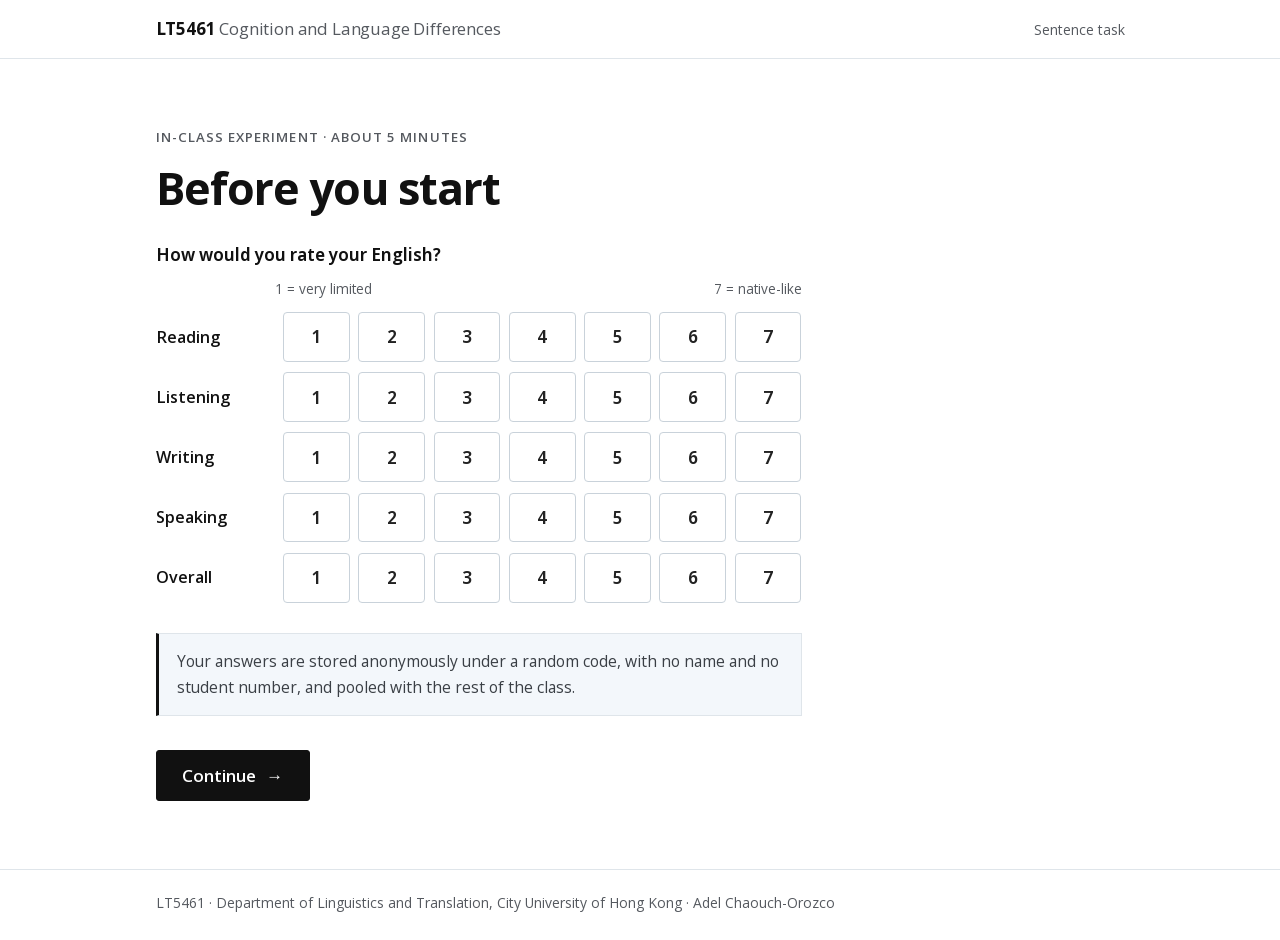
<file: sentence-task.html>
<!DOCTYPE html>
<html lang="en">
<head>
    <meta charset="UTF-8">
    <meta name="viewport" content="width=device-width, initial-scale=1.0">
    <meta name="robots" content="noindex, nofollow">
    <title>Sentence task · LT5461</title>
    <meta name="description" content="An in-class sentence verification experiment for LT5461 at City University of Hong Kong.">
    <link rel="preload" href="assets/fonts/OpenSans-var.woff2" as="font" type="font/woff2" crossorigin>
    <link rel="stylesheet" href="assets/lab.css?v=9">
    <link rel="stylesheet" href="assets/svt.css?v=4">
    <style>
        /* A rating left out: its row is marked where the page jumps to, not only in the message below. */
        .prof-row.missing .prof-skill { color: var(--danger); }
        .prof-row.missing .choice > span { border-color: var(--danger); }
    </style>
</head>
<body>
    <a class="skip-link" href="#main">Skip to content</a>
    <header class="masthead">
        <div class="masthead-inner">
            <a class="brand" href="./">LT5461 <span>Cognition and Language Differences</span></a>
            <span class="masthead-meta">Sentence task</span>
        </div>
    </header>

    <main id="main">
        <!-- Before the task: the five English self-ratings used on every task -->
        <section class="page" id="s-about" aria-labelledby="about-title">
            <div class="column">
                <p class="eyebrow">In-class experiment · about 5 minutes</p>
                <h1 id="about-title" tabindex="-1">Before you start</h1>
                <form id="form-about" novalidate>
                    <div id="prof"></div>
                    <p class="note">Your answers are stored anonymously under a random code, with no name and no student number, and pooled with the rest of the class.</p>
                    <p class="form-error" id="about-error" role="alert"></p>
                    <div class="actions">
                        <button class="btn" type="submit" aria-describedby="about-error">Continue <span class="arrow" aria-hidden="true">→</span></button>
                    </div>
                </form>
            </div>
        </section>
        <div id="svt" hidden></div>
        <noscript><div class="page"><p class="note warn">This task needs JavaScript.</p></div></noscript>
    </main>

    <footer class="footer">
        <div class="page">LT5461 · Department of Linguistics and Translation, City University of Hong Kong · Adel Chaouch-Orozco</div>
    </footer>

    <script src="assets/config.js?v=2"></script>
    <script src="assets/lab.js?v=10"></script>
    <script src="assets/svt-stimuli.js?v=1"></script>
    <script src="assets/svt.js?v=5"></script>
    <script>
        /* The page around the task: the anonymous code, the class data upload
           (the module itself sends nothing) and the CSV download. */
        (function () {
            'use strict';
            var EXP = 'svt';
            var pid = LAB.pid(), session = LAB.session();
            var local = ['localhost', '127.0.0.1', ''].indexOf(location.hostname) !== -1;

            // Faster timings and a fixed order, for the test scripts on a local server only.
            var timing = {}, seed;
            if (local) {
                ['fixation', 'iti', 'feedback', 'timeout', 'resume'].forEach(function (k) {
                    var v = LAB.params.get('t_' + k);
                    if (v) timing[k] = Number(v);
                });
                if (LAB.params.get('seed')) seed = Number(LAB.params.get('seed'));
            }

            var rows = [], status = null, ratings = null;

            // English self-ratings first (pre-filled from any earlier task), then the task.
            var prof = LAB.proficiency(document.getElementById('prof'), 'en');
            var about = document.getElementById('form-about'), aboutErr = document.getElementById('about-error');
            function markMissing() {
                var any = false;
                document.querySelectorAll('#prof .prof-row').forEach(function (row) {
                    var gap = !row.querySelector('input:checked');
                    row.classList.toggle('missing', gap && aboutErr.textContent !== '');
                    any = any || gap;
                });
                return any;
            }
            about.addEventListener('change', function () { if (!markMissing()) aboutErr.textContent = ''; markMissing(); });
            about.addEventListener('submit', function (e) {
                e.preventDefault();
                var vals = prof.read();
                if (!vals) { aboutErr.textContent = prof.missingText; markMissing(); return; }
                ratings = prof.fields(vals);
                document.getElementById('s-about').hidden = true;
                document.getElementById('svt').hidden = false;
                window.scrollTo(0, 0);
                document.getElementById('svt-intro-h').focus({ preventScroll: true });
            });
            var flag = function (b) { return b ? 1 : 0; };
            var r1 = function (v) { return isFinite(v) ? Math.round(v * 10) / 10 : ''; };
            var r3 = function (v) { return isFinite(v) ? Math.round(v * 1000) / 1000 : ''; };

            function say(text) { if (status) status.textContent = text; }
            document.addEventListener('lab:sent', function () { if (status && status.textContent) say('Your results were added to the class data anonymously.'); });

            var task = SentenceVerification.mount(document.getElementById('svt'), {
                eyebrow: 'Instructions',
                timing: timing,
                seed: seed,
                renderActions: function (el) {
                    var home = document.createElement('a');
                    home.className = 'btn';
                    home.href = './';
                    home.innerHTML = 'All experiments <span class="arrow" aria-hidden="true">→</span>';
                    var csv = document.createElement('button');
                    csv.type = 'button';
                    csv.className = 'btn-quiet';
                    csv.textContent = 'Download my data (CSV)';
                    csv.addEventListener('click', function () { LAB.download('lt5461-sentences-' + pid + '.csv', LAB.toCSV(rows)); });
                    status = document.createElement('p');
                    status.className = 'small muted svt-upload';
                    status.setAttribute('aria-live', 'polite');
                    el.appendChild(home);
                    el.appendChild(csv);
                    el.parentNode.insertBefore(status, el.nextSibling);
                },
                onReset: function () { if (status) status.remove(); status = null; rows = []; },
                onComplete: function (r) {
                    var run = LAB.store.get('runs:' + EXP, 0) + 1;
                    LAB.store.set('runs:' + EXP, run);
                    var via = {};
                    r.trials.forEach(function (t) { if (!t.practice && t.via) via[t.via] = (via[t.via] || 0) + 1; });
                    var input = Object.keys(via).sort(function (a, b) { return via[b] - via[a]; })[0] || '';
                    rows = r.trials.map(function (t) {
                        return {
                            pid: pid, session: session, run: run, phase: t.practice ? 'practice' : 'main', trial: t.trialIndex,
                            id: t.stimulusId, sentence: t.sentence, category: t.semanticCategory, trial_type: t.trialType,
                            typicality: t.typicality || '', correct_answer: t.correctAnswer, response: t.response || '',
                            correct: flag(t.correct), rt: t.rtMs === null ? '' : t.rtMs, timed_out: flag(t.timedOut),
                            focus_lost: flag(t.focusLost), late_onset: flag(t.lateOnset), included_in_rt: flag(t.includedInRT),
                            via: t.via || ''
                        };
                    });
                    var summary = {
                        exp: EXP, pid: pid, session: session, run: run, input: input,
                        started_at: r.startedAt, submitted_at: r.finishedAt,
                        stim_version: r.stimulusVersion, seed: r.seed,
                        n_trials: r.nScored, n_correct: r.nCorrect, acc: r3(r.accuracy),
                        acc_targets: r3(r.accuracyTargets), acc_fillers: r3(r.accuracyFillers),
                        n_timeouts: r.nTimeouts, n_focus_lost: r.nFocusLost,
                        rt_high: r1(r.highTypicalityMedianRt), rt_low: r1(r.lowTypicalityMedianRt),
                        effect: r1(r.typicalityEffectRt), n_high: r.nValidHigh, n_low: r.nValidLow,
                        include: flag(r.interpretable), exclude_reason: r.notInterpretedBecause.join('; ')
                    };
                    Object.keys(ratings || {}).forEach(function (k) { summary[k] = ratings[k]; });
                    LAB.markDone(EXP);
                    say('Sending your results…');
                    LAB.submit({ v: 1, exp: EXP, pid: pid, session: session, submissionId: LAB.uid(), summary: summary, trials: rows })
                        .then(function (st) {
                            if (st.offline) say('Your results are saved on this device. If your instructor asks for them, use “Download my data” above.');
                            else if (st.pending) say('Could not reach the class server yet; your results are saved on this device and will be sent the next time you open any of the tasks.');
                            else say('Your results were added to the class data anonymously.');
                        });
                }
            });
            if (local) window.svtTask = task;

            // Anything left in the outbox from an earlier offline run goes now.
            LAB.flush();
        })();
    </script>
</body>
</html>
</file>
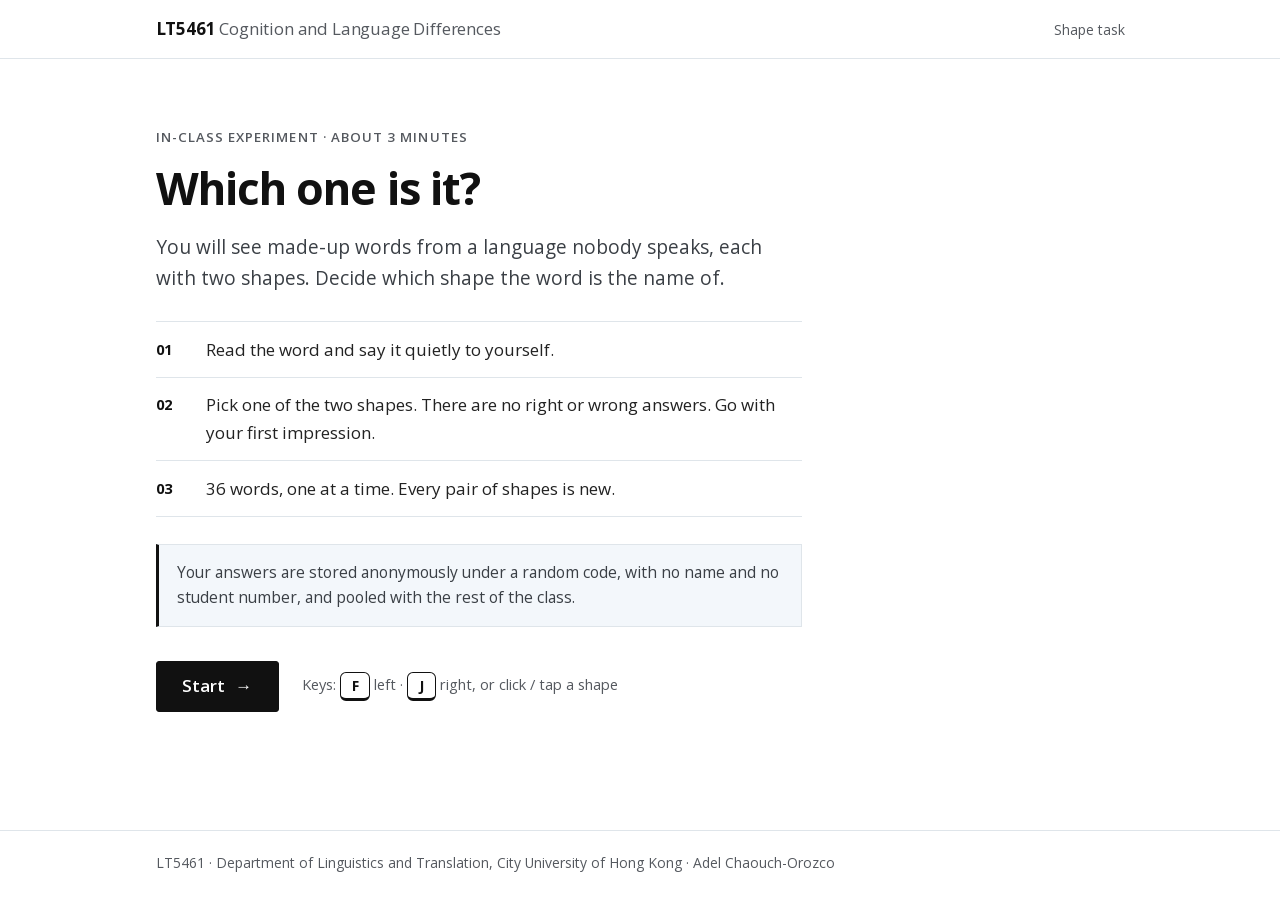
<file: shape-task.html>
<!DOCTYPE html>
<html lang="en">
<head>
    <meta charset="UTF-8">
    <meta name="viewport" content="width=device-width, initial-scale=1.0">
    <meta name="robots" content="noindex, nofollow">
    <title>Shape task · LT5461</title>
    <meta name="description" content="An in-class sound–shape matching experiment for LT5461 at City University of Hong Kong.">
    <link rel="preload" href="assets/fonts/OpenSans-var.woff2" as="font" type="font/woff2" crossorigin>
    <link rel="stylesheet" href="assets/lab.css?v=9">
</head>
<body>
    <a class="skip-link" href="#main">Skip to content</a>
    <header class="masthead">
        <div class="masthead-inner">
            <a class="brand" href="./">LT5461 <span>Cognition and Language Differences</span></a>
            <span class="masthead-meta">Shape task</span>
        </div>
    </header>

    <main id="main">
        <section class="screen page" id="s-intro" aria-labelledby="intro-title">
            <div class="column">
                <p class="eyebrow">In-class experiment · about 3 minutes</p>
                <h1 id="intro-title">Which one is it?</h1>
                <p class="lead">You will see made-up words from a language nobody speaks, each with two shapes. Decide which shape the word is the name of.</p>
                <ol class="steps">
                    <li><span>Read the word and say it quietly to yourself.</span></li>
                    <li><span>Pick one of the two shapes. There are no right or wrong answers. Go with your first impression.</span></li>
                    <li><span>36 words, one at a time. Every pair of shapes is new.</span></li>
                </ol>
                <p class="note">Your answers are stored anonymously under a random code, with no name and no student number, and pooled with the rest of the class.</p>
                <div class="actions">
                    <button class="btn" id="btn-start" type="button">Start <span class="arrow" aria-hidden="true">→</span></button>
                    <span class="key-hint">Keys: <kbd>F</kbd> left · <kbd>J</kbd> right, or click / tap a shape</span>
                </div>
            </div>
        </section>

        <section class="screen" id="s-task" aria-label="Shape task" hidden>
            <div class="task-wrap">
                <div class="progress progress-inline">
                    <div class="progress-meta"><span class="progress-label">Shape task</span><span class="progress-count" id="t-count"></span></div>
                    <div class="progress-track" role="progressbar" aria-label="Progress" aria-valuemin="0" aria-valuemax="36" aria-valuenow="0"><i></i></div>
                </div>
                <div class="t-stage blank" id="t-stage">
                    <p class="task-q">Which one is a<span class="task-word" id="t-word"></span></p>
                    <div class="shape-pair">
                        <button class="shape-btn" type="button" data-side="left" aria-label="Left shape (F)"></button>
                        <button class="shape-btn" type="button" data-side="right" aria-label="Right shape (J)"></button>
                    </div>
                </div>
                <div class="shape-keys key-hint" aria-hidden="true"><span><kbd>F</kbd> left</span><span>right <kbd>J</kbd></span></div>
            </div>
        </section>

        <section class="screen" id="s-results" aria-labelledby="results-title" hidden>
            <div class="page">
                <p class="eyebrow">Shape task · results</p>
                <div class="result-head">
                    <h1 id="results-title" tabindex="-1">Your results</h1>
                    <p class="code-chip">Your anonymous code <b id="r-code"></b></p>
                </div>
                <p class="lead column" id="r-sentence"></p>
                <div class="stats" id="r-stats"></div>
                <p class="small muted" id="r-upload" aria-live="polite"></p>
                <p class="note" id="r-excluded" hidden></p>

                <h2 id="r-class-h">You and the class</h2>
                <div class="status-line" id="r-class-status" aria-live="polite">
                    <span class="live-dot off" aria-hidden="true"></span><span class="label"></span>
                    <button class="btn-quiet" id="btn-refresh" type="button">Refresh</button>
                </div>
                <div class="multiples">
                    <figure class="figure">
                        <h3>You</h3>
                        <div id="r-you"></div>
                    </figure>
                    <figure class="figure" id="r-class-fig">
                        <h3>The class</h3>
                        <div id="r-class"></div>
                    </figure>
                </div>
                <div class="legend" aria-hidden="true">
                    <span><i class="sw-a"></i>vowels u o (back, rounded)</span>
                    <span><i class="sw-b"></i>vowels i e (front)</span>
                    <span id="r-ci-note">Whiskers on the class chart: 95% confidence intervals</span>
                </div>
            </div>

            <div class="page">
                <div class="actions" style="margin-top:0">
                    <a class="btn" href="./">All experiments <span class="arrow" aria-hidden="true">→</span></a>
                    <button class="btn-quiet" id="btn-csv" type="button">Download my data (CSV)</button>
                </div>
            </div>
        </section>
    </main>

    <footer class="footer">
        <div class="page">LT5461 · Department of Linguistics and Translation, City University of Hong Kong · Adel Chaouch-Orozco</div>
    </footer>

    <script src="assets/config.js?v=2"></script>
    <script src="assets/lab.js?v=10"></script>
    <script src="assets/shapes.js?v=4"></script>
</body>
</html>
</file>
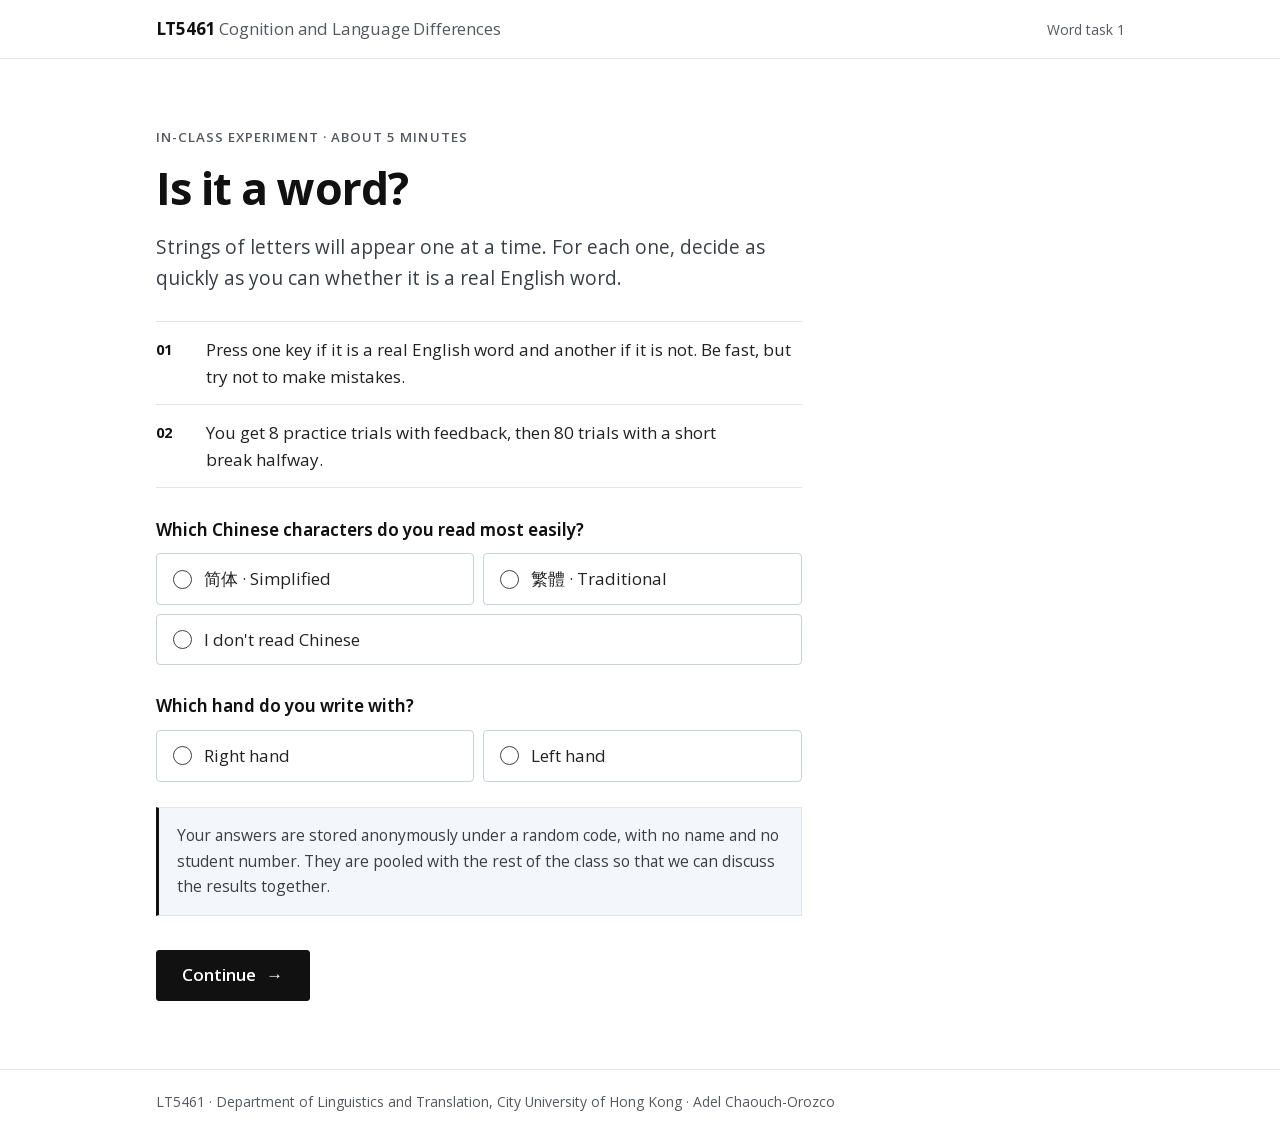
<file: word-task-1.html>
<!DOCTYPE html>
<html lang="en">
<head>
    <meta charset="UTF-8">
    <meta name="viewport" content="width=device-width, initial-scale=1.0">
    <meta name="robots" content="noindex, nofollow">
    <title>Word task 1 · LT5461</title>
    <meta name="description" content="An in-class lexical decision experiment for LT5461 at City University of Hong Kong.">
    <link rel="preload" href="assets/fonts/OpenSans-var.woff2" as="font" type="font/woff2" crossorigin>
    <link rel="stylesheet" href="assets/lab.css?v=9">
</head>
<body>
    <a class="skip-link" href="#main">Skip to content</a>
    <header class="masthead">
        <div class="masthead-inner">
            <a class="brand" href="./">LT5461 <span>Cognition and Language Differences</span></a>
            <span class="masthead-meta">Word task 1</span>
        </div>
    </header>

    <main id="main">

        <!-- 1 · Introduction + about you -->
        <section class="screen page" id="s-intro" aria-labelledby="intro-title">
            <div class="column">
                <p class="eyebrow">In-class experiment · about 5 minutes</p>
                <h1 id="intro-title">Is it a word?</h1>
                <p class="lead">Strings of letters will appear one at a time. For each one, decide as quickly as you can whether it is a real English word.</p>

                <ol class="steps">
                    <li><span>Press one key if it is a real English word and another if it is not. Be fast, but try not to make mistakes.</span></li>
                    <li><span>You get 8 practice trials with feedback, then 80 trials with a short break halfway.</span></li>
                </ol>

                <form id="form-about" novalidate>
                    <fieldset>
                        <legend>Which Chinese characters do you read most easily?</legend>
                        <div class="choices cols-2">
                            <label class="choice"><input type="radio" name="script" value="hans"><span>简体 · Simplified</span></label>
                            <label class="choice"><input type="radio" name="script" value="hant"><span>繁體 · Traditional</span></label>
                            <label class="choice"><input type="radio" name="script" value="none"><span>I don't read Chinese</span></label>
                        </div>
                    </fieldset>
                    <fieldset>
                        <legend>Which hand do you write with?</legend>
                        <div class="choices cols-2">
                            <label class="choice"><input type="radio" name="hand" value="right"><span>Right hand</span></label>
                            <label class="choice"><input type="radio" name="hand" value="left"><span>Left hand</span></label>
                        </div>
                    </fieldset>

                    <p class="note">Your answers are stored anonymously under a random code, with no name and no student number. They are pooled with the rest of the class so that we can discuss the results together.</p>

                    <p class="form-error" id="about-error" role="alert"></p>
                    <div class="actions">
                        <button class="btn" id="btn-about" type="submit" aria-describedby="about-error">Continue <span class="arrow" aria-hidden="true">→</span></button>
                    </div>
                </form>
            </div>
        </section>

        <!-- 2 · Keys -->
        <section class="screen page" id="s-keys" aria-labelledby="keys-title" hidden>
            <div class="column">
                <p class="eyebrow">Before you start</p>
                <h1 id="keys-title">Your two keys</h1>
                <p class="lead" id="keys-lead">Rest one finger on each key now. Answer as soon as you know. There is no time limit, but the faster the better.</p>
                <div class="keymap" id="keymap"></div>
                <p class="muted small keys-only">These are the number keys along the top row of the keyboard.</p>
                <div class="actions">
                    <button class="btn" id="btn-practice" type="button">Start practice <span class="arrow" aria-hidden="true">→</span></button>
                    <button class="btn-quiet" id="btn-back" type="button">Back</button>
                </div>
            </div>
        </section>

        <!-- 3 · After the task -->
        <section class="screen page" id="s-after" aria-labelledby="after-title" hidden>
            <div class="column">
                <p class="eyebrow">Done: last questions</p>
                <h1 id="after-title">Before your results</h1>
                <form id="form-after">
                    <fieldset>
                        <legend>Apart from the ######## and the letter strings, did you notice anything else on the screen?</legend>
                        <div class="choices">
                            <label class="choice"><input type="radio" name="aware" value="nothing" required><span>No, nothing else</span></label>
                            <label class="choice"><input type="radio" name="aware" value="flicker"><span>Something flickered, but I couldn't tell what</span></label>
                            <label class="choice"><input type="radio" name="aware" value="saw_chinese"><span>I saw Chinese characters, but couldn't read them</span></label>
                            <label class="choice"><input type="radio" name="aware" value="read_chinese"><span>I could read some of the Chinese words</span></label>
                        </div>
                    </fieldset>
                    <div id="prof"></div>
                    <p class="form-error" id="after-error" role="alert"></p>
                    <div class="actions">
                        <button class="btn" type="submit">See my results <span class="arrow" aria-hidden="true">→</span></button>
                    </div>
                </form>
            </div>
        </section>

        <!-- 4 · Results -->
        <section class="screen" id="s-results" aria-labelledby="results-title" hidden>
            <div class="page">
                <p class="eyebrow">Word task 1 · results</p>
                <div class="result-head">
                    <h1 id="results-title">Your results</h1>
                    <p class="code-chip">Your anonymous code <b id="r-code"></b></p>
                </div>
                <p class="lead column" id="r-sentence"></p>
                <div class="stats" id="r-stats"></div>
                <p class="small muted" id="r-upload" aria-live="polite"></p>
                <p class="note" id="r-excluded" hidden></p>

                <div id="r-class-wrap">
                <h2>You and the class</h2>
                <div class="status-line" id="r-class-status" aria-live="polite">
                    <span class="live-dot off" aria-hidden="true"></span><span class="label"></span>
                    <button class="btn-quiet" id="btn-refresh" type="button">Refresh</button>
                </div>
                <figure class="figure">
                    <div id="r-class"></div>
                    <figcaption>Each dot is one person's priming effect: how much faster they recognised English words after their translation than after an unrelated word. The black bar is the class average and the green band its 95% confidence interval. Dashed dots are runs not counted in the average.</figcaption>
                </figure>
                </div>
            </div>

            <div class="page">
                <div class="actions" style="margin-top:0">
                    <a class="btn" href="./">All experiments <span class="arrow" aria-hidden="true">→</span></a>
                    <button class="btn-quiet" id="btn-csv" type="button">Download my data (CSV)</button>
                </div>
            </div>
        </section>
    </main>

    <!-- Task stage (full screen while trials run) -->
    <div class="stage" id="stage" hidden>
        <div class="progress">
            <div class="progress-meta"><span class="progress-label"></span><span class="progress-count"></span></div>
            <div class="progress-track" role="progressbar" aria-label="Progress" aria-valuemin="0" aria-valuemax="100" aria-valuenow="0"><i></i></div>
        </div>
        <div class="stage-center">
            <div class="stim-box" aria-hidden="true">
                <span class="l-fwd"></span><span class="l-prime"></span><span class="l-target"></span>
            </div>
            <p class="stage-msg" aria-live="polite"></p>
            <div class="stage-panel" id="panel" hidden></div>
        </div>
        <div class="pads">
            <button class="pad" type="button"></button>
            <button class="pad" type="button"></button>
        </div>
    </div>

    <footer class="footer">
        <div class="page">LT5461 · Department of Linguistics and Translation, City University of Hong Kong · Adel Chaouch-Orozco</div>
    </footer>

    <script src="assets/config.js?v=2"></script>
    <script src="assets/stimuli.js?v=1"></script>
    <script src="assets/lab.js?v=10"></script>
    <script>
        window.LDT_CONFIG = {
            exp: 'masked',
            forward: { text: '########', ms: 500, cls: 'l-mask' },
            primeMs: 60
        };
    </script>
    <script src="assets/ldt.js?v=8"></script>
</body>
</html>
</file>
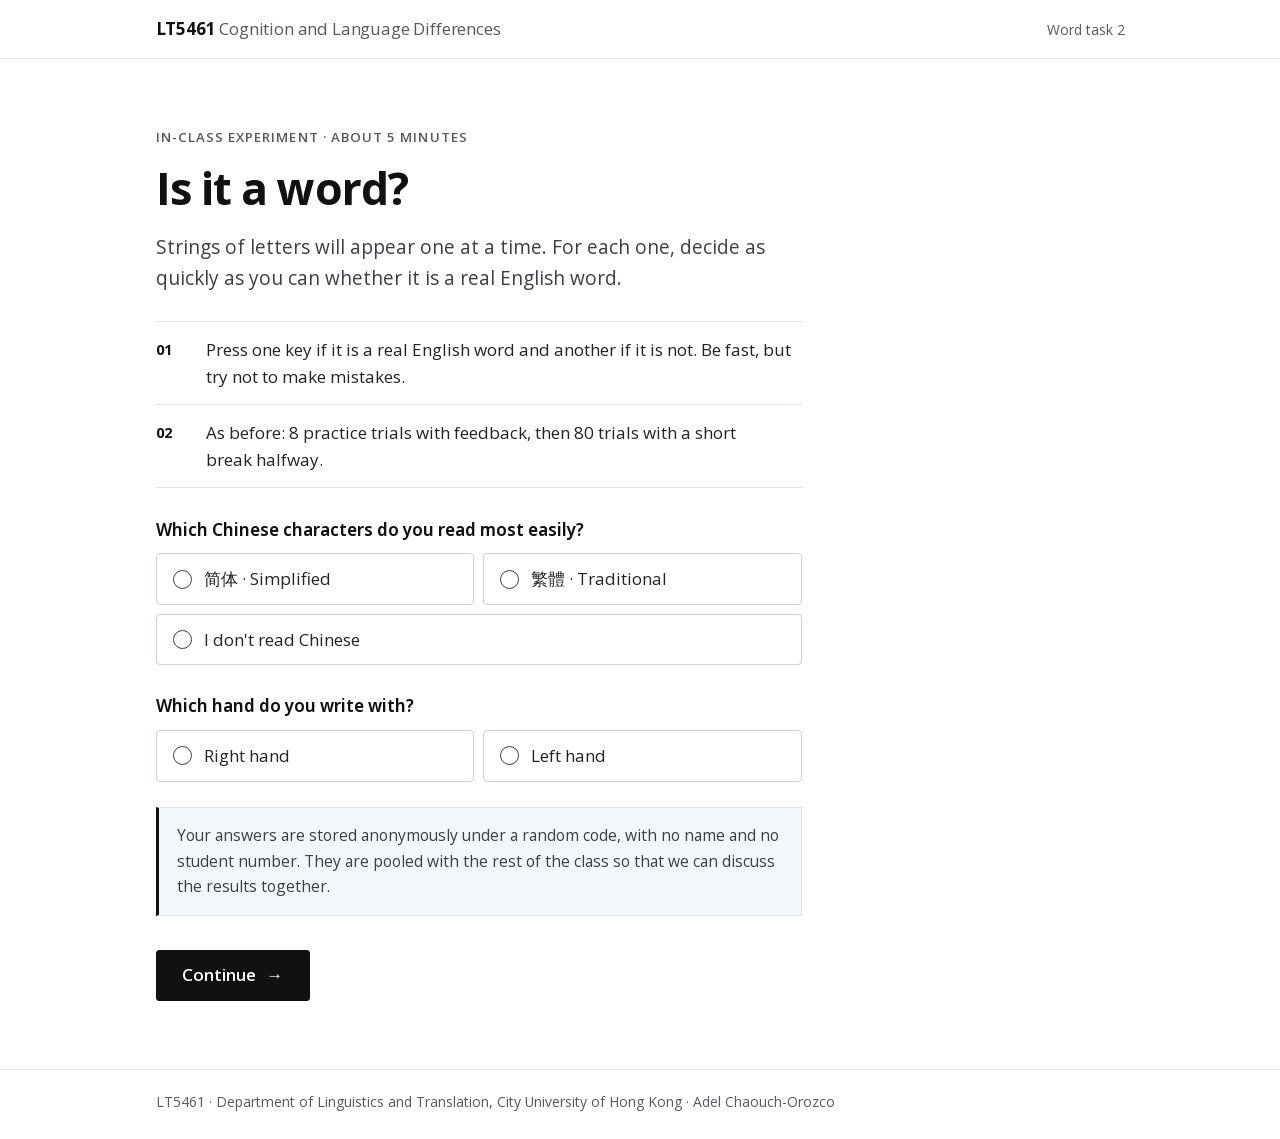
<file: word-task-2.html>
<!DOCTYPE html>
<html lang="en">
<head>
    <meta charset="UTF-8">
    <meta name="viewport" content="width=device-width, initial-scale=1.0">
    <meta name="robots" content="noindex, nofollow">
    <title>Word task 2 · LT5461</title>
    <meta name="description" content="An in-class lexical decision experiment for LT5461 at City University of Hong Kong.">
    <link rel="preload" href="assets/fonts/OpenSans-var.woff2" as="font" type="font/woff2" crossorigin>
    <link rel="stylesheet" href="assets/lab.css?v=9">
</head>
<body>
    <a class="skip-link" href="#main">Skip to content</a>
    <header class="masthead">
        <div class="masthead-inner">
            <a class="brand" href="./">LT5461 <span>Cognition and Language Differences</span></a>
            <span class="masthead-meta">Word task 2</span>
        </div>
    </header>

    <main id="main">

        <!-- 1 · Introduction + about you -->
        <section class="screen page" id="s-intro" aria-labelledby="intro-title">
            <div class="column">
                <p class="eyebrow">In-class experiment · about 5 minutes</p>
                <h1 id="intro-title">Is it a word?</h1>
                <p class="lead">Strings of letters will appear one at a time. For each one, decide as quickly as you can whether it is a real English word.</p>

                <ol class="steps">
                    <li><span>Press one key if it is a real English word and another if it is not. Be fast, but try not to make mistakes.</span></li>
                    <li><span>As before: 8 practice trials with feedback, then 80 trials with a short break halfway.</span></li>
                </ol>

                <form id="form-about" novalidate>
                    <fieldset>
                        <legend>Which Chinese characters do you read most easily?</legend>
                        <div class="choices cols-2">
                            <label class="choice"><input type="radio" name="script" value="hans"><span>简体 · Simplified</span></label>
                            <label class="choice"><input type="radio" name="script" value="hant"><span>繁體 · Traditional</span></label>
                            <label class="choice"><input type="radio" name="script" value="none"><span>I don't read Chinese</span></label>
                        </div>
                    </fieldset>
                    <fieldset>
                        <legend>Which hand do you write with?</legend>
                        <div class="choices cols-2">
                            <label class="choice"><input type="radio" name="hand" value="right"><span>Right hand</span></label>
                            <label class="choice"><input type="radio" name="hand" value="left"><span>Left hand</span></label>
                        </div>
                    </fieldset>

                    <p class="note">Your answers are stored anonymously under a random code, with no name and no student number. They are pooled with the rest of the class so that we can discuss the results together.</p>

                    <p class="form-error" id="about-error" role="alert"></p>
                    <div class="actions">
                        <button class="btn" id="btn-about" type="submit" aria-describedby="about-error">Continue <span class="arrow" aria-hidden="true">→</span></button>
                    </div>
                </form>
            </div>
        </section>

        <!-- 2 · Keys -->
        <section class="screen page" id="s-keys" aria-labelledby="keys-title" hidden>
            <div class="column">
                <p class="eyebrow">Before you start</p>
                <h1 id="keys-title">Your two keys</h1>
                <p class="lead" id="keys-lead">Rest one finger on each key now. Answer as soon as you know. There is no time limit, but the faster the better.</p>
                <div class="keymap" id="keymap"></div>
                <p class="muted small keys-only">These are the number keys along the top row of the keyboard.</p>
                <div class="actions">
                    <button class="btn" id="btn-practice" type="button">Start practice <span class="arrow" aria-hidden="true">→</span></button>
                    <button class="btn-quiet" id="btn-back" type="button">Back</button>
                </div>
            </div>
        </section>

        <!-- 3 · After the task -->
        <section class="screen page" id="s-after" aria-labelledby="after-title" hidden>
            <div class="column">
                <p class="eyebrow">Done: last questions</p>
                <h1 id="after-title">Before your results</h1>
                <form id="form-after">
                    <div id="prof"></div>
                    <p class="form-error" id="after-error" role="alert"></p>
                    <div class="actions">
                        <button class="btn" type="submit">See my results <span class="arrow" aria-hidden="true">→</span></button>
                    </div>
                </form>
            </div>
        </section>

        <!-- 4 · Results -->
        <section class="screen" id="s-results" aria-labelledby="results-title" hidden>
            <div class="page">
                <p class="eyebrow">Word task 2 · results</p>
                <div class="result-head">
                    <h1 id="results-title">Your results</h1>
                    <p class="code-chip">Your anonymous code <b id="r-code"></b></p>
                </div>
                <p class="lead column" id="r-sentence"></p>
                <div class="stats" id="r-stats"></div>
                <p class="small muted" id="r-upload" aria-live="polite"></p>
                <p class="note" id="r-excluded" hidden></p>

                <div id="r-class-wrap">
                <h2>You and the class</h2>
                <div class="status-line" id="r-class-status" aria-live="polite">
                    <span class="live-dot off" aria-hidden="true"></span><span class="label"></span>
                    <button class="btn-quiet" id="btn-refresh" type="button">Refresh</button>
                </div>
                <figure class="figure">
                    <div id="r-class"></div>
                    <figcaption>Each dot is one person's priming effect: how much faster they recognised English words after their translation than after an unrelated word. The black bar is the class average and the green band its 95% confidence interval. Dashed dots are runs not counted in the average.</figcaption>
                </figure>
                </div>
            </div>

            <div class="page">
                <div class="actions" style="margin-top:0">
                    <a class="btn" href="./">All experiments <span class="arrow" aria-hidden="true">→</span></a>
                    <button class="btn-quiet" id="btn-csv" type="button">Download my data (CSV)</button>
                </div>
            </div>
        </section>
    </main>

    <!-- Task stage (full screen while trials run) -->
    <div class="stage" id="stage" hidden>
        <div class="progress">
            <div class="progress-meta"><span class="progress-label"></span><span class="progress-count"></span></div>
            <div class="progress-track" role="progressbar" aria-label="Progress" aria-valuemin="0" aria-valuemax="100" aria-valuenow="0"><i></i></div>
        </div>
        <div class="stage-center">
            <div class="stim-box" aria-hidden="true">
                <span class="l-fwd"></span><span class="l-prime"></span><span class="l-target"></span>
            </div>
            <p class="stage-msg" aria-live="polite"></p>
            <div class="stage-panel" id="panel" hidden></div>
        </div>
        <div class="pads">
            <button class="pad" type="button"></button>
            <button class="pad" type="button"></button>
        </div>
    </div>

    <footer class="footer">
        <div class="page">LT5461 · Department of Linguistics and Translation, City University of Hong Kong · Adel Chaouch-Orozco</div>
    </footer>

    <script src="assets/config.js?v=2"></script>
    <script src="assets/stimuli.js?v=1"></script>
    <script src="assets/lab.js?v=10"></script>
    <script>
        window.LDT_CONFIG = {
            exp: 'visible',
            forward: { text: '+', ms: 500, cls: 'l-fix' },
            primeMs: 200
        };
    </script>
    <script src="assets/ldt.js?v=8"></script>
</body>
</html>
</file>
<file: assets/lab.css>
/* LT5461 in-class experiments — shared styles.
   Inherits the academic site's tokens (design-system.md): ink on white,
   whisper-blue bands, one mint highlight, Open Sans throughout.
   The task stage itself is deliberately plain: black stimuli on white, as in
   the lab versions of these paradigms. */

@font-face {
    font-family: 'Open Sans';
    font-style: normal;
    font-weight: 300 800;
    font-display: swap;
    src: url('fonts/OpenSans-var.woff2') format('woff2');
}

@font-face {
    font-family: 'Open Sans Fallback';
    src: local('Arial');
    size-adjust: 104.63%;
    ascent-override: 101.32%;
    descent-override: 27.78%;
    line-gap-override: 0%;
}

:root {
    --bg: #ffffff;
    --bg-alt: #f3f7fb;
    --highlight: #dcead0;
    --mint-deep: #4f7a3a;       /* mint family, dark enough for 3:1 marks on white */
    --text: #111111;
    --text-body: #222222;
    --text-secondary: #3a3f45;
    --text-light: #55595f;
    --navy-deep: #031d44;
    --border: #dfe5ea;
    --border-strong: #c9d2da;
    --border-input: #7d858d;    /* text fields: 3.7:1 on white (WCAG 1.4.11) */
    --danger: #a1260d;

    --font: 'Open Sans', 'Open Sans Fallback', -apple-system, sans-serif;
    /* Stimulus faces: Arial for Latin, as in the lab versions (44-pt Arial);
       system CJK faces for the primes — no web font can load mid-trial. */
    --font-stim: Arial, 'Helvetica Neue', Helvetica, sans-serif;
    --font-hans: 'PingFang SC', 'Hiragino Sans GB', 'Microsoft YaHei', 'Noto Sans CJK SC', 'Source Han Sans SC', sans-serif;
    --font-hant: 'PingFang TC', 'PingFang HK', 'Microsoft JhengHei', 'Noto Sans CJK TC', 'Source Han Sans TC', sans-serif;

    --measure: 38rem;
    --wide: 60rem;
    --ease: cubic-bezier(0.22, 1, 0.36, 1);
    --hl-drop: 0.2em;
}

* { box-sizing: border-box; margin: 0; padding: 0; }

html { font-size: 106.25%; -webkit-text-size-adjust: 100%; }

body {
    font-family: var(--font);
    background: var(--bg);
    color: var(--text-body);
    line-height: 1.62;
    min-height: 100vh;
    min-height: 100dvh;
    display: flex;
    flex-direction: column;
}

[hidden] { display: none !important; }

a {
    color: var(--text);
    text-decoration: none;
    background-image: linear-gradient(0deg, var(--highlight), var(--highlight));
    background-repeat: no-repeat;
    background-position: 0 100%;
    background-size: 100% 0.2em;
    padding-bottom: var(--hl-drop);
    transition: background-size 0.45s var(--ease);
}
a:hover { background-size: 100% 100%; }

:focus-visible { outline: 2px solid var(--text); outline-offset: 3px; }
/* Headings receive focus programmatically when a screen changes (for screen
   readers); they are not controls, so no ring. */
[tabindex="-1"]:focus { outline: none; }

.visually-hidden {
    position: absolute !important;
    width: 1px; height: 1px;
    overflow: hidden; clip: rect(0 0 0 0);
    white-space: nowrap;
}

.skip-link {
    position: absolute; left: 1rem; top: -3rem;
    background: var(--text); color: #fff; padding: 0.5rem 0.9rem; z-index: 10;
    background-image: none;
}
.skip-link:focus { top: 0.75rem; }

/* ---------- Masthead ---------- */
.masthead {
    border-bottom: 1px solid var(--border);
    background: var(--bg);
}
.masthead-inner {
    max-width: var(--wide);
    margin: 0 auto;
    padding: 0.9rem 1.5rem;
    display: flex;
    align-items: baseline;
    justify-content: space-between;
    gap: 1rem;
    flex-wrap: wrap;
}
.brand {
    font-weight: 700;
    color: var(--text);
    letter-spacing: -0.01em;
    font-size: 1rem;
    background-size: 100% 0;
    padding-bottom: 0;
}
.brand span { font-weight: 400; color: var(--text-light); }
@media (max-width: 480px) { .brand span { display: none; } .masthead-inner { padding-top: 0.7rem; padding-bottom: 0.7rem; } }
.masthead-meta { font-size: 0.82rem; color: var(--text-light); }

main { flex: 1; width: 100%; }

.page {
    max-width: var(--wide);
    margin: 0 auto;
    padding: clamp(2rem, 6vw, 4rem) 1.5rem 4rem;
}

.column { max-width: var(--measure); }

/* ---------- Type ---------- */
.eyebrow {
    font-size: 0.78rem;
    font-weight: 600;
    letter-spacing: 0.08em;
    text-transform: uppercase;
    color: var(--text-light);
    margin-bottom: 0.9rem;
}

h1 {
    font-weight: 700;
    font-size: clamp(1.9rem, 5vw, 2.6rem);
    line-height: 1.12;
    letter-spacing: -0.02em;
    color: var(--text);
    margin-bottom: 1.1rem;
    text-wrap: balance;
}

h2 {
    font-weight: 700;
    font-size: 1.35rem;
    line-height: 1.2;
    letter-spacing: -0.01em;
    color: var(--text);
    margin: 2.5rem 0 0.9rem;
}
h2::before {
    content: '';
    display: block;
    width: 2.75rem;
    height: 3px;
    background: var(--text);
    margin-bottom: 0.9rem;
}
h2.plain::before { display: none; }

h3 {
    font-weight: 650;
    font-size: 1.2rem;
    color: var(--text);
    margin: 1.6rem 0 0.5rem;
}

p + p { margin-top: 0.85rem; }
.lead { font-size: 1.12rem; color: var(--text-secondary); }
.muted { color: var(--text-light); }
.small { font-size: 0.86rem; }
strong { font-weight: 650; color: var(--text); }

/* ---------- Procedure list ---------- */
.steps {
    list-style: none;
    counter-reset: step;
    margin: 1.6rem 0;
    border-top: 1px solid var(--border);
}
.steps li {
    counter-increment: step;
    display: grid;
    grid-template-columns: 2.2rem 1fr;
    gap: 0.75rem;
    padding: 0.8rem 0;
    border-bottom: 1px solid var(--border);
}
.steps li::before {
    content: counter(step, decimal-leading-zero);
    font-weight: 700;
    font-size: 0.85rem;
    color: var(--text);
    padding-top: 0.12rem;
    font-variant-numeric: tabular-nums;
}

/* ---------- Keycaps ---------- */
kbd {
    display: inline-grid;
    place-items: center;
    min-width: 2.1em;
    height: 2.1em;
    padding: 0 0.45em;
    font: 700 0.95em/1 var(--font);
    color: var(--text);
    background: #fff;
    border: 1px solid var(--text);
    border-bottom-width: 3px;
    border-radius: 6px;
    vertical-align: middle;
}

.keymap {
    display: grid;
    grid-template-columns: 1fr 1fr;
    gap: 1px;
    background: var(--border);
    border: 1px solid var(--border);
    margin: 1.4rem 0;
}
.keymap > div {
    background: var(--bg);
    padding: 1.1rem 1rem;
    display: flex;
    align-items: center;
    gap: 0.9rem;
}
.keymap kbd { font-size: 1.25rem; }
.keymap .side { font-size: 0.78rem; color: var(--text-light); display: block; }
.keymap b { display: block; color: var(--text); font-weight: 650; }
@media (max-width: 480px) {
    .keymap > div { flex-direction: column; align-items: flex-start; gap: 0.6rem; }
}

/* ---------- Choice groups (real radios, styled rows) ---------- */
fieldset { border: 0; margin: 1.6rem 0 0; min-width: 0; }
legend { font-weight: 650; color: var(--text); margin-bottom: 0.6rem; font-size: 1rem; }
.hint { font-size: 0.86rem; color: var(--text-light); margin: -0.35rem 0 0.7rem; }

.choices { display: grid; gap: 0.5rem; }
.choices.cols-2 { grid-template-columns: repeat(auto-fill, minmax(14.5rem, 1fr)); }
.choices.cols-7 { grid-template-columns: repeat(7, minmax(0, 1fr)); }
@media (max-width: 480px) { .choices.cols-7, .choices.cols-9 { gap: 0.3rem; } }

.choice { position: relative; display: block; }
.choice input { position: absolute; opacity: 0; inset: 0; margin: 0; cursor: pointer; }
.choice > span {
    display: flex;
    align-items: center;
    gap: 0.7rem;
    min-height: 3rem;
    padding: 0.65rem 0.95rem;
    border: 1px solid var(--border-strong);
    border-radius: 4px;
    color: var(--text-body);
    background: var(--bg);
    transition: background-color 0.2s var(--ease), border-color 0.2s var(--ease);
    cursor: pointer;
}
.choice > span::before {
    content: '';
    flex: none;
    width: 1rem; height: 1rem;
    border-radius: 50%;
    border: 1.5px solid var(--text-secondary);
    background: #fff;
    box-shadow: inset 0 0 0 3px #fff;
}
.choices.cols-7 .choice > span { justify-content: center; padding: 0.6rem 0; font-weight: 650; }
.choices.cols-7 .choice > span::before { display: none; }
.choice input:hover + span { border-color: var(--text); }
.choice input:checked + span {
    background: var(--highlight);
    border-color: var(--text);
    color: var(--text);
}
.choice input:checked + span::before { background: var(--text); border-color: var(--text); }
.choice input:focus-visible + span { outline: 2px solid var(--text); outline-offset: 2px; }
.scale-ends { display: flex; justify-content: space-between; font-size: 0.8rem; color: var(--text-light); margin-top: 0.35rem; }

/* ---------- Buttons ---------- */
.actions { display: flex; flex-wrap: wrap; align-items: center; gap: 1rem 1.4rem; margin-top: 2rem; }

.btn {
    display: inline-flex;
    align-items: center;
    justify-content: center;
    gap: 0.6rem;
    min-height: 3rem;
    padding: 0.75rem 1.5rem;
    font: 600 1rem/1.2 var(--font);
    color: #fff;
    background: var(--text);
    border: 1px solid var(--text);
    border-radius: 3px;
    cursor: pointer;
    background-image: none;
    transition: background-color 0.2s var(--ease), transform 0.2s var(--ease);
}
.btn:hover { background: #2a2d33; }
.btn:active { transform: translateY(1px); }
.btn:disabled { background: var(--border-strong); border-color: var(--border-strong); color: var(--text-secondary); cursor: not-allowed; }
.btn .arrow { transition: transform 0.35s var(--ease); }
.btn:hover .arrow { transform: translateX(3px); }

.btn-quiet {
    font: 600 0.95rem/1.2 var(--font);
    color: var(--text);
    background: none;
    border: 0;
    padding: 0.35rem 0;
    min-height: 2.5rem;
    cursor: pointer;
    /* mint fill on hover (the site's one highlight) over a darker resting rule
       that stays visible as a control (3:1 on white) */
    background-image: linear-gradient(var(--highlight), var(--highlight)), linear-gradient(var(--mint-deep), var(--mint-deep));
    background-repeat: no-repeat;
    background-position: 0 85%, 0 88%;
    background-size: 100% 0, 100% 2px;
    transition: background-size 0.45s var(--ease);
}
.btn-quiet:hover { background-size: 100% 70%, 100% 2px; }

.key-hint { font-size: 0.86rem; color: var(--text-light); }
.stage-panel .key-hint { margin-top: 0.6rem; }
.touch .stage-panel .key-hint, .touch .keys-only { display: none; }
.form-error { color: var(--danger); font-weight: 600; font-size: 0.92rem; margin-top: 1.25rem; min-height: 1.4em; }
.form-error:empty { display: none; }
.choices.cols-2 .choice:last-child:nth-child(odd) { grid-column: 1 / -1; }

/* ---------- Notices ---------- */
.note {
    background: var(--bg-alt);
    border: 1px solid var(--border);
    border-left: 3px solid var(--text);
    padding: 0.9rem 1.1rem;
    font-size: 0.92rem;
    color: var(--text-secondary);
    margin: 1.5rem 0;
}
.note.warn { border-left-color: var(--danger); }

/* ---------- Task stage ---------- */
.stage {
    position: fixed;
    inset: 0;
    background: #fff;
    z-index: 50;
    display: grid;
    grid-template-rows: auto 1fr auto;
    cursor: none;
    user-select: none;
    -webkit-user-select: none;
    touch-action: manipulation;
}
.stage.pointer { cursor: default; }
/* Progress bar: updated only between trials, never during one. */
.progress { width: min(36rem, calc(100% - 3rem)); margin: 1.5rem auto 0; font-family: var(--font); }
.progress-inline { width: 100%; max-width: 42rem; margin: 0 auto; }
.progress-meta {
    display: flex;
    justify-content: space-between;
    gap: 1rem;
    font-size: 0.8rem;
    font-weight: 600;
    color: var(--text-light);
    margin-bottom: 0.45rem;
    font-variant-numeric: tabular-nums;
}
.progress-track {
    height: 8px;
    background: var(--bg-alt);
    border: 1px solid var(--border);
    border-radius: 999px;
    overflow: hidden;
}
.progress-track i {
    display: block;
    height: 100%;
    width: 0;
    background: var(--text);
    border-radius: inherit;
    transition: width 0.3s var(--ease);
}
.stage-center { display: grid; place-items: center; position: relative; min-height: 0; }

/* All stimulus layers occupy one grid cell; switching is visibility-only so a
   frame change never triggers layout. */
.stim-box {
    display: grid;
    place-items: center;
    width: 100%;
    height: 9rem;
    font-size: min(56px, 11vw);
}
.stim-box > span {
    grid-area: 1 / 1;
    visibility: hidden;
    font-family: var(--font-stim);
    color: #000;
    line-height: 1;
    white-space: nowrap;
}
.stim-box > span.on { visibility: visible; }
.stim-box .l-target { letter-spacing: 0.02em; }
/* Hash marks are cap-height; a CJK glyph fills most of the em box. Enlarge the
   mask so it covers the prime's footprint in both dimensions. */
.stim-box .l-mask { font-size: 1.25em; letter-spacing: -0.02em; }
.stim-box .l-fix { font-size: 1.1em; }
.stim-box .l-prime:lang(zh-Hans) { font-family: var(--font-hans); }
.stim-box .l-prime:lang(zh-Hant) { font-family: var(--font-hant); }

.stage-msg {
    position: absolute;
    left: 1.5rem; right: 1.5rem;
    top: calc(50% + 5.5rem);
    text-align: center;
    font-family: var(--font);
    font-size: 1rem;
    color: var(--text-secondary);
    min-height: 1.6em;
}
.stage-msg.bad { color: var(--danger); }
.stage-msg.good { color: var(--text); }

.stage-panel {
    position: absolute;
    inset: 0;
    display: grid;
    place-items: center;
    padding: 1.5rem;
    text-align: center;
    background: #fff;
    cursor: default;
}
.stage-panel .column { margin: 0 auto; }
.stage-panel h2 { margin-top: 0; }
.stage-panel h2::before { margin-left: auto; margin-right: auto; }

/* Touch response pads: only on coarse pointers */
.pads {
    display: none;
    grid-template-columns: 1fr 1fr;
    gap: 0.75rem;
    padding: 0.75rem max(0.75rem, env(safe-area-inset-left)) max(0.75rem, env(safe-area-inset-bottom));
}
.touch .pads { display: grid; }
.pad {
    min-height: 5.5rem;
    font: 650 1.05rem/1.2 var(--font);
    color: var(--text);
    background: var(--bg-alt);
    border: 1px solid var(--border-strong);
    border-radius: 6px;
    cursor: pointer;
    -webkit-tap-highlight-color: transparent;
}
.pad:active { background: var(--highlight); }

/* ---------- Results ---------- */
.result-head { display: flex; flex-wrap: wrap; align-items: baseline; justify-content: space-between; gap: 0.5rem 1.5rem; }
.code-chip {
    font-size: 0.86rem;
    color: var(--text-secondary);
}
.code-chip b { font-family: ui-monospace, 'SF Mono', Menlo, monospace; font-weight: 600; letter-spacing: 0.04em; background: var(--highlight); padding: 0.1rem 0.4rem; color: var(--text); }

.stats {
    display: grid;
    grid-template-columns: repeat(auto-fit, minmax(10.5rem, 1fr));
    border-top: 3px solid var(--text);
    margin: 1.8rem 0 0.5rem;
}
.stat { padding: 1rem 1.25rem 1.1rem 0; border-bottom: 1px solid var(--border); }
.stat + .stat { padding-left: 1.25rem; border-left: 1px solid var(--border); }
.stat-label { font-size: 0.82rem; color: var(--text-light); display: block; }
.stat-value {
    display: block;
    font-weight: 700;
    font-size: clamp(1.8rem, 4vw, 2.4rem);
    line-height: 1.1;
    letter-spacing: -0.02em;
    color: var(--text);
    font-variant-numeric: tabular-nums;
    margin-top: 0.3rem;
}
.stat-value small { font-size: 0.5em; font-weight: 600; color: var(--text-secondary); letter-spacing: 0; margin-left: 0.15em; }
.stat-note { font-size: 0.82rem; color: var(--text-secondary); display: block; margin-top: 0.2rem; }
.stat.key .stat-value { background: linear-gradient(0deg, var(--highlight) 0 0.32em, transparent 0.32em); display: inline-block; }

@media (max-width: 560px) {
    .stat + .stat { padding-left: 0; border-left: 0; }
}

.figure { margin: 1.25rem 0 0.5rem; }
.figure figcaption { font-size: 0.86rem; color: var(--text-light); margin-top: 0.5rem; max-width: var(--measure); }
.chart { width: 100%; height: auto; display: block; overflow: visible; font-family: var(--font); }
.chart text { fill: var(--text-secondary); font-size: 12px; }
.chart .axis line, .chart .axis path { stroke: var(--border-strong); }
.chart .zero { stroke: var(--text); stroke-width: 1; }
.chart .grid { stroke: var(--border); }
.chart .dot { fill: #fff; stroke: var(--text-secondary); stroke-width: 1.25; }
.chart .dot.excluded { stroke: var(--border-strong); stroke-dasharray: 2 2; }
.chart .you { fill: var(--highlight); stroke: var(--text); stroke-width: 2.25; }
.chart .you-label { fill: var(--text); font-weight: 700; font-size: 12px; }
.chart .mean { stroke: var(--text); stroke-width: 3; }
.chart .ci { fill: var(--highlight); opacity: 0.85; }
.chart .mean-label { fill: var(--text); font-weight: 700; font-size: 12.5px; }
.chart .series-a { stroke: var(--text); fill: var(--text); }
.chart .series-b { stroke: var(--text-light); fill: #fff; }
.chart .line-a { stroke: var(--text); stroke-width: 2.25; fill: none; }
.chart .line-b { stroke: var(--text-light); stroke-width: 2.25; fill: none; stroke-dasharray: 5 4; }
.chart .whisker { stroke-width: 1.5; }
.chart .chance { stroke: var(--text-light); stroke-dasharray: 3 4; }
.chart .label-strong { fill: var(--text); font-weight: 650; font-size: 13px; }

.legend { display: flex; flex-wrap: wrap; gap: 0.4rem 1.4rem; font-size: 0.86rem; color: var(--text-secondary); margin-top: 0.4rem; }
.legend i { display: inline-block; vertical-align: middle; margin-right: 0.45rem; }
.legend .sw-a { width: 1.4rem; height: 0; border-top: 2.25px solid var(--text); }
.legend .sw-b { width: 1.4rem; height: 0; border-top: 2.25px dashed var(--text-light); }
.legend .sw-you { width: 0.8rem; height: 0.8rem; border-radius: 50%; background: var(--highlight); border: 2px solid var(--text); }
.legend .sw-dot { width: 0.7rem; height: 0.7rem; border-radius: 50%; border: 1.25px solid var(--text-secondary); }
.legend .sw-mean { width: 3px; height: 0.9rem; background: var(--text); }

/* Signature moment: the class arrives one dot at a time; yours lands last. */
@media (prefers-reduced-motion: no-preference) {
    .chart .dot, .chart .you {
        animation: dot-in 0.7s var(--ease) both;
        animation-delay: calc(var(--i, 0) * 28ms);
    }
    .chart .you { animation-name: you-in; animation-duration: 0.9s; }
    @keyframes dot-in { from { opacity: 0; transform: translateY(-14px); } }
    @keyframes you-in { 0% { opacity: 0; transform: scale(0.2); } 60% { transform: scale(1.35); } }
    .chart .dot, .chart .you { transform-box: fill-box; transform-origin: center; }
}

.table-wrap { overflow-x: auto; margin: 1rem 0; }
table.data { border-collapse: collapse; width: 100%; font-size: 0.92rem; font-variant-numeric: tabular-nums; }
table.data th, table.data td { text-align: left; padding: 0.55rem 0.9rem 0.55rem 0; border-bottom: 1px solid var(--border); white-space: nowrap; }
table.data th { font-weight: 650; color: var(--text); border-bottom: 1px solid var(--text); font-size: 0.84rem; }
table.data tbody th { border-bottom-color: var(--border); font-size: 0.92rem; }
table.data td.num, table.data th.num { text-align: right; }

.band {
    background: var(--bg-alt);
    border-top: 1px solid var(--border);
    border-bottom: 1px solid var(--border);
}
.band .page { padding-top: 2.5rem; padding-bottom: 2.75rem; }

.refs { list-style: none; font-size: 0.88rem; color: var(--text-secondary); }
.refs li { padding-left: 1.5rem; text-indent: -1.5rem; margin-bottom: 0.5rem; }

.status-line { font-size: 0.86rem; color: var(--text-light); display: flex; align-items: center; gap: 0.5rem; flex-wrap: wrap; }
.live-dot { width: 0.55rem; height: 0.55rem; border-radius: 50%; background: var(--mint-deep); flex: none; }
.live-dot.off { background: var(--border-strong); }
@media (prefers-reduced-motion: no-preference) {
    .live-dot:not(.off) { animation: pulse 2s ease-in-out infinite; }
    @keyframes pulse { 50% { box-shadow: 0 0 0 5px rgba(79, 122, 58, 0.18); } }
}

.footer {
    border-top: 1px solid var(--border);
    font-size: 0.82rem;
    color: var(--text-light);
}
.footer .page { padding-top: 1.25rem; padding-bottom: 1.5rem; }

@media (prefers-reduced-motion: reduce) {
    a, .btn, .btn .arrow, .btn-quiet, .choice > span, .shape-btn, .bar-fill, .progress-track i { transition: none; }
}

@media print {
    .masthead, .actions, .footer { display: none; }
}

/* ---------- Shape task ---------- */
.task-wrap {
    max-width: 50rem;
    margin: 0 auto;
    padding: clamp(1.25rem, 4vw, 2.5rem) 1.5rem 2rem;
    display: grid;
    gap: 1.25rem;
}
.task-q { text-align: center; font-size: 1.1rem; color: var(--text-secondary); }
.task-word {
    display: block;
    font-family: var(--font-stim);
    font-size: clamp(2.6rem, 9vw, 4rem);
    line-height: 1.15;
    color: #000;
    letter-spacing: 0.03em;
    margin: 0.2rem 0 0.75rem;
}
.shape-pair {
    display: grid;
    grid-template-columns: 1fr 1fr;
    gap: clamp(0.75rem, 5vw, 3.5rem);
    max-width: 42rem;
    width: 100%;
    margin: 0.75rem auto 0;
}
.shape-btn {
    aspect-ratio: 1;
    width: 100%;
    background: #fff;
    border: 1px solid var(--border);
    border-radius: 8px;
    padding: 9%;
    cursor: pointer;
    transition: border-color 0.2s var(--ease), background-color 0.2s var(--ease);
    -webkit-tap-highlight-color: transparent;
}
.shape-btn svg { width: 100%; height: 100%; display: block; overflow: visible; }
.shape-btn path { fill: #111; }
.shape-btn:hover { border-color: var(--text); }
.shape-btn.picked { background: var(--highlight); border-color: var(--text); }
.shape-keys { display: flex; justify-content: space-between; max-width: 42rem; width: 100%; margin: 0 auto; }
.t-stage.blank .task-word, .t-stage.blank .shape-btn svg { visibility: hidden; }
@media (hover: none) { .shape-keys { display: none; } }

.pair-demo { display: flex; gap: 1rem; margin: 1.5rem 0; }
.pair-demo svg { width: 5.5rem; height: 5.5rem; }
.pair-demo path { fill: #111; }

.multiples { display: grid; grid-template-columns: repeat(auto-fit, minmax(17rem, 1fr)); gap: 1.5rem 3rem; margin-top: 1rem; }
.multiples h3 { margin-top: 0; }
.multiples .figure { max-width: 34rem; }

/* Results: the button row follows the results directly. */
#s-results .page + .page { padding-top: 0; }

/* Self-rated proficiency: skill label + a 1–7 row per skill */
.prof-ends {
    display: flex;
    justify-content: space-between;
    font-size: 0.8rem;
    color: var(--text-light);
    margin: 0 0 0.4rem 7rem;
}
.prof-row {
    display: grid;
    grid-template-columns: 7rem minmax(0, 1fr);
    align-items: center;
    gap: 0.5rem;
    padding: 0.3rem 0;
}
.prof-skill { font-weight: 600; color: var(--text); font-size: 0.95rem; }
.prof .choices.cols-7 .choice > span { min-height: 2.6rem; }
@media (max-width: 480px) {
    .prof-ends { margin-left: 0; }
    .prof-row { grid-template-columns: 1fr; gap: 0.3rem; padding: 0.5rem 0; }
}

/* Chinese pages: Latin in Open Sans, Han characters in the system CJK face */
html:lang(zh-Hans) body { font-family: 'Open Sans', var(--font-hans), sans-serif; }
html:lang(zh-Hans) .lead, html:lang(zh-Hans) .item-text { line-height: 1.75; }

/* Judgement task: one question per screen */
.item-wrap {
    max-width: 44rem;
    margin: 0 auto;
    padding: clamp(1.25rem, 4vw, 2.5rem) 1.5rem 3rem;
    display: grid;
    gap: 1.75rem;
}
.item-text { font-size: clamp(1.1rem, 2.6vw, 1.35rem); line-height: 1.55; color: var(--text); font-weight: 500; }
.resp-pair { display: grid; grid-template-columns: 1fr 1fr; gap: 0.75rem; }
.resp-scale { display: grid; grid-template-columns: repeat(var(--n), minmax(0, 1fr)); gap: 0.4rem; }
.resp-btn {
    min-height: 3.25rem;
    font: 650 1.05rem/1.2 var(--font);
    color: var(--text);
    background: #fff;
    border: 1px solid var(--border-strong);
    border-radius: 4px;
    cursor: pointer;
    transition: background-color 0.15s var(--ease), border-color 0.15s var(--ease);
    -webkit-tap-highlight-color: transparent;
}
.resp-pair .resp-btn { min-height: 3.75rem; font-size: 1.1rem; }
.resp-btn:hover { border-color: var(--text); }
.resp-btn.picked { background: var(--highlight); border-color: var(--text); }
.resp + .scale-ends, .resp .scale-ends { margin-top: 0.5rem; }
.choices.cols-9 { grid-template-columns: repeat(9, minmax(0, 1fr)); }
@media (max-width: 480px) { .resp-scale { gap: 0.25rem; } .resp-btn { font-size: 0.95rem; } }

.chart .ref-label { fill: var(--text-secondary); font-size: 11.5px; paint-order: stroke; stroke: #fff; stroke-width: 4px; stroke-linejoin: round; }

/* ---------- Association task ---------- */
.choices.cols-11 { grid-template-columns: repeat(11, minmax(0, 1fr)); gap: 0.3rem; }
.choices.cols-11 .choice > span { justify-content: center; padding: 0.55rem 0; min-height: 2.6rem; font-weight: 650; font-variant-numeric: tabular-nums; }
.choices.cols-11 .choice > span::before { display: none; }
@media (max-width: 480px) { .choices.cols-11 { gap: 0.2rem; } .choices.cols-11 .choice > span { font-size: 0.86rem; } }
.prof-11 + .prof-11 { margin-top: 2.25rem; }
.prof-11 legend { font-size: 1.1rem; }

.text-input, .assoc-input {
    font: 500 1rem var(--font);
    color: var(--text);
    background: #fff;
    border: 1px solid var(--border-input);
    border-radius: 4px;
    padding: 0.6rem 0.8rem;
    min-height: 3rem;
}
.text-input:hover, .assoc-input:hover { border-color: var(--text); }
.text-input:focus-visible, .assoc-input:focus-visible { outline: 2px solid var(--text); outline-offset: 2px; border-color: var(--text); }
.num-field { display: flex; align-items: center; gap: 0.75rem; color: var(--text-secondary); }
.num-field .text-input { width: 6.5rem; font-variant-numeric: tabular-nums; }

.assoc-wrap {
    max-width: 42rem;
    margin: 0 auto;
    padding: clamp(1.25rem, 4vw, 2.5rem) 1.5rem 3rem;
    display: grid;
    gap: 1.5rem;
}
.assoc-cue-area { text-align: center; padding: clamp(1rem, 5vh, 3rem) 0 0.5rem; }
.assoc-tag { font-size: 0.86rem; font-weight: 600; letter-spacing: 0.02em; color: var(--mint-deep); min-height: 1.4em; }
.assoc-cue {
    font-family: var(--font-stim);
    font-size: clamp(2.3rem, 8vw, 3.6rem);
    line-height: 1.2;
    color: #000;
    margin: 0.35rem 0 1.25rem;
    overflow-wrap: anywhere;
}
.assoc-cue:lang(zh-Hant) { font-family: var(--font-hant); letter-spacing: 0.04em; }
.assoc-cue:lang(zh-Hans) { font-family: var(--font-hans); letter-spacing: 0.04em; }
.assoc-steps { list-style: none; display: flex; justify-content: center; gap: 0.45rem; }
.assoc-steps li { width: 0.6rem; height: 0.6rem; border-radius: 50%; border: 1.5px solid var(--border-strong); }
.assoc-steps li.done { background: var(--text-light); border-color: var(--text-light); }
.assoc-steps li.now { background: var(--highlight); border-color: var(--text); }
.assoc-form { display: flex; flex-wrap: wrap; gap: 0.75rem; align-items: stretch; }
.assoc-form .assoc-input { order: 1; }
.assoc-form .btn { order: 2; }
.assoc-form .assoc-error { order: 3; flex-basis: 100%; margin: -0.25rem 0 0; }
.assoc-input { flex: 1; min-width: 0; font-size: 1.3rem; min-height: 3.4rem; padding: 0.65rem 0.95rem; }
.assoc-input:lang(zh-Hant) { font-family: 'Open Sans', var(--font-hant), sans-serif; }
.assoc-input:lang(zh-Hans) { font-family: 'Open Sans', var(--font-hans), sans-serif; }
html:lang(zh-Hant) body { font-family: 'Open Sans', var(--font-hant), sans-serif; }
html:lang(zh-Hant) .lead { line-height: 1.75; }
/* Phones: the message sits right under the field, above the button, so the
   soft keyboard does not cover it. */
@media (max-width: 480px) { .assoc-form { flex-direction: column; flex-wrap: nowrap; } .assoc-form .assoc-error { order: 2; margin: -0.25rem 0 0; } .assoc-form .btn { order: 3; justify-content: center; } }
.assoc-cue.long { font-size: clamp(1.5rem, 5vw, 2.2rem); }
#s-block p, #s-intro p { text-wrap: pretty; }

/* Association task: the example chain on the instruction screens */
.assoc-example { margin: 1.5rem 0; padding: 1rem 1.15rem 0.9rem; background: var(--bg-alt); border: 1px solid var(--border); border-radius: 4px; }
.assoc-example figcaption { font-size: 0.95rem; color: var(--text-secondary); margin-bottom: 0.6rem; }
.assoc-example .chain { list-style: none; display: flex; flex-wrap: wrap; align-items: center; row-gap: 0.45rem; }
.assoc-example .chain li { display: flex; align-items: center; }
.assoc-example .chain li span { font-weight: 650; color: var(--text); background: #fff; border: 1px solid var(--border-strong); border-radius: 999px; padding: 0.2rem 0.75rem; }
.assoc-example .chain li.start span { background: var(--highlight); border-color: var(--mint-deep); }
.assoc-example .chain li + li::before { content: '→'; content: '→' / ''; color: var(--text-light); margin: 0 0.45rem; }   /* not read aloud */
html:lang(zh-Hans) .assoc-example { font-family: var(--font-hans); }
.steps li > span { text-wrap: pretty; }
.assoc-example p.small { margin-top: 0.6rem; color: var(--text-secondary); }
.steps kbd { font-size: 0.8em; }

/* ---------- Bird task: one picture per screen ---------- */
.bird-wrap {
    max-width: 44rem;
    margin: 0 auto;
    padding: clamp(1rem, 3vw, 2rem) 1.5rem 2.5rem;
    display: grid;
    gap: 1.1rem;
}
.bird-name {
    font-size: clamp(1.6rem, 4.5vw, 2.3rem);
    line-height: 1.15;
    text-align: center;
    margin: 0.4rem 0 0;
}
/* A fixed-height frame: the scale stays in the same place for every picture. */
.bird-photo {
    display: flex;
    align-items: center;
    justify-content: center;
    position: relative;
    height: min(44vh, 25rem, 70vw);
}
.bird-photo picture { display: contents; }
.bird-photo img {
    display: block;
    width: auto;
    height: auto;
    max-width: 100%;
    max-height: 100%;
    border-radius: 4px;
}
.bird-resp { max-width: 34rem; width: 100%; margin: 0 auto; }
.bird-resp .resp-btn { min-height: 3.5rem; font-size: 1.15rem; font-variant-numeric: tabular-nums; }
.bird-resp .resp-btn:disabled { color: var(--text-light); background: var(--bg-alt); border-color: var(--border); cursor: progress; }
/* Touch screens keep :hover on the last button tapped; on the next picture
   that would look like a pre-selected answer. */
@media (hover: none) { .bird-resp .resp-btn:hover:not(.picked) { border-color: var(--border-strong); } }
/* A picture still on its way: the frame waits, then says so. */
.bird-photo.loading img { visibility: hidden; }
.bird-photo.slow::after {
    content: 'Loading\2026';
    position: absolute;
    inset: 0;
    display: grid;
    place-items: center;
    font-size: 0.92rem;
    color: var(--text-light);
}
.bird-ends {
    display: grid;
    grid-template-columns: 1fr 1fr;
    gap: 1.5rem;
    margin-top: 0.6rem;
    font-size: 0.84rem;
    line-height: 1.45;
    color: var(--text-secondary);
}
.bird-ends span:last-child { text-align: right; }
.bird-ends strong { font-weight: 650; }
@media (max-height: 640px) { .bird-photo { height: min(38vh, 25rem); } }
</file>
<file: assets/colour.css>
/* Colour task: the task screens and the results panels (shared with the results page). */
:root { --cl-teal: #0f7f7c; --cl-grey: #868d95; --cl-panel: #fafbfb; --cl-line: #e2e5e8; --g-qing: #148a9c; --g-lan: #3565b8; --g-lv: #3f8f50; --g-other: #9c6aa0; --g-unc: #c3c7cc; }
kbd { font: 600 0.86em ui-monospace, SFMono-Regular, Menlo, Consolas, monospace; border: 1px solid var(--border-strong); border-bottom-width: 2px; border-radius: 4px; padding: 0.05rem 0.4rem; color: var(--text); background: var(--bg); }
.cl-sub { color: var(--text-secondary); margin: -0.25rem 0 1.25rem; font-weight: 600; }
.cl-step { margin: 0 0 0.35rem; font-size: 0.9rem; font-weight: 650; letter-spacing: 0.04em; color: var(--text-secondary); }
.cl-note, .cl-consent { color: var(--text-secondary); font-size: 0.95rem; }
.cl-optional { font-weight: 400; color: var(--text-secondary); }
.cl-demo { border-left: 3px solid var(--danger); background: var(--bg-alt); padding: 0.45rem 0.75rem; font-weight: 650; color: var(--text); margin-bottom: 1.25rem; }
.cl-demo-skip { margin-top: 1rem; }
.cl-resume { border: 1px solid var(--cl-line); border-radius: 8px; padding: 0.75rem 1rem; margin: 1rem 0; background: var(--cl-panel); }
/* trials: a fixed stage, no scrolling */
.cl-trial { max-width: 46rem; }
.cl-top { display: flex; align-items: center; gap: 1rem; font-size: 0.88rem; color: var(--text-secondary); font-variant-numeric: tabular-nums; }
.cl-top > span:first-child { white-space: nowrap; min-width: 8rem; }
.cl-track { flex: 1; height: 3px; background: var(--border); border-radius: 2px; overflow: hidden; }
.cl-track span { display: block; height: 100%; background: var(--text-secondary); transform-origin: left; transform: scaleX(0); }
.cl-stage { position: relative; margin: 1.25rem 0; background: #ececec; border-radius: 8px; height: min(58vh, 27rem); min-height: 17rem; display: flex; flex-direction: column; align-items: center; justify-content: center; gap: clamp(1rem, 4vh, 2.25rem); }
.cl-patch { display: block; width: min(15rem, 46vw); height: min(15rem, 30vh); border-radius: 6px; }
.cl-name label { display: block; font-weight: 650; color: var(--text); margin-bottom: 0.4rem; }
.cl-name-row { display: flex; gap: 0.6rem; }
.cl-name-row input { flex: 1; min-width: 0; font: inherit; font-size: 1.25rem; padding: 0.55rem 0.8rem; border: 1.5px solid var(--border-input); border-radius: 4px; background: var(--bg); color: var(--text); }
.cl-name-row input:focus-visible { outline: 2px solid var(--text); outline-offset: 2px; }
.cl-name-row .btn { margin: 0; }
.cl-sq { --s: min(8.5rem, 22vw, 17vh); width: var(--s); height: var(--s); border-radius: 4px; border: 0; padding: 0; display: block; }
.cl-pair { display: flex; gap: min(5rem, 12vw); }
.cl-opt { cursor: pointer; }
.cl-opt:focus-visible { outline: 3px solid var(--text); outline-offset: 4px; }
.cl-keys { display: flex; gap: min(5rem, 12vw); margin-top: calc(-1 * clamp(0.6rem, 3vh, 1.75rem)); }
.cl-keys span { width: min(8.5rem, 22vw, 17vh); text-align: center; font: 650 1rem ui-monospace, SFMono-Regular, Menlo, monospace; color: var(--text-secondary); }
.cl-fix { font: 400 2.5rem/1 ui-monospace, SFMono-Regular, Menlo, monospace; color: var(--text); }
.cl-fb { position: absolute; bottom: 1rem; left: 0; right: 0; text-align: center; font-weight: 650; margin: 0; min-height: 1.5rem; }
.cl-fb.ok { color: var(--cl-teal); } .cl-fb.no { color: var(--danger); }
/* results */
.cl-results { max-width: 62rem; }
.cl-save { color: var(--text-secondary); font-size: 0.92rem; }
.cl-panel { border: 1px solid var(--cl-line); border-radius: 10px; background: var(--cl-panel); padding: 1.1rem 1.25rem 1.2rem; margin: 1rem 0; }
.cl-panel h2 { font-size: 1.15rem; margin: 0 0 0.75rem; }
.cl-panel h2::before { display: none; }
.cl-panel h3 { font-size: 1rem; margin: 1.1rem 0 0.3rem; }
.cl-small { font-size: 0.9rem; color: var(--text-secondary); margin: 0.6rem 0 0; }
.cl-row { list-style: none; margin: 0; padding: 0; display: grid; grid-template-columns: repeat(14, minmax(0, 1fr) 4px); grid-template-columns: repeat(13, minmax(0, 1fr) 6px) minmax(0, 1fr); align-items: start; }
.cl-cell { display: flex; flex-direction: column; align-items: center; gap: 0.35rem; min-width: 0; }
.cl-sw { display: block; width: 100%; aspect-ratio: 1; border-radius: 4px; }
.cl-lab { font-size: 1rem; font-weight: 650; line-height: 1.2; text-align: center; overflow-wrap: anywhere; font-family: 'PingFang SC', 'Hiragino Sans GB', 'Microsoft YaHei', 'Noto Sans CJK SC', var(--font-sans, sans-serif); }
.cl-lab.g-uncertain, b.g-uncertain { color: var(--text-light); }
.cl-gap { align-self: stretch; height: calc(100% - 1.6rem); margin: 0 auto; width: 3px; border-radius: 2px; }
.cl-gap.change { background: var(--cl-teal); }
.cl-gap.unknown { background: repeating-linear-gradient(to bottom, var(--g-unc) 0 3px, transparent 3px 6px); width: 2px; }
.cl-legend { display: flex; flex-wrap: wrap; gap: 0.4rem 1.25rem; font-size: 0.86rem; color: var(--text-secondary); margin: 0.9rem 0 0; }
.cl-mark { display: inline-block; width: 3px; height: 0.95rem; background: var(--cl-teal); vertical-align: -0.15rem; margin-right: 0.4rem; border-radius: 2px; }
.cl-rt { display: grid; grid-template-columns: minmax(0, 1fr); gap: 1rem; align-items: center; }
@media (min-width: 760px) { .cl-rt { grid-template-columns: minmax(0, 1fr) 15rem; } }
.cl-adv { border-left: 4px solid var(--cl-teal); padding: 0.4rem 0 0.4rem 1rem; }
.cl-adv.none { border-left-color: var(--g-unc); }
.cl-adv-label { display: block; font-size: 0.85rem; color: var(--text-secondary); font-weight: 650; }
.cl-adv-value { display: block; font-size: 2.2rem; font-weight: 750; color: var(--text); font-variant-numeric: tabular-nums; line-height: 1.2; }
.cl-adv.none .cl-adv-value { font-size: 1.35rem; color: var(--text-secondary); }
.cl-adv-note { display: block; font-size: 0.82rem; color: var(--text-secondary); }
.cl-table-wrap { margin: 1rem 0 0; }
@media (max-width: 560px) {
  .cl-panel { padding: 1rem 0.9rem 1.1rem; }
  table.cl-table th, table.cl-table td { white-space: normal; padding-right: 0.5rem; font-size: 0.84rem; vertical-align: bottom; }
  table.cl-table tbody th, table.cl-table tbody td { vertical-align: top; }
}
.chart.cl-bars .cl-same { fill: var(--cl-grey); } .chart.cl-bars .cl-diff { fill: var(--cl-teal); }
.chart .muted-text { fill: var(--text-light); font-size: 13px; }
.cl-debrief ul { padding-left: 1.2rem; }
.cl-final { font-weight: 700; font-size: 1.08rem; color: var(--text); margin-top: 1.25rem; }
@media (max-width: 560px) { .cl-lab { font-size: 0.8rem; } .cl-row { grid-template-columns: repeat(13, minmax(0, 1fr) 3px) minmax(0, 1fr); } }
.co-key { display: flex; flex-wrap: wrap; gap: 0.4rem 1.2rem; font-size: 0.88rem; color: var(--text-secondary); margin: 0.4rem 0 0; }
.co-key i { display: inline-block; width: 0.8rem; height: 0.8rem; border-radius: 2px; margin-right: 0.35rem; vertical-align: -0.05rem; }
.co-key i.g-qing { background: var(--g-qing); } .co-key i.g-lan { background: var(--g-lan); } .co-key i.g-lv { background: var(--g-lv); } .co-key i.g-other { background: var(--g-other); } .co-key i.g-unc { background: var(--g-unc); }
</file>
<file: assets/emotion.css>
/* LT5461 — emotion task results tab. Valence: two hues, both ≥ 5:1 on white
   and ≥ 19 OKLab ΔE apart under all three colour-vision deficiencies. */
:root { --em-neg: #c2452d; --em-pos: #2b6cb0; }

.chart.em .em-frame { fill: none; stroke: var(--border); }
.chart.em .em-neg { fill: var(--em-neg); stroke: #fff; stroke-width: 1.5; }
.chart.em .em-pos { fill: var(--em-pos); stroke: #fff; stroke-width: 1.5; }
.chart.em .em-label { fill: var(--text); font-size: 14px; font-weight: 600; font-family: var(--font-hans); paint-order: stroke; stroke: #fff; stroke-width: 3px; stroke-linejoin: round; }
.chart.em .em-pt:hover .em-label { fill: #000; font-weight: 750; }
.chart.em .hit { fill: transparent; }
.chart.em .em-arrow { stroke: var(--text-light); stroke-width: 1; opacity: 0.6; }
.chart.em .em-paper { fill: #fff; stroke: var(--text-light); stroke-width: 1.25; }
.chart.em .em-class-dot { fill: var(--text); stroke: #fff; stroke-width: 1.5; }
.chart.em .em-paper-dot { fill: #fff; stroke: var(--text-light); stroke-width: 1.5; }
.chart.em .em-link { stroke: var(--border-strong); stroke-width: 2; }
.chart.em .em-legend-b { fill: var(--text-secondary); font-size: 13px; }
.chart.em .em-small { font-size: 11.5px; fill: var(--text-secondary); }
.chart.em .em-word { font-size: 14px; font-weight: 650; font-family: var(--font-hans); paint-order: stroke; stroke: #fff; stroke-width: 3px; stroke-linejoin: round; }
.chart.em .em-neg-t { fill: var(--em-neg); }
.chart.em .em-pos-t { fill: var(--em-pos); }
.chart.em .em-chk { fill: var(--text); text-decoration: underline; }
.chart.em .em-check { stroke: var(--text); stroke-width: 1.5; stroke-dasharray: 3 3; }
.chart.em .em-check.bad { stroke: var(--danger); stroke-width: 2; }

.em-key { display: inline-flex; flex-wrap: wrap; align-items: center; gap: 0.15rem 0.4rem; margin-right: 0.4rem; color: var(--text-secondary); }
.em-sw { display: inline-block; width: 0.7rem; height: 0.7rem; border-radius: 50%; margin-right: 0.3rem; vertical-align: -0.05rem; }
.em-sw.neg { background: var(--em-neg); } .em-sw.pos { background: var(--em-pos); }
.em-key > span:not(:last-child) { white-space: nowrap; }

.em-toolbar { display: inline-flex; flex-wrap: wrap; gap: 0; margin: 0.25rem 0 0.75rem; border: 1.5px solid var(--text); border-radius: 4px; overflow: hidden; }
.em-seg { font: inherit; font-size: 0.9rem; font-weight: 650; padding: 0.4rem 0.85rem; min-height: 2.25rem; background: var(--bg); color: var(--text); border: 0; cursor: pointer; }
.em-seg + .em-seg { border-left: 1.5px solid var(--text); }
.em-seg[aria-pressed="true"] { background: var(--text); color: var(--bg); }
.em-seg:focus-visible { outline: 2px solid var(--text); outline-offset: 2px; }

.em-apply { display: flex; flex-wrap: wrap; align-items: baseline; gap: 0.2rem 0.5rem; margin: 0.75rem 0 0; font-weight: 600; color: var(--text); cursor: pointer; }
.em-apply input { width: 1.1rem; height: 1.1rem; accent-color: var(--text); align-self: center; }
.em-pair { display: grid; grid-template-columns: minmax(0, 1fr); gap: 1rem 2rem; }
@media (min-width: 900px) { .em-pair { grid-template-columns: repeat(2, minmax(0, 1fr)); } }
.em-people .em-bad { color: var(--danger); font-weight: 650; }
.em-people tr.em-out th, .em-people tr.em-out td { color: var(--text-light); }
</file>
<file: assets/svt.css>
/* LT5461 — sentence verification task. Every rule is scoped to .svt, the
   module's own container; type, buttons, tiles and the progress bar come from
   the page (lab.css). Fallback values keep it legible on a page without them. */

.svt { --svt-ink: var(--text, #111); --svt-edge: var(--border-input, #7d858d); }

/* Key caps inside running text: small enough not to open up the line spacing. */
.svt .lead kbd { font-size: 0.78em; min-width: 1.85em; height: 1.7em; border-bottom-width: 2px; border-radius: 4px; vertical-align: 0.08em; }

/* ---------- task screen ---------- */
/* 45rem less the padding = 42rem, the width of the progress bar above. */
.svt .svt-task {
    max-width: 45rem;
    margin: 0 auto;
    padding: clamp(1.25rem, 4vw, 2.5rem) 1.5rem 2.5rem;
    display: grid;
    gap: 1.25rem;
}
.svt [data-screen="task"]:focus { outline: none; }

/* Fixation, sentence and pause notice share one grid cell of fixed height, so
   nothing moves when the sentence appears or goes. */
.svt .svt-stage {
    display: grid;
    place-items: center;
    height: clamp(9rem, 30vh, 13rem);
    text-align: center;
    container-type: inline-size;
}
.svt .svt-stage > * { grid-area: 1 / 1; }
.svt .svt-fix,
.svt .svt-sentence { visibility: hidden; }
.svt .svt-fix.is-on,
.svt .svt-sentence.is-on { visibility: visible; }
.svt .svt-fix {
    font: 400 3rem/1 var(--font-stim, Arial, sans-serif);
    font-size: min(3rem, calc((100vw - 3.25rem) / 11));
    font-size: min(3rem, calc(100cqi / 11));   /* scales with the sentence on phones */
    color: #000;
}
/* Every sentence on one line, all at one size: the longest statement
   ("A music stand is a musical instrument.") is 17.1em wide in Arial, so the
   size is the stage width ÷ 18 (some room for other fonts), capped at 2.3rem.
   A sentence that wrapped on one phone and not on another would make reading
   time differ between items for reasons that have nothing to do with them. */
.svt .svt-sentence {
    margin: 0;
    justify-self: stretch;   /* a fixed box: only the text changes at each onset */
    white-space: nowrap;
    font-family: var(--font-stim, Arial, sans-serif);
    font-size: min(2.3rem, calc((100vw - 3.25rem) / 18));
    font-size: min(2.3rem, calc(100cqi / 18));
    line-height: 1.25;
    color: #000;
}
.svt .svt-pause { max-width: 26rem; background: var(--bg, #fff); }
.svt .svt-pause-title { font-weight: 700; font-size: 1.35rem; color: var(--svt-ink); }
.svt .svt-pause .btn { margin-top: 1.1rem; }

.svt .svt-feedback {
    min-height: 1.62em;
    margin: -0.25rem 0 0;
    text-align: center;
    font-weight: 650;
    color: var(--svt-ink);
}
.svt .svt-feedback.is-bad { color: var(--danger, #a1260d); }

/* Two equal, neutral answer buttons: False on the left (F), True on the right (J).
   The edge never changes, so nothing flashes on one side when a sentence
   appears; only the labels dim while the buttons are locked. */
.svt .svt-resp {
    display: grid;
    grid-template-columns: 1fr 1fr;
    gap: clamp(0.75rem, 3vw, 1.5rem);
}
.svt .svt-btn {
    display: flex;
    align-items: center;
    justify-content: center;
    gap: 0.8rem;
    min-height: 5rem;
    padding: 0.75rem 1rem;
    font: 650 1.2rem/1.2 var(--font, sans-serif);
    color: var(--svt-ink);
    background: #fff;
    border: 1px solid var(--svt-edge);
    border-radius: 6px;
    cursor: pointer;
    touch-action: manipulation;
    -webkit-tap-highlight-color: transparent;
    -webkit-touch-callout: none;
    user-select: none;
    -webkit-user-select: none;
}
.svt .svt-btn kbd { font-size: 0.9rem; }
.svt .svt-btn:disabled { cursor: default; color: var(--text-light, #55595f); }
.svt .svt-btn:disabled kbd { color: var(--text-light, #55595f); border-color: var(--text-light, #55595f); }
/* The press registered: an ink outline, the same whether right or wrong. */
.svt .svt-btn.is-picked { color: var(--svt-ink); border-color: var(--svt-ink); box-shadow: inset 0 0 0 1px var(--svt-ink); }
.svt .svt-btn.is-picked kbd { color: var(--svt-ink); border-color: var(--svt-ink); }

/* Phones: the labels step down so the sentence stays the focus. */
@media (max-width: 480px) { .svt .svt-btn { font-size: 1.05rem; font-weight: 600; } }

/* Touch screens: no key labels. */
@media (hover: none) and (pointer: coarse) {
    .svt .svt-btn kbd, .svt .svt-keys-only { display: none; }
    .svt .svt-btn { min-height: 5.5rem; }
}

/* Landscape phones and other short screens: everything above the fold. */
@media (max-height: 600px) and (max-width: 360px) { .svt .svt-pause .btn { margin-top: 0.6rem; } }
@media (max-height: 480px) {
    .svt .svt-task { padding-top: 0.75rem; padding-bottom: 1rem; gap: 0.6rem; }
    .svt .svt-stage { height: 9.5rem; }
    .svt .svt-btn { min-height: 3.5rem; }
    .svt .svt-pause .btn { margin-top: 0.6rem; }
    .svt .svt-pause .muted { margin-top: 0.25rem; }
}

/* ---------- results ---------- */
/* The reaction-time row (high · low · difference) above the data-quality row
   (accuracy · valid trials). Every tile carries its own left rule; the first
   column's is clipped, so the second row lines up too (as on results.html). */
.svt .svt-stats { margin-bottom: 0; }
@media (min-width: 561px) {
    .svt .svt-stats {
        grid-template-columns: repeat(3, minmax(0, 1fr));
        margin-left: calc(-1.25rem - 1px);
        clip-path: inset(0 0 0 calc(1.25rem + 1px));
    }
    .svt .svt-stats .stat, .svt .svt-stats .stat + .stat { padding-left: 1.25rem; border-left: 1px solid var(--border, #dfe5ea); }
    .svt .svt-stats.is-pair { grid-template-columns: repeat(2, minmax(0, 1fr)); max-width: calc(44rem + 1.25rem + 1px); }
}
@media (max-width: 560px) { .svt .svt-stats { grid-template-columns: minmax(0, 1fr); } }
.svt .svt-bars { margin: 2rem 0 0; max-width: 44rem; }
.svt .svt-bar-rows { display: grid; gap: 0.7rem; }
.svt .svt-bar-row {
    display: grid;
    grid-template-columns: 8.5rem minmax(0, 1fr) 4.75rem;
    align-items: center;
    gap: 0.9rem;
    font-size: 0.95rem;
}
.svt .svt-bar-label { color: var(--svt-ink); font-weight: 600; }
.svt .svt-bar-track { display: block; height: 1.6rem; background: var(--bg-alt, #f3f7fb); border: 1px solid var(--border, #dfe5ea); }
.svt .svt-bar-fill { display: block; height: 100%; width: var(--w); background: var(--svt-ink); }
.svt .svt-bar-value { text-align: right; font-weight: 700; color: var(--svt-ink); font-variant-numeric: tabular-nums; }
.svt .svt-bars figcaption { font-size: 0.86rem; color: var(--text-light, #55595f); margin-top: 0.7rem; }
/* Phones: the label above its bar, so the bars keep most of the width. */
@media (max-width: 480px) {
    .svt .svt-bar-row { grid-template-columns: minmax(0, 1fr) 4.5rem; gap: 0.25rem 0.6rem; font-size: 0.9rem; }
    .svt .svt-bar-label { grid-column: 1 / -1; }
}
@media (prefers-reduced-motion: no-preference) {
    .svt .svt-bar-fill { animation: svt-grow 0.9s var(--ease, ease-out) both; }
    .svt .svt-bar-row + .svt-bar-row .svt-bar-fill { animation-delay: 0.15s; }
    @keyframes svt-grow { from { width: 0; } }
}

.svt .svt-quality { max-width: 44rem; }   /* the right edge of the tiles above */
.svt .svt-yours { font-weight: 650; color: var(--svt-ink); }
.svt .svt-actions { margin-top: 2.25rem; }
/* The page's upload status (sentence-task.html) follows the buttons, so a
   longer message never pushes them down. */
.svt .svt-upload { margin-top: 1rem; }
</file>
